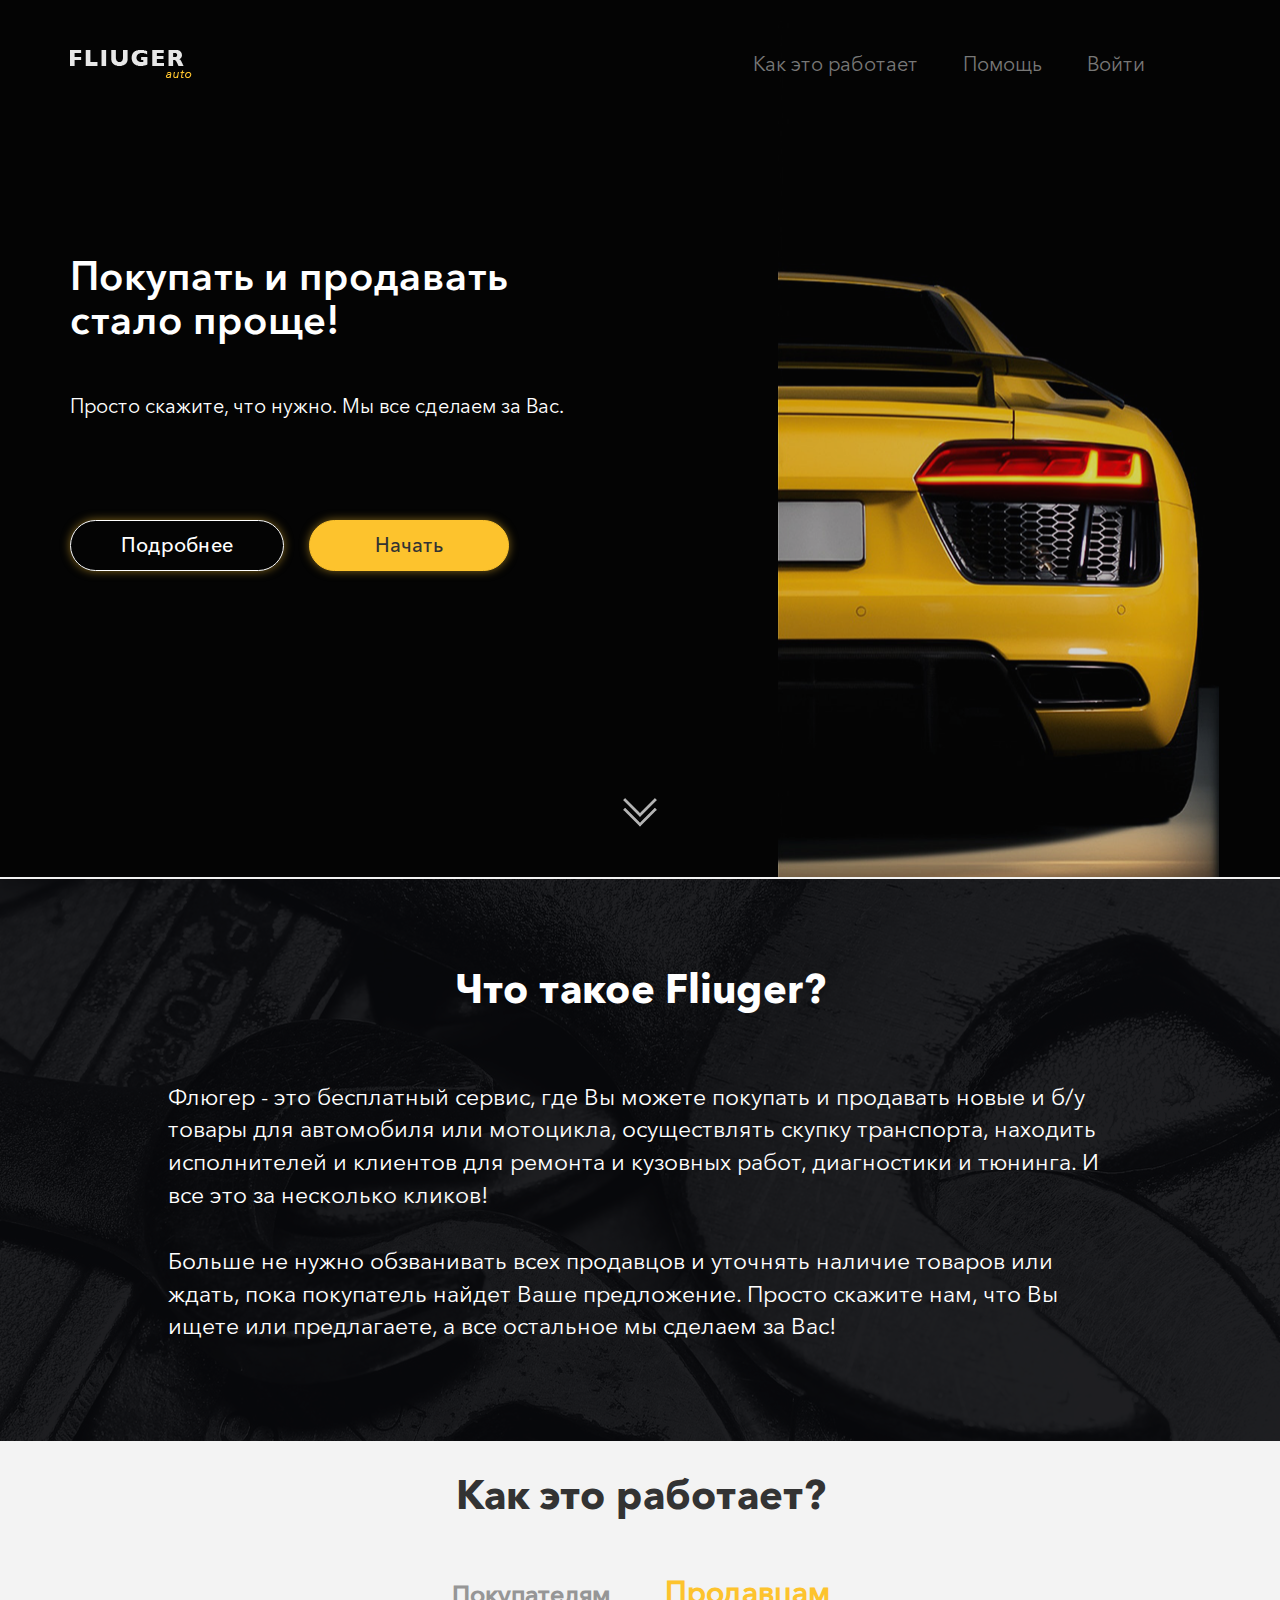
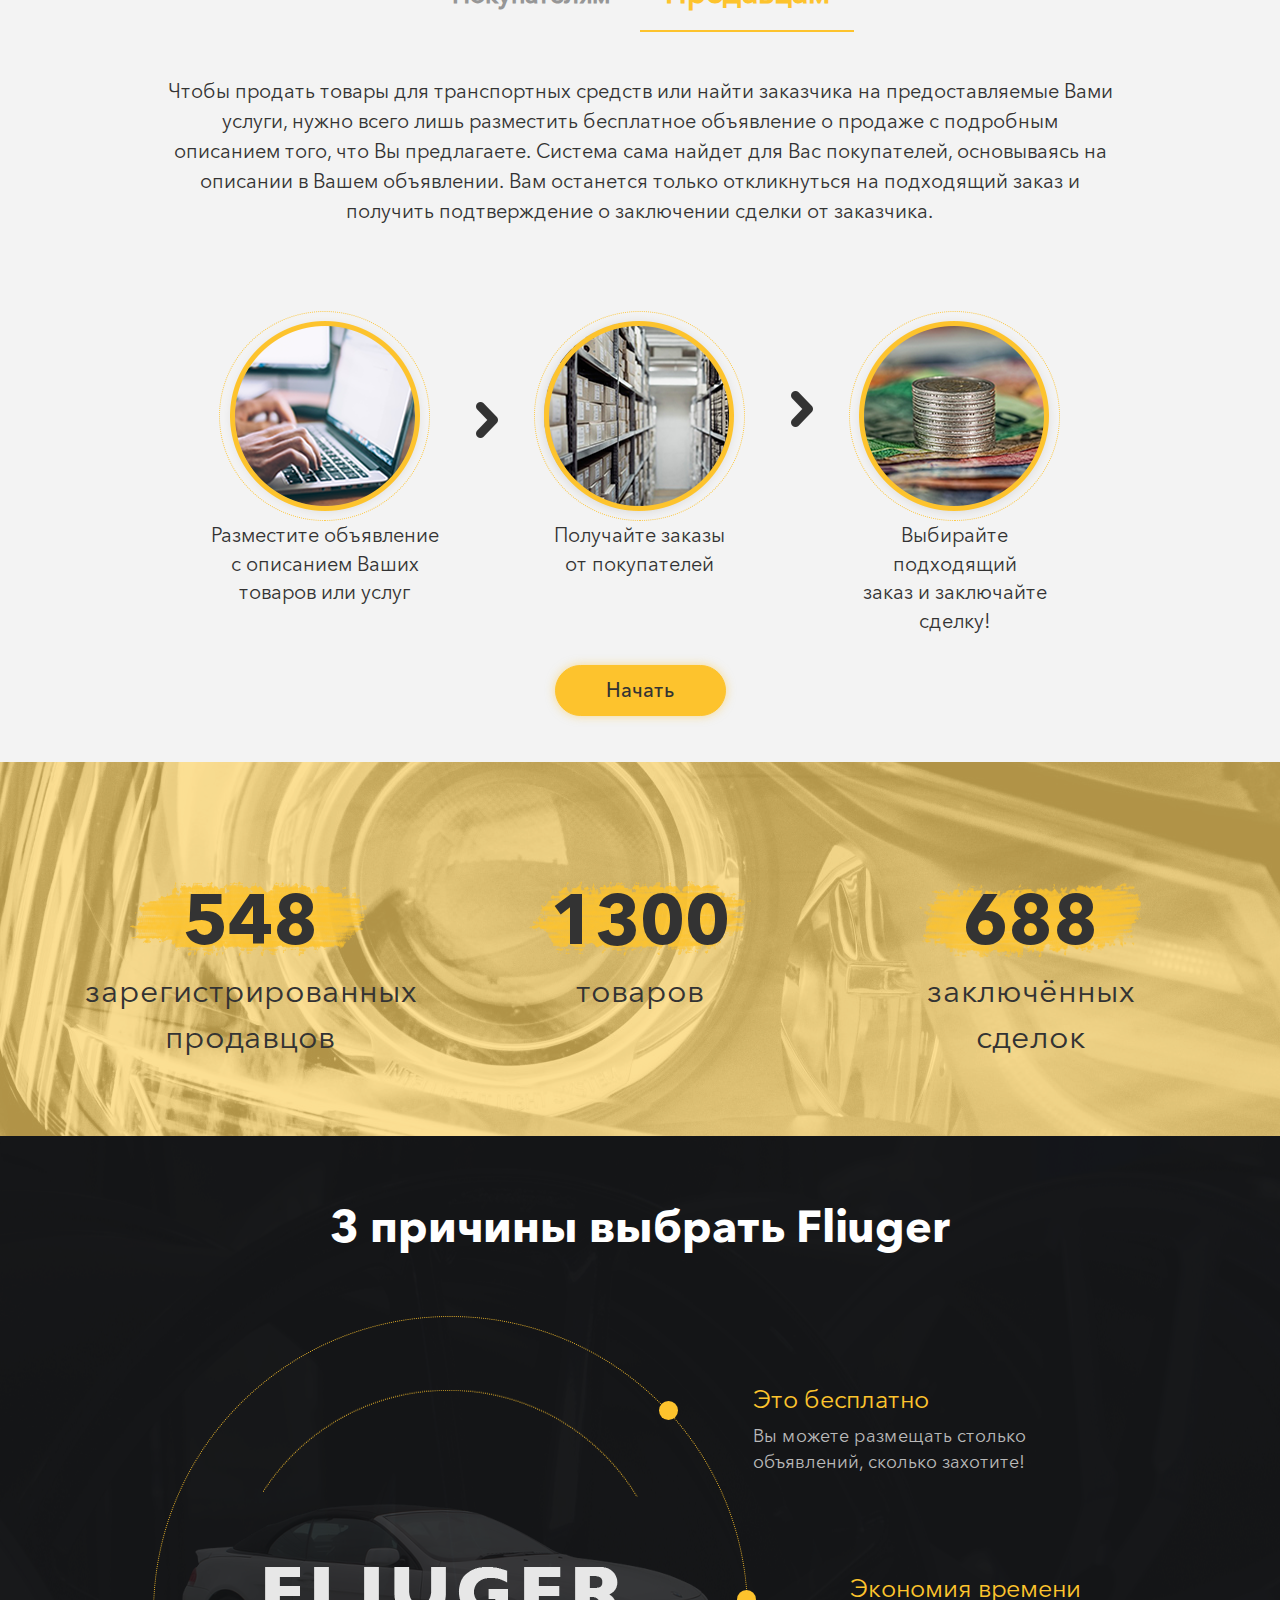
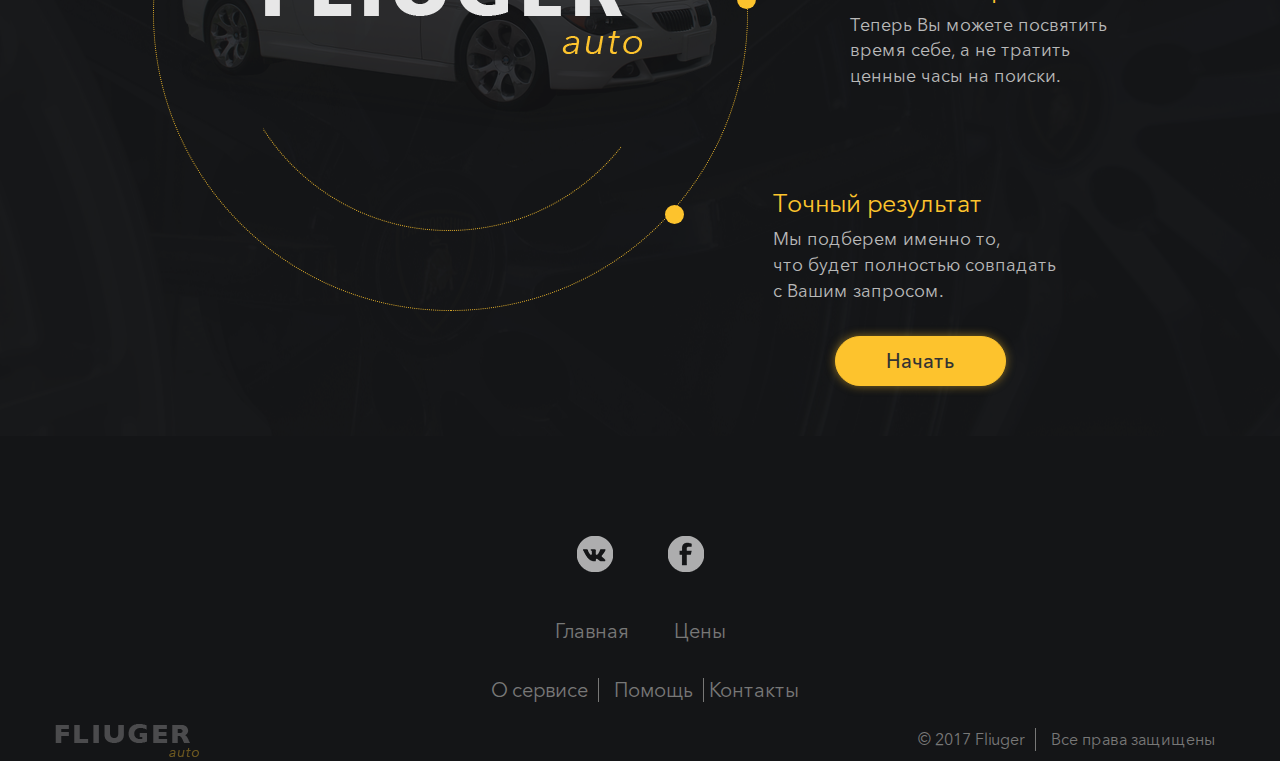
<file: FLIUGER_html/index.html>
<!DOCTYPE html>
<html lang="en">
<head>
	<meta charset="utf-8">
	<meta http-equiv="X-UA-Compatible" content="IE=edge">
	<meta name="viewport" content="width=device-width, initial-scale=1">

	<title>FLIUGER</title>

	<link rel="stylesheet" href="css/bootstrap.css">
	<link rel="stylesheet" href="css/style.css">
	
	<link rel="stylesheet" href="css/animate.css">
</head>
<body>
	<section class="header">
		<div class="container">
			<div class="row">
				<div class="col-lg-7 col-md-7 col-sm-6 col-xs-6 img-logo">
					<img src="img/logo.png" alt="fliuger" class="img-responsive">
				</div>
				<div class="col-lg-5 col-md-5 col-sm-6 col-xs-6 header-silki">
					<a href="#how-it-works" class="header-a header-off">Как это работает</a>
					<a href="" class="popup-btn header-a header-off header-a-1" data-toggle="modal" data-target="#modal-help">Помощь</a>
					<a href="#" class="in-btn header-a header-a-1" data-toggle="modal" data-target="#modal-all">Войти</a>
					<div class="profil">
						<a href="#"><span class="profil-user icon-user"></span> <span class="profil-mesage">2</span></a>
						
					</div>	

				</div>
			</div>
		</div>
		<div class="container">
			<div class="row">
				<div class="col-lg-7 col-md-7 col-sm-8 header-info">
					<h2 class="header-text-h2 header-text">Покупать и продавать<br> стало проще!</h2>
					<p class="header-text-p header-text">Просто скажите, что нужно. Мы все сделаем за Вас. </p>
					<a class="btn batton header-btn header-btn-podrobnee" href="#how-it-works">Подробнее</a>
					<button class="btn batton header-btn header-btn-go" data-toggle="modal" data-target="#modal-all">Начать</button>
				</div>
			</div>
			<div class="row">
					<a href="#whatisfliuger" class="col-lg-12 col-md-12 col-sm-12 col-xs-12 header-arow-down"><img src="img/arrow-down.png" alt="arow-down" class="header-arow-down-img"></a>
			</div>
		</div>

	</section>
	
	<section class="whatisfliuger " id="whatisfliuger">
		<div class="container">
			<div class="row">
				<h2 class="whatisfliuger-h2">Что такое Fliuger?</h2>
				<p class="  whatisfliuger-p col-lg-10 col-sm-10 col-xs-10  col-lg-offset-1 col-sm-offset-1  col-xs-offset-1">Флюгер - это бесплатный сервис, где Вы можете покупать и продавать новые и б/у товары для автомобиля или мотоцикла, осуществлять скупку транспорта, находить исполнителей и клиентов для ремонта и кузовных работ, диагностики и тюнинга. И все это за несколько кликов! 
				<br><br>
				Больше не нужно обзванивать всех продавцов и уточнять наличие товаров или ждать, пока покупатель найдет Ваше предложение. Просто скажите нам, что Вы ищете или предлагаете, а все остальное мы сделаем за Вас!
				</p>
			</div>
		</div>
	</section>

	<section class="how-it-works" id="how-it-works">
		<h2 class="how-it-works-h2">Как это работает?</h2>

		<div class="container">
			<div class="row">
				<div class="tabs col-lg-10 col-lg-offset-1 col-md-10 col-md-offset-1 col-sm-10 col-sm-offset-1 col-xs-10 col-xs-offset-1">

				    <input id="tab1" type="radio" name="tabs" class="tab-input" >
				    <label for="tab1" title="Вкладка 1" class="tab-label">Покупателям</label>
				 
				    <input id="tab2" type="radio" name="tabs"  checked class="tab-input">
				    <label for="tab2" title="Вкладка 2" class="tab-label">Продавцам</label>

				    <section id="content-tab1">
				        <p>
						Чтобы купить какой-либо товар для Вашего транспортного средства или заказать услугу, нужно всего лишь разместить бесплатное объявление о покупке с подробным описанием того, что Вы ищете. 
						<br><br>
						Те продавцы, у которых имеется точно такой же товар или услуга, получат уведомление и сами свяжутся с Вами наиболее удобным для Вас способом. Вам останется лишь выбрать самое привлекательное предложение из поступивших и совершить сделку.
				        </p>
				                	<section class="features">

				                			      <div class="features-block features-not-mob features-not-mob-arrow col-lg-4 cpl-md-4 col-sm-4">
				                			        <div class="features-img">
				                			          <picture>
				                			            
				                			            <img src="img/2nout.png" alt="Разместите объявление" class="features-img">
				                			          
				                			          </picture>
				                							 
				                			        </div>
				                			        <p>Разместите объявление <br>
				                						с описанием Ваших <br>
				                						товаров или услуг</p>
				                					
				                			      </div>
				                					
				                			      <div class=" features-block features-not-mob features-not-mob-arrow col-lg-4 cpl-md-4 col-sm-4">
				                			        <div class="features-img">
				                			          <picture>
				                			            
				                			            <img src="img/divan.png" alt="Заключаем договор" class="features-img">
				                			           
				                			          </picture>
				                			        
				                			        </div>
				                			        <p>
				                			        	Получайте заказы
				                						<br>от покупателей
				                			        </p>
				                			     
				                			      </div>
				                					  

				                			      <div class=" features-block features-not-mob col-lg-4 cpl-md-4 col-sm-4">
				                			        <div class="features-img">
				                			          <picture>
				                			           
				                			           <img src="img/visa.png" alt="Заключаем договор" class="features-img">
				                			          </picture>
				                			        </div>
				                			        <p>Выбирайте подходящий <br>
				                						заказ и заключайте <br>
				                						сделку!
				                					</p>
				                					
				                			    
				                		    
				                					</div>
				        			</section>

				        	        <section class="features">
				        	        	  

				        	        	    <div class="features-slaider">
				        	        		      <div class="features-block features-not-mob-arrow ">
				        	        		        <div class="features-img">
				        	        		          <picture>
				        	        		           
				        	        		            <img src="img/2nout.png" alt="Платите по факту" class="features-img">
				        	        		          
				        	        		          </picture>
				        	        						 
				        	        		        </div>
				        	        		        <p>Разместите объявление <br>
				        	        					с описанием Ваших <br>
				        	        					товаров или услуг</p>
				        	        				
				        	        		      </div>
				        	        				
				        	        		      <div class=" features-block features-not-mob-arrow-2 ">
				        	        		        <div class="features-img">
				        	        		          <picture>
				        	        		            
				        	        		            <img src="img/divan.png" alt="Заключаем договор" class="features-img">
				        	        		           
				        	        		          </picture>
				        	        		        
				        	        		        </div>
				        	        		        <p>
				        	        		        	Получайте заказы
				        	        					<br>от покупателей
				        	        		        </p>
				        	        		     
				        	        		      </div>
				        	        				  

				        	        		      <div class=" features-block">
				        	        		        <div class="features-img">
				        	        		          <picture>
				        	        		       
				        	        		           <img src="img/visa.png" alt="Заключаем договор" class="features-img">
				        	        		          </picture>
				        	        		        </div>
				        	        		        <p>Выбирайте подходящий <br>
				        	        					заказ и заключайте <br>
				        	        					сделку!
				        	        				</p>
				        	        				
				        	        		      </div>

				        	        		      
				        	        		    </div>
				        	        		    
				        	        		

				        	        	  <div class="btn-center">
				        	        	  	<button class="btn batton header-btn how-it-works-btn btn-center-btn" data-toggle="modal" data-target="#modal-all">Начать</button>
				        	        	  </div>
				        	        </section>
				    </section>  
				    <section id="content-tab2">
				        <p>
				          Чтобы продать товары для транспортных средств или найти заказчика на предоставляемые Вами услуги, нужно всего лишь разместить бесплатное объявление о продаже с подробным описанием того, что Вы предлагаете. Система сама найдет для Вас покупателей, основываясь на описании в Вашем объявлении. Вам останется только откликнуться на подходящий заказ и получить подтверждение о заключении сделки от заказчика.
				        </p>
				        	<section class="features">
									     <div class="features-block features-not-mob features-not-mob-arrow col-lg-4 cpl-md-4 col-sm-4">
				        			        <div class="features-img">
				        			          <picture>
				        			            
				        			            <img src="img/1nout.png" alt="Разместите объявление" class="features-img">
				        			          
				        			          </picture>
				        							 
				        			        </div>
				        			        <p>Разместите объявление <br>
				        						с описанием Ваших <br>
				        						товаров или услуг</p>
				        					
				        			      </div>
				        					
				        			      <div class=" features-block features-not-mob features-not-mob-arrow col-lg-4 cpl-md-4 col-sm-4">
				        			        <div class="features-img">
				        			          <picture>
				        			            
				        			            <img src="img/2sklad.png" alt="Заключаем договор" class="features-img">
				        			           
				        			          </picture>
				        			        
				        			        </div>
				        			        <p>
				        			        	Получайте заказы
				        						<br>от покупателей
				        			        </p>
				        			     
				        			      </div>
				        					  

				        			      <div class=" features-block features-not-mob col-lg-4 cpl-md-4 col-sm-4">
				        			        <div class="features-img">
				        			          <picture>
				        			           
				        			           <img src="img/3coin.png" alt="Заключаем договор" class="features-img">
				        			          </picture>
				        			        </div>
				        			        <p>Выбирайте подходящий <br>
				        						заказ и заключайте <br>
				        						сделку!
				        					</p>
				        					
				        			    	</div>
							</section>
					        <section class="features">
					        

					        	    <div class="features-slaider">
					        		      <div class="features-block features-not-mob-arrow ">
					        		        <div class="features-img">
					        		          <picture>
					        		           
					        		            <img src="img/1nout.png" alt="Платите по факту" class="features-img">
					        		          
					        		          </picture>
					        						 
					        		        </div>
					        		        <p>Разместите объявление <br>
					        					с описанием Ваших <br>
					        					товаров или услуг</p>
					        				
					        		      </div>
					        				
					        		      <div class=" features-block features-not-mob-arrow-2 ">
					        		        <div class="features-img">
					        		          <picture>
					        		            
					        		            <img src="img/2sklad.png" alt="Заключаем договор" class="features-img">
					        		           
					        		          </picture>
					        		        
					        		        </div>
					        		        <p>
					        		        	Получайте заказы
					        					<br>от покупателей
					        		        </p>
					        		     
					        		      </div>
					        				  

					        		      <div class=" features-block">
					        		        <div class="features-img">
					        		          <picture>
					        		       
					        		           <img src="img/3coin.png" alt="Заключаем договор" class="features-img">
					        		          </picture>
					        		        </div>
					        		        <p>Выбирайте подходящий <br>
					        					заказ и заключайте <br>
					        					сделку!
					        				</p>
					        				
					        		      </div>

					        		      
					        		    </div>
					        		    
					        	

					        	  <div class="btn-center">
					        	  	<button class="btn batton header-btn how-it-works-btn btn-center-btn" data-toggle="modal" data-target="#modal-all">Начать</button>
					        	  </div>
					        </section>
				        	
				    </section> 
				</div>
			</div>
		</div>
	</section>


	<section class="info">
		<div class="container">
			<div class="row">
			<div class=" info-block info-block-1 col-lg-4 col-md-4 col-sm-4 col-xs-12" >
				<h2 class="info-block-h2 info-block-h2-1">548</h2>
				<p class="info-block-p">зарегистрированных<br>
				продавцов</p>
			</div>
			<div class=" info-block col-lg-4 col-md-4 col-sm-4 col-xs-12">
				<h2 class="info-block-h2 info-block-h2-2">1300</h2>
				<p class="info-block-p">товаров</p>
			</div>
			<div class=" info-block info-block-3 col-lg-4 col-md-4 col-sm-4 col-xs-12">
				<h2 class="info-block-h2 info-block-h2-3">688</h2>
				<p class="info-block-p">заключённых <br>сделок</p>
			</div>
			</div>
		</div>
		
	</section>

	<section class="reasons">
		<div class="container">
			<div class="row">
				<h2 class="reasons-h2">3 причины выбрать Fliuger</h2>
				<span class="reasons-img col-lg-offset-1">
					<img class="reasons-img-yes-img" src="img/reasons/auto.png" alt="auto">
					<img class="reasons-img-no-img" src="img/reasons/no_auto.png" alt="no_auto">
				</span>
				<div class="reasons-block col-lg-5 col-lg-offset-7 col-md-5 col-md-offset-7 col-sm-5 col-sm-offset-7 col-xs-9 col-xs-offset-3">
					<h3 class="reasons-block-h3">Это бесплатно</h3>
					<p class="reasons-block-p">Вы можете размещать столько<br>
					объявлений, сколько захотите! 
					</p>
				</div>
				<div class="reasons-block reasons-block-2 col-lg-4 col-lg-offset-8 col-md-4 col-md-offset-8 col-sm-4 col-sm-offset-8 col-xs-8 col-xs-offset-4" >
					<h3 class="reasons-block-h3">Экономия времени</h3>
					<p class="reasons-block-p">Теперь Вы можете посвятить<br>
					время себе, а не тратить<br>
					ценные часы на поиски. 
					</p>
				</div>
				<div class="reasons-block reasons-block-3 col-lg-5 col-lg-offset-7 col-md-5 col-md-offset-7 col-sm-5 col-sm-offset-7 col-xs-9 col-xs-offset-3" >
					<h3 class="reasons-block-h3">Точный результат</h3>
					<p class="reasons-block-p">Мы подберем именно то, <br>
					что будет полностью совпадать<br>
					с Вашим запросом.  
				</p>
					</div>
					<button class="btn batton reasons-btn col-lg-offset-7 col-md-offset-7 col-sm-offset-7 col-xs-offset-3" data-toggle="modal" data-target="#modal-all">Начать</button>
			</div>
		</div>
	</section>

	<section class="footer">
		<div class="container">
			<div class="row">
				<div class="footer-block">

					<a class="footer-block-icon" href="#">
					<img src="img/footer/vk_icon.png" alt="">
					</a>
					<a class="footer-block-icon" href="#">
					<img src="img/footer/fb_icon.png" alt="">
					</a>
				</div>
				<div class="footer-block-two">
					<a href="index.html" class="header-b ">Главная</a>
					<a href="#" class="header-b header-a-1">Цены</a>
				</div>
				<div class="footer-block-three">
					<a href="#" class="header-footer footer-block-three-text" data-toggle="modal" data-target="#modal-info">О сервисе</a>
				
					<a href="#" class="header-footer footer-block-three-text" data-toggle="modal" data-target="#modal-help">Помощь</a>
					
					<a href="" class="header-footer">Контакты</a>
				</div>
				<div class="footer-mob">

					<a class="footer-block-icon" href="#">
					<img src="img/footer/vk_icon.png" alt="">
					</a>
					<a class="footer-block-icon" href="#">
					<img src="img/footer/fb_icon.png" alt="">
					</a>
				</div>

				<div class="footer-niz">
					<img src="img/footer/fliuger.png" alt="fliuger">
					<p class="footer-niz-text footer-niz-text-1">© 2017 Fliuger</p> <p class="footer-niz-text"> Все права защищены </p>
				</div>
			</div>
		</div>
	</section>


	<!--Мадальные окна-->
	 <!--Регистрация-->
	 <div class="modal fade" id="modal-all" tabindex="-1" role="dialog"  aria-hidden="true">
	 	<div class="close" data-dismiss="modal" aria-hidden="true"></div>
	  

	   <div class="modal-dialog modal-lg">
	     <div class="modal-content">
	       <div class="tabs-modal ">

	           <input id="tab-modal-1" type="radio" name="tab-modal" class="tab-input" checked>
	           <label for="tab-modal-1" title="Вкладка 1" class="tab-label ">Вход</label>
	        
	           <input id="tab-modal-2" type="radio" name="tab-modal" class="tab-input">
	           <label for="tab-modal-2" title="Вкладка 2" class="tab-label ">Регистрация</label>

	           <div id="content-tabs-modal-1"  class="tabs-modal-section">
	       		<div class="in" id="in">
	       		 <!--Само (белое) модальное окно-->
	       		   <div class="in-dialog" id="tab-5" >
	       		    <!--Содержимое модального окна-->
	       		     <div class="in-content">

	       		             <div class="in-social">

	       						<div class="social-seting"><span class="social-icon icon-ok"></span></div>
	       						<div class="social-seting"><span class="social-icon icon-vk"></span></div>
	       						<div class="social-seting"><span class="social-icon icon-facebook"></span></div>
	       						<div class="social-seting"><span class="social-icon icon-twitter"></span></div>
	       						<div class="social-seting"><span class="social-icon icon-google-plus"></span></div>


	       		             </div>
	       		       <form class="in-form">
	       		       	       <p>или</p>
	       		       	       <input type="text" placeholder="Электронная почта" required class="in-input">
	       		       	       <input type="text" placeholder="Пароль" required class="in-input">

	       		       	       <!-- добавление элемента div -->
	       		       	       <div class="g-recaptcha in-capcha" data-sitekey="6LcpT0gUAAAAAH9TXK4j3Ed6mApvPktzh3-88A8z"></div>
	       		       	       <!-- элемент для вывода ошибок -->
	       		       	       <div class="text-danger" id="recaptchaError"></div>
	       		       	       <!-- js-скрипт гугл капчи -->
	       		       	       <script src='https://www.google.com/recaptcha/api.js'></script>
	       		       	       <button class="btn batton in-botton">Войти</button>
	       		       	      
	       		       </form>
	       				      <p class="in-info"><a href="#" class="header-c">Забыли пароль?</a></p>
	       		     </div>
	       		   </div>
	       		</div>

	           </div>  

	        <div id="content-tabs-modal-2" class="tabs-modal-section">
	       			
	       		<div class="register" id="register">
	       				  <!--Само (белое) модальное окно-->
	       		  <div class="register-dialog" id="tab-6" >
	       				     <!--Содержимое модального окна-->
	       			<div class="register-content">
	       				       
	       		       	<div class="register-social">
	       			       	<div class="social-seting"><span class="social-icon icon-ok"></span></div>
	       					<div class="social-seting"><span class="social-icon icon-vk"></span></div>
	       					<div class="social-seting"><span class="social-icon icon-facebook"></span></div>
	       					<div class="social-seting"><span class="social-icon icon-twitter"></span></div>
	       					<div class="social-seting"><span class="social-icon icon-google-plus"></span></div>

	       		       </div>
	       				<p>или</p>
	       		        <form class="register-form">
	       		        	     
	       		        	       <input type="text" placeholder="Имя" required class="register-input">
	       		        	        <input type="text" placeholder="Электронная почта" required class="register-input">
	       		        	       <input type="password" placeholder="Пароль" required class="register-input">

	       		        	       <!-- добавление элемента div -->
	       		        	       <div class="capcha">
	       		        	       	<div class="g-recaptcha in-capcha" data-sitekey="6LcpT0gUAAAAAH9TXK4j3Ed6mApvPktzh3-88A8z"></div>
	       		        	       </div>
	       		        	       <!-- элемент для вывода ошибок -->
	       		        	       <div class="text-danger" id="recaptchaError1"></div>
	       		        	       <button class="btn batton register-botton">Зарегистрироваться</button>

	       		        	      
	       		        </form>
	       		        
	       		      </div>
	       		    </div>
		       		</div>
		       		
		       		    <div class="register-info register-info-2">
		       		    	<p >Нажимая на кнопку "Создать", Вы соглашаетесь 
		       				с условиями <a href="#" class="register-info-a">Пользовательского соглашения</a>
		       			</p>
		       		    </div>
	       	</div>

	       </div>
	     </div>
	   </div>
	 </div>	 <!--Регистрация-->

	 <div class="modal fade" id="modal-info" tabindex="-1" role="dialog"  aria-hidden="true">
	 	<div class="close" data-dismiss="modal" aria-hidden="true"></div>
		   <div class="modal-dialog modal-lg">
		     <div class="modal-content">
		       <div class="tabs-modal ">

				<h2>О нас</h2>
				<p>Lorem ipsum dolor sit amet, consectetur adipisicing elit. Architecto, obcaecati dicta. Totam quasi officia numquam accusamus impedit, accusantium nostrum facere quod magnam facilis, et. Suscipit ullam deleniti ea impedit voluptatem temporibus animi culpa minima atque omnis mollitia dolore incidunt quisquam corporis, eaque repudiandae, perspiciatis, in odit soluta, distinctio! Sint quo illo impedit, hic voluptatum ratione quia in quidem minus vitae nulla pariatur rerum, ipsa placeat consequatur obcaecati facere, deserunt molestias eveniet. Veniam, modi, corporis. Iste, cumque. Sapiente doloribus, dicta accusantium fuga, repellendus quis deserunt, excepturi iure quo perferendis qui ipsa ipsum quaerat enim debitis quae earum odio blanditiis totam inventore!</p>


		     </div>
		   </div>
		 </div>
	   </div><!--О нас-->

	    <div class="modal fade" id="modal-moreinfo" tabindex="-1" role="dialog" 	aria-hidden="true">
	    	<div class="close" data-dismiss="modal" aria-hidden="true"></div>
	   	   <div class="modal-dialog modal-lg">
	   	     <div class="modal-content">
	   	       <div class="tabs-modal ">

	   			<h2>Подробнее</h2>
	   			<p>Lorem ipsum dolor sit amet, consectetur adipisicing elit. Architecto, obcaecati dicta. Totam quasi officia numquam accusamus impedit, accusantium nostrum facere quod magnam facilis, et. Suscipit ullam deleniti ea impedit voluptatem temporibus animi culpa minima atque omnis mollitia dolore incidunt quisquam corporis, eaque repudiandae, perspiciatis, in odit soluta, distinctio! Sint quo illo impedit, hic voluptatum ratione quia in quidem minus vitae nulla pariatur rerum, ipsa placeat consequatur obcaecati facere, deserunt molestias eveniet. Veniam, modi, corporis. Iste, cumque. Sapiente doloribus, dicta accusantium fuga, repellendus quis deserunt, excepturi iure quo perferendis qui ipsa ipsum quaerat enim debitis quae earum odio blanditiis totam inventore!</p>


	   	     </div>
	   	   </div>
	   	 </div>
	    </div>

	

	  <div class="modal fade" id="modal-help" tabindex="-1" role="dialog"  aria-hidden="true">
	  	<div class="close" data-dismiss="modal" aria-hidden="true"></div>
	 	   <div class="modal-dialog modal-lg">
	 	     <div class="modal-content">
	 	       <div class="tabs-modal ">

	 			<h2>Помощь</h2>
	 			<p>Lorem ipsum dolor sit amet, consectetur adipisicing elit. Architecto, obcaecati dicta. Totam quasi officia numquam accusamus impedit, accusantium nostrum facere quod magnam facilis, et. Suscipit ullam deleniti ea impedit voluptatem temporibus animi culpa minima atque omnis mollitia dolore incidunt quisquam corporis, eaque repudiandae, perspiciatis, in odit soluta, distinctio! Sint quo illo impedit, hic voluptatum ratione quia in quidem minus vitae nulla pariatur rerum, ipsa placeat consequatur obcaecati facere, deserunt molestias eveniet. Veniam, modi, corporis. Iste, cumque. Sapiente doloribus, dicta accusantium fuga, repellendus quis deserunt, excepturi iure quo perferendis qui ipsa ipsum quaerat enim debitis quae earum odio blanditiis totam inventore!</p>


	 	     </div>
	 	   </div>
	 	 </div>
	    </div>
	















      <div id="back-to-top"> 
      <i class="glyphicon glyphicon-chevron-up"></i> 
      </div>
      
      

	<!--Подключаем стили jquery-->
	<script src="js/jquery-3.3.1.js"></script>
	<script src="js/bootstrap.min.js"></script>
	<!--Подключаем слайдер-->
	<link rel="stylesheet" type="text/css" href="slick/slick.css"/>
	<link rel="stylesheet" type="text/css" href="slick/slick-theme.css"/>
	<script type="text/javascript" src="slick/slick.min.js"></script>
	
	<script src="js/wow.min.js"></script>

	<script>
		var wow = new WOW;
		wow.init();


		var limit = $(window).height()/3, 
		$backToTop = $('#back-to-top'); 

		$(window).scroll(function () { 
		if ( $(this).scrollTop() > limit ) { 
		$backToTop.fadeIn(); 
		} else { 
		$backToTop.fadeOut(); 
		} 
		}); 

		// scroll body to 0px on click 
		$backToTop.click(function () { 
		$('body,html').animate({ 
		scrollTop: 0 
		}, 1500); 
		return false; 
		});

		/*крестик*
		$(document).ready(function(){

		        $('.close').on('click', function(event) {
		          event.preventDefault();
		          $('#modal-all, .modal-backdrop').fadeOut();
		        });
		        

		        });   		/*крестик*/





		$(document).ready(function(){
			$('.features-slaider').slick({
			  
				infinite: false,
				slidesToShow: 3,
				slidesToScroll: 3,

				responsive: [
				    {
				      breakpoint: 991,
				      settings: {  	
				        slidesToShow: 2,
				        slidesToScroll: 1,
				        infinite: false,
				        prevArrow: '<button class="prev arrow"></button>',
				        nextArrow: '<button class="next arrow"></button>',
				      }
				    },
				    {
				      breakpoint: 767,
				      settings: {
				        slidesToShow: 1,
				        prevArrow: '<button class="prev arrow"></button>',
				        nextArrow: '<button class="next arrow"></button>',
				        slidesToScroll: 1,
				     	respondTo: 'slider',
				      }
				    }
				  ]
			});
		});
	  
	</script>
</body>
</html>
</file>
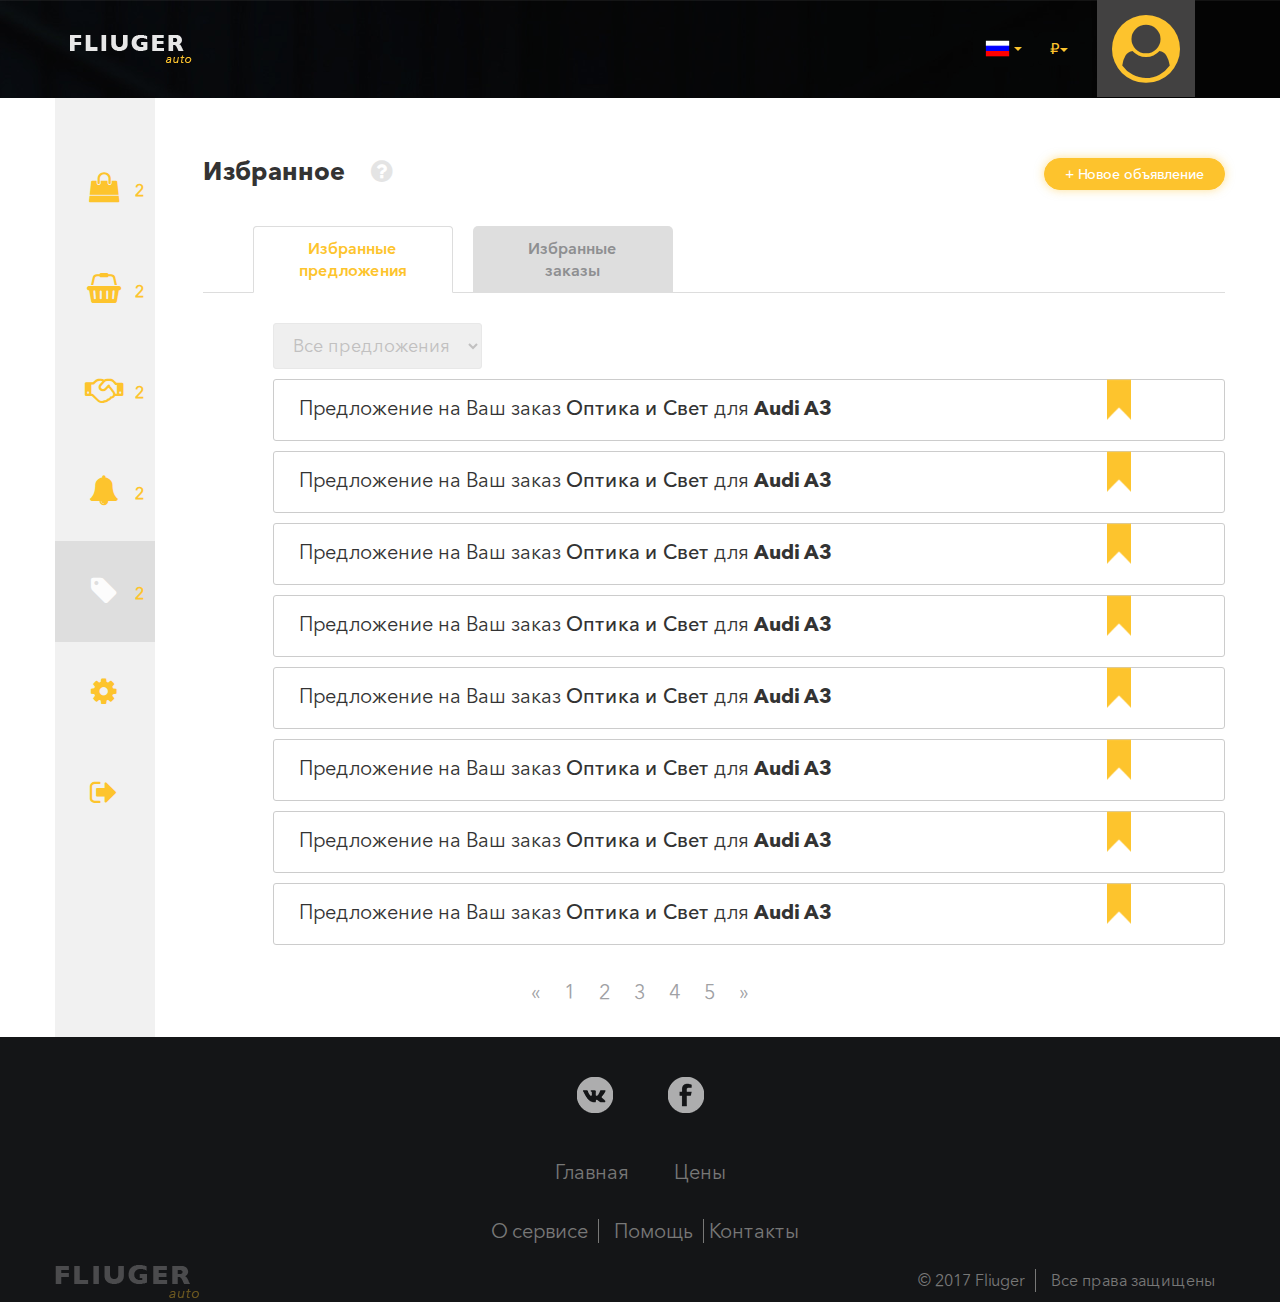
<file: FLIUGER_html/izbranoe.html>
<!DOCTYPE html>
<html lang="en">
<head>
	 <meta charset="utf-8">
	 <meta http-equiv="X-UA-Compatible" content="IE=edge">
	 <meta name="viewport" content="width=device-width, initial-scale=1">

	 <title>Избранное</title>
	<!--fa cdn-->
		 <link rel="stylesheet" href="css/font-awesome.min.css">

	 <link rel="stylesheet" href="css/bootstrap.css">
	 <link rel="stylesheet" href="css/style.css">
	 <script src="js/jquery-3.3.1.js"></script>
	 <script src="js/bootstrap.min.js"></script>
</head>
<body class="body-izbranoe">


	<section class="small">
	    <div class="container">

	        <div class="col-lg-7 col-md-6 col-sm-6 col-xs-6 img-logo-izdbranoe">
	            <img src="img/logo.png" alt="fliuger" class="img-responsive"/>
	        </div>



	        <div class="col-lg-5 col-md-6 col-sm-6 col-xs-6">
	        <div class="select-two"><!--SELECT VALUTE AND LANGUAGE-->
	        	<div class="btn-group btn-group-flag">    
	        		<!-- CURRENCY, BOOTSTRAP DROPDOWN -->
	        	                <!--<a class="btn btn-primary" href="javascript:void(0);">Currency</a>-->                    
	        	                <a class="btn btn-primary dropdown-toggle dropdown-toggle-flag" data-toggle="dropdown" href="#"><img class="tab-pane-img-flag" src="img/Russia.png"> <span class="caret"></span></a>
	        	               
	        	                <ul class="dropdown-menu dropdown-menu-flag select-two-block">
	        	                    <li><a href="javascript:void(0);">
	        	                        <img class="tab-pane-img-flag" src="img/Russia.png" /></a>
	        	                    </li>
	        	                    <li><a href="javascript:void(0);">
	        	                        <img class="tab-pane-img-flag tab-pane-options-two" src="img/United-States.png" /></a>
	        	                    </li>
	        	             
	        	                </ul>
	        	</div>	
	        	<div class="btn-group btn-group-valute">    
	        		<!-- CURRENCY, BOOTSTRAP DROPDOWN -->
	        	                <!--<a class="btn btn-primary" href="javascript:void(0);">Currency</a>-->                    
	        	                <a class="btn btn-primary dropdown-toggle-valute" data-toggle="dropdown" href="#">₽<span class="caret"></span></a>
	        	               
	        	                <ul class="dropdown-menu dropdown-menu-valute select-two-block select-two-block-set ">
	        	                    <li><a href="javascript:void(0);">₽</a></li>  
	        	                    <li><a href="javascript:void(0);">$</a></li>  
	        	                    <li><a href="javascript:void(0);">€</a></li>

	        	             
	        	                </ul>
	        	</div>	
		
			</div><!--SELECT VALUTE AND LANGUAGE-->
	            <div class="small-prof">
	                <a href="#" class="no-link"><i class="fa fa-user-circle"></i></a>
	            </div>
	        </div>

	    </div>

	</section>



	

	<nav class="navbar navbar-inverse navbar-static-top navbar-mobile" role="navigation">

	    <div class="container">
	      <div class="navbar-header navbar-header-seting">
		      <button type="button" class="navbar-toggle collapsed" data-toggle="collapse" data-target="#bs-example-navbar-collapse-1">
		        <span class="sr-only"></span>
		        <span class="icon-bar"></span>
		        <span class="icon-bar"></span>
		        <span class="icon-bar"></span>
		      </button>
	     	 <button class="fa fa-plus btn-hover-mob"></button>
	     	         <div class="select-two"><!--SELECT VALUTE AND LANGUAGE-->
	     	         	<div class="btn-group btn-group-flag">    
	     	         		<!-- CURRENCY, BOOTSTRAP DROPDOWN -->
	     	         	                <!--<a class="btn btn-primary" href="javascript:void(0);">Currency</a>-->                    
	     	         	                <a class="btn btn-primary dropdown-toggle dropdown-toggle-flag" data-toggle="dropdown" href="#"><img class="tab-pane-img-flag" src="img/Russia.png"> <span class="caret"></span></a>
	     	         	               
	     	         	                <ul class="dropdown-menu dropdown-menu-flag select-two-block">
	     	         	                    <li><a href="javascript:void(0);">
	     	         	                        <img class="tab-pane-img-flag" src="img/Russia.png" /></a>
	     	         	                    </li>
	     	         	                    <li><a href="javascript:void(0);">
	     	         	                        <img class="tab-pane-img-flag tab-pane-options-two" src="img/United-States.png" /></a>
	     	         	                    </li>
	     	         	             
	     	         	                </ul>
	     	         	</div>	
	     	         	<div class="btn-group btn-group-valute ">    
	     	         		<!-- CURRENCY, BOOTSTRAP DROPDOWN -->
	     	         	                <!--<a class="btn btn-primary" href="javascript:void(0);">Currency</a>-->                    
	     	         	                <a class="btn btn-primary dropdown-toggle-valute" data-toggle="dropdown" href="#">₽<span class="caret"></span></a>
	     	         	               
	     	         	                <ul class="dropdown-menu dropdown-menu-valute select-two-block select-two-block-set ">
	     	         	                    <li><a href="javascript:void(0);">₽</a></li>  
	     	         	                    <li><a href="javascript:void(0);">$</a></li>  
	     	         	                    <li><a href="javascript:void(0);">€</a></li>

	     	         	             
	     	         	                </ul>
	     	         	</div>	
	     	 	
	     	 		</div><!--SELECT VALUTE AND LANGUAGE-->
	    </div>

	 	</div>
	</nav>


 	
	<div class="container cont-nav">

		<div class="row">
							    <!-- Collect the nav links, forms, and other content for toggling -->
							    <div class="collapse navbar-collapse" id="bs-example-navbar-collapse-1">
							                <ul class="nav navbar-nav">
							                	<div class="small-prof-mobile">
							                	    <a href="#" class="no-link"><i class="fa fa-user-circle"></i></a>
							                	    <span class="small-prof-mobile-span">
							                	    <div>
							                	    	<p>Имя </p> 
							                	    	<p>Фамилия</p>
							                	    </div>
													<i class="fa fa-star" aria-hidden="true"></i>
													<i class="fa fa-star" aria-hidden="true"></i>
													<i class="fa fa-star" aria-hidden="true"></i>
													<i class="fa fa-star" aria-hidden="true"></i>
													<i class="fa fa-star" aria-hidden="true"></i>
							                	    </span>
							                	</div>
							                 <a href="purchase.html" >
			                     <i class="toggle-menu-icon toggle-menu-icon-mob fa fa-shopping-bag"></i> 
			                     <span class="menu-title-mobile">Мои покупки</span><span class="menu-title-alerts">2</span>
			                 </a>
			                 <a href="selling.html">
			                     <i class="toggle-menu-icon toggle-menu-icon-mob fa fa-shopping-basket"></i> 
			                     <span class="menu-title-mobile">Мои Продажи</span><span class="menu-title-alerts">2</span>
			                 </a>
			                 <a href="#">
			                     <i class="toggle-menu-icon toggle-menu-icon-mob fa fa-shopping-bag" aria-hidden="true"></i> 
			                     <span class="menu-title-mobile">Мои сделки</span><span class="menu-title-alerts">2</span>
			                 </a>
			                 <a href="notice.html">
			                     <i class="toggle-menu-icon toggle-menu-icon-mob fa fa-bell"></i> 
			                     <span class="menu-title-mobile">Сообщения</span><span class="menu-title-alerts">2</span>
			                 </a>
			                 <a href="izbranoe.html" class="active-mob">
			                     <i class="toggle-menu-icon toggle-menu-icon-mob fa fa-tag"></i> 
			                     <span class="menu-title-mobile">Избраное</span><span class="menu-title-alerts">2</span>
			                 </a>
			                 <a href="#">
			                     <i class="toggle-menu-icon toggle-menu-icon-mob fa fa-cog"></i> 
			                     <span class="menu-title-mobile">Настройки</span>
			                 </a>              
			                 <a href="#">
			                     <i class="toggle-menu-icon toggle-menu-icon-mob fa fa-sign-out"></i> 
			                     <span class="menu-title-mobile">Выход</span>
			                 </a>
			                </ul>

			    </div>
			                <div class="menu-push container" id="container">
			                     <nav class="toggle-menu menu-vertical menu-left" id="nav">
			                     	<a href="purchase.html" class="toggle-menu-top toggle-menu-alert">
			                     	    <i class="toggle-menu-icon fa fa-shopping-bag"></i> 
			                     	    <span class="menu-title">Мои покупки</span>

			                     	</a>
			                     	<a href="selling.html" class="toggle-menu-alert">
			                     	    <i class="toggle-menu-icon fa fa-shopping-basket"></i> 
			                     	    <span class="menu-title">Мои Продажи</span>

			                     	</a>
			                     	<a href="#" class="toggle-menu-alert">
			                     	    <i class="toggle-menu-icon fa fa-handshake-o" aria-hidden="true"></i> 
			                     	    <span class="menu-title">Мои сделки</span>
			                     	</a>
			                     	<a href="notice.html" class="toggle-menu-alert">
			                     	    <i class="toggle-menu-icon fa fa-bell"></i> 
			                     	    <span class="menu-title">Сообщения</span>

			                     	</a>
			                     	<a href="izbranoe.html" class="toggle-menu-alert active">
			                     	    <i class="toggle-menu-icon fa fa-tag"></i> 
			                     	    <span class="menu-title">Избраное</span>

			                     	</a>
			                     	<a href="#">
			                     	    <i class="toggle-menu-icon fa fa-cog"></i> 
			                     	    <span class="menu-title">Настройки</span>
			                     	</a>
			                     	<a href="#" >
			                     	    <i class="toggle-menu-icon toggle-menu-icon-mob fa fa-sign-out"></i> 
			                     	    <span class="menu-title">Выход</span>
			                     	</a>
			                        

			                     </nav>
			                  
			                    <div class="main">
			                        
			                        
			                        
			                    </div>
			                </div> <!--menu-push-->
			    


			<div class="nameandbuttom col-sm-offset-1">

				            	<h2 class="nameandbuttom-h2">Избранное <span class="fa fa-question-circle nameandbuttom-info" title="подсказка котороя будет видна при наведении" data-toggle="modal" data-target="#modal-izbranoe-help"></span></h2>
				                <button class="btn batton nameandbuttom-button ">+ Новое объявление</button>


					  <div class="izbranoe">
					  	


					  	  <ul class="nav nav-tabs">
					  	    <li class="active tab-panelli"><a data-toggle="tab" href="#predlojenia">Избранные предложения</a></li>
					  	    <li class="tab-panelli tab-panelli-2"><a data-toggle="tab" href="#zakazi" >Избранные заказы</a></li>
					  	  </ul>

					  	  <div class="tab-content">
					  	    <div id="predlojenia" class="tab-pane fade in active tab-pane-all">
					  	    	        <!-- Option -->

					  	    			<div class="tab-pane-setting">
					  	    				<select class="tab-pane-select">
					  	    				  <option class="tab-pane-options">Все предложения</option>
					  	    				  <option class="tab-pane-options">Предложения</option>
					  	    				  <option class="tab-pane-options">Предложения</option>
					  	    				  <option class="tab-pane-options">Предложения</option>
					  	    				  <option class="tab-pane-options">Предложения</option>
					  	    				</select>
					  	    			</div>
					  	    	      <div class="tab-pane-block">
					  	    	      	<li class="tab-pane-li"><a href="" class="tab-pane-a">Предложение на Ваш заказ <span class="tab-pane-zakaz">Оптика и Свет</span> для <span class="tab-pane-for">Audi A3 </span></a></li> 
					  	    	    	  <img src="img/izbranoe/zakladka.png" alt="zakladka" class="tab-pane-img">
					  	    	  	  </div>
					  	    	      <div class="tab-pane-block">
					  	    	      	<li class="tab-pane-li"><a href="" class="tab-pane-a">Предложение на Ваш заказ <span class="tab-pane-zakaz">Оптика и Свет</span> для <span class="tab-pane-for">Audi A3 </span></a></li> 
					  	    	    	  <img src="img/izbranoe/zakladka.png" alt="zakladka" class="tab-pane-img">
					  	    	  	  </div>
					  	    	      <div class="tab-pane-block">
					  	    	      	<li class="tab-pane-li"><a href="" class="tab-pane-a">Предложение на Ваш заказ <span class="tab-pane-zakaz">Оптика и Свет</span> для <span class="tab-pane-for">Audi A3 </span></a></li> 
					  	    	    	  <img src="img/izbranoe/zakladka.png" alt="zakladka" class="tab-pane-img">
					  	    	  	  </div>
					  	    	      <div class="tab-pane-block">
					  	    	      	<li class="tab-pane-li"><a href="" class="tab-pane-a">Предложение на Ваш заказ <span class="tab-pane-zakaz">Оптика и Свет</span> для <span class="tab-pane-for">Audi A3 </span></a></li> 
					  	    	    	  <img src="img/izbranoe/zakladka.png" alt="zakladka" class="tab-pane-img">
					  	    	  	  </div>
					  	    	      <div class="tab-pane-block">
					  	    	      	<li class="tab-pane-li"><a href="" class="tab-pane-a">Предложение на Ваш заказ <span class="tab-pane-zakaz">Оптика и Свет</span> для <span class="tab-pane-for">Audi A3 </span></a></li> 
					  	    	    	  <img src="img/izbranoe/zakladka.png" alt="zakladka" class="tab-pane-img">
					  	    	  	  </div>
					  	    	      <div class="tab-pane-block">
					  	    	      	<li class="tab-pane-li"><a href="" class="tab-pane-a">Предложение на Ваш заказ <span class="tab-pane-zakaz">Оптика и Свет</span> для <span class="tab-pane-for">Audi A3 </span></a></li> 
					  	    	    	  <img src="img/izbranoe/zakladka.png" alt="zakladka" class="tab-pane-img">
					  	    	  	  </div>
					  	    	      <div class="tab-pane-block">
					  	    	      	<li class="tab-pane-li"><a href="" class="tab-pane-a">Предложение на Ваш заказ <span class="tab-pane-zakaz">Оптика и Свет</span> для <span class="tab-pane-for">Audi A3 </span></a></li> 
					  	    	    	  <img src="img/izbranoe/zakladka.png" alt="zakladka" class="tab-pane-img">
					  	    	  	  </div>
					  	    	      <div class="tab-pane-block">
					  	    	      	<li class="tab-pane-li"><a href="" class="tab-pane-a">Предложение на Ваш заказ <span class="tab-pane-zakaz">Оптика и Свет</span> для <span class="tab-pane-for">Audi A3 </span></a></li> 
					  	    	    	  <img src="img/izbranoe/zakladka.png" alt="zakladka" class="tab-pane-img">
					  	    	  	  </div>


					  	    </div>
					  	    <div id="zakazi" class="tab-pane fade tab-pane-all">
					  	      		<div class="tab-pane-setting">
					  	      			<select class="tab-pane-select">
					  	      			  <option class="tab-pane-options">Все предложения</option>
					  	      			  <option class="tab-pane-options">Предложения</option>
					  	      			  <option class="tab-pane-options">Предложения</option>
					  	      			  <option class="tab-pane-options">Предложения</option>
					  	      			  <option class="tab-pane-options">Предложения</option>
					  	      			</select>
					  	      		</div>
					  		     <div class="tab-pane-block">
					  		     	<li class="tab-pane-li"><a href="" class="tab-pane-a">Заказ для Вашего предложения <span class="tab-pane-zakaz">Запчасти</span> для <span class="tab-pane-for">Audi A3 </span></a></li> 
					  		   	  <img src="img/izbranoe/zakladka.png" alt="zakladka" class="tab-pane-img">
					  		 	  </div>
					  		     <div class="tab-pane-block">
					  		     	<li class="tab-pane-li"><a href="" class="tab-pane-a">Заказ для Вашего предложения <span class="tab-pane-zakaz">Запчасти</span> для <span class="tab-pane-for">Audi A3 </span></a></li> 
					  		   	  <img src="img/izbranoe/zakladka.png" alt="zakladka" class="tab-pane-img">
					  		 	  </div>
					  		     <div class="tab-pane-block">
					  		     	<li class="tab-pane-li"><a href="" class="tab-pane-a">Заказ для Вашего предложения <span class="tab-pane-zakaz">Запчасти</span> для <span class="tab-pane-for">Audi A3 </span></a></li> 
					  		   	  <img src="img/izbranoe/zakladka.png" alt="zakladka" class="tab-pane-img">
					  		 	  </div>
					  		     <div class="tab-pane-block">
					  		     	<li class="tab-pane-li"><a href="" class="tab-pane-a">Заказ для Вашего предложения <span class="tab-pane-zakaz">Запчасти</span> для <span class="tab-pane-for">Audi A3 </span></a></li> 
					  		   	  <img src="img/izbranoe/zakladka.png" alt="zakladka" class="tab-pane-img">
					  		 	  </div>
					  		     <div class="tab-pane-block">
					  		     	<li class="tab-pane-li"><a href="" class="tab-pane-a">Заказ для Вашего предложения <span class="tab-pane-zakaz">Запчасти</span> для <span class="tab-pane-for">Audi A3 </span></a></li> 
					  		   	  <img src="img/izbranoe/zakladka.png" alt="zakladka" class="tab-pane-img">
					  		 	  </div>
					  		     <div class="tab-pane-block">
					  		     	<li class="tab-pane-li"><a href="" class="tab-pane-a">Заказ для Вашего предложения <span class="tab-pane-zakaz">Запчасти</span> для <span class="tab-pane-for">Audi A3 </span></a></li> 
					  		   	  <img src="img/izbranoe/zakladka.png" alt="zakladka" class="tab-pane-img">
					  		 	  </div>
					  		     <div class="tab-pane-block">
					  		     	<li class="tab-pane-li"><a href="" class="tab-pane-a">Заказ для Вашего предложения <span class="tab-pane-zakaz">Запчасти</span> для <span class="tab-pane-for">Audi A3 </span></a></li> 
					  		   	  <img src="img/izbranoe/zakladka.png" alt="zakladka" class="tab-pane-img">
					  		 	  </div>
					  		     <div class="tab-pane-block">
					  		     	<li class="tab-pane-li"><a href="" class="tab-pane-a">Заказ для Вашего предложения <span class="tab-pane-zakaz">Запчасти</span> для <span class="tab-pane-for">Audi A3 </span></a></li> 
					  		   	  <img src="img/izbranoe/zakladka.png" alt="zakladka" class="tab-pane-img">
					  		 	  </div>
					  	    </div>

					  	  </div>
					  		
						  </div>
						  </div>
				<nav aria-label="Page navigation" class="page-nav">
				  <ul class="pagination">
				    <li class="page-item">
				      <a class="page-link" href="#" aria-label="Previous">
				        <span aria-hidden="true">&laquo;</span>
				        <span class="sr-only">Previous</span>
				      </a>
				    </li>
				    <li class="page-item"><a class="page-link" href="#">1</a></li>
				    <li class="page-item"><a class="page-link" href="#">2</a></li>
				    <li class="page-item"><a class="page-link" href="#">3</a></li>
				    <li class="page-item"><a class="page-link" href="#">4</a></li>
				    <li class="page-item"><a class="page-link" href="#">5</a></li>
				    <li class="page-item">
				      <a class="page-link" href="#" aria-label="Next">
				        <span aria-hidden="true">&raquo;</span>
				        <span class="sr-only">Next</span>
				      </a>
				    </li>
				  </ul>
				</nav>

		</div>
	</div>

	    <section class="footer footer-kost">
	    	<div class="container">
	    		<div class="row">
	    			<div class="footer-block footer-block-izbranoe">

	    				<a class="footer-block-icon" href="#">
	    				<img src="img/footer/vk_icon.png" alt="">
	    				</a>
	    				<a class="footer-block-icon" href="#">
	    				<img src="img/footer/fb_icon.png" alt="">
	    				</a>
	    			</div>
	    			<div class="footer-block-two">
	    				<a href="index.html" class="header-b ">Главная</a>
	    				<a href="#" class="header-b header-a-1">Цены</a>
	    			</div>
	    			<div class="footer-block-three">
	    				<a href="#" class="header-footer footer-block-three-text">О сервисе</a>
	    			
	    				<a href="#" class="header-footer footer-block-three-text">Помощь</a>
	    				
	    				<a href="#" class="header-footer">Контакты</a>
	    			</div>
	    			<div class="footer-mob">

	    				<a class="footer-block-icon" href="#">
	    				<img src="img/footer/vk_icon.png" alt="">
	    				</a>
	    				<a class="footer-block-icon" href="#">
	    				<img src="img/footer/fb_icon.png" alt="">
	    				</a>
	    			</div>

	    			<div class="footer-niz">
	    				<img src="img/footer/fliuger.png" alt="fliuger">
	    				<p class="footer-niz-text footer-niz-text-1">© 2017 Fliuger</p> <p class="footer-niz-text"> Все права защищены </p>
	    			</div>
	    		</div>
	    	</div>
	    </section>
	
		 <div class="modal fade" id="modal-izbranoe-help" tabindex="-1" role="dialog" aria-labelledby="myLargeModalLabel" aria-hidden="true">
		 	<div class="close" data-dismiss="modal" aria-hidden="true"></div>
			   <div class="modal-dialog modal-lg">
			     <div class="modal-content">
			       <div class="tabs-modal ">

					<h2>Подсказка</h2>
					<p>Lorem ipsum dolor sit amet, consectetur adipisicing elit. Architecto, obcaecati dicta. Totam quasi officia numquam accusamus impedit, accusantium nostrum facere quod magnam facilis, et. Suscipit ullam deleniti ea impedit voluptatem temporibus animi culpa minima atque omnis mollitia dolore incidunt quisquam corporis, eaque repudiandae, perspiciatis, in odit soluta, distinctio! Sint quo illo impedit, hic voluptatum ratione quia in quidem minus vitae nulla pariatur rerum, ipsa placeat consequatur obcaecati facere, deserunt molestias eveniet. Veniam, modi, corporis. Iste, cumque. Sapiente doloribus, dicta accusantium fuga, repellendus quis deserunt, excepturi iure quo perferendis qui ipsa ipsum quaerat enim debitis quae earum odio blanditiis totam inventore!</p>


			     </div>
			   </div>
			 </div>
		   </div>


	    <script>
	    	$("#nav").hover(function() {
	    	    $("#container").toggleClass('menu-push-toright');
	    	    $("#nav").toggleClass('menu-open');
	    	});
	    	$("#nav a").click(function() {
	    	    $("#nav a").removeClass('active');
	    	    $(this).addClass('active');
	    	}); 
	    	/*mobile menu*/
	    	var box = document.getElementById("box"), count = 0, menu = document.getElementById("menu");
	    	/* BOOTSTRAP DROPDOWN MENU - Update selected item text and image */
	    	$(".dropdown-menu-flag li a").click(function () {
	    	    var selText = $(this).text();
	    	    var imgSource = $(this).find('img').attr('src');
	    	    var img = '<img src="' + imgSource + '"/>';        
	    	    $(this).parents('.btn-group-flag').find('.dropdown-toggle-flag').html(img + ' ' + selText + ' <span class="caret"></span>');
	    	});
	    	/* BOOTSTRAP DROPDOWN MENU - Update selected item text and image */
	    	$(".dropdown-menu-valute li a").click(function () {
	    	    var selText = $(this).text();       
	    	    $(this).parents('.btn-group-valute').find('.dropdown-toggle-valute').html(selText + ' <span class="caret"></span>');
	    	});

	    </script>

	
</body>
</html>
</file>
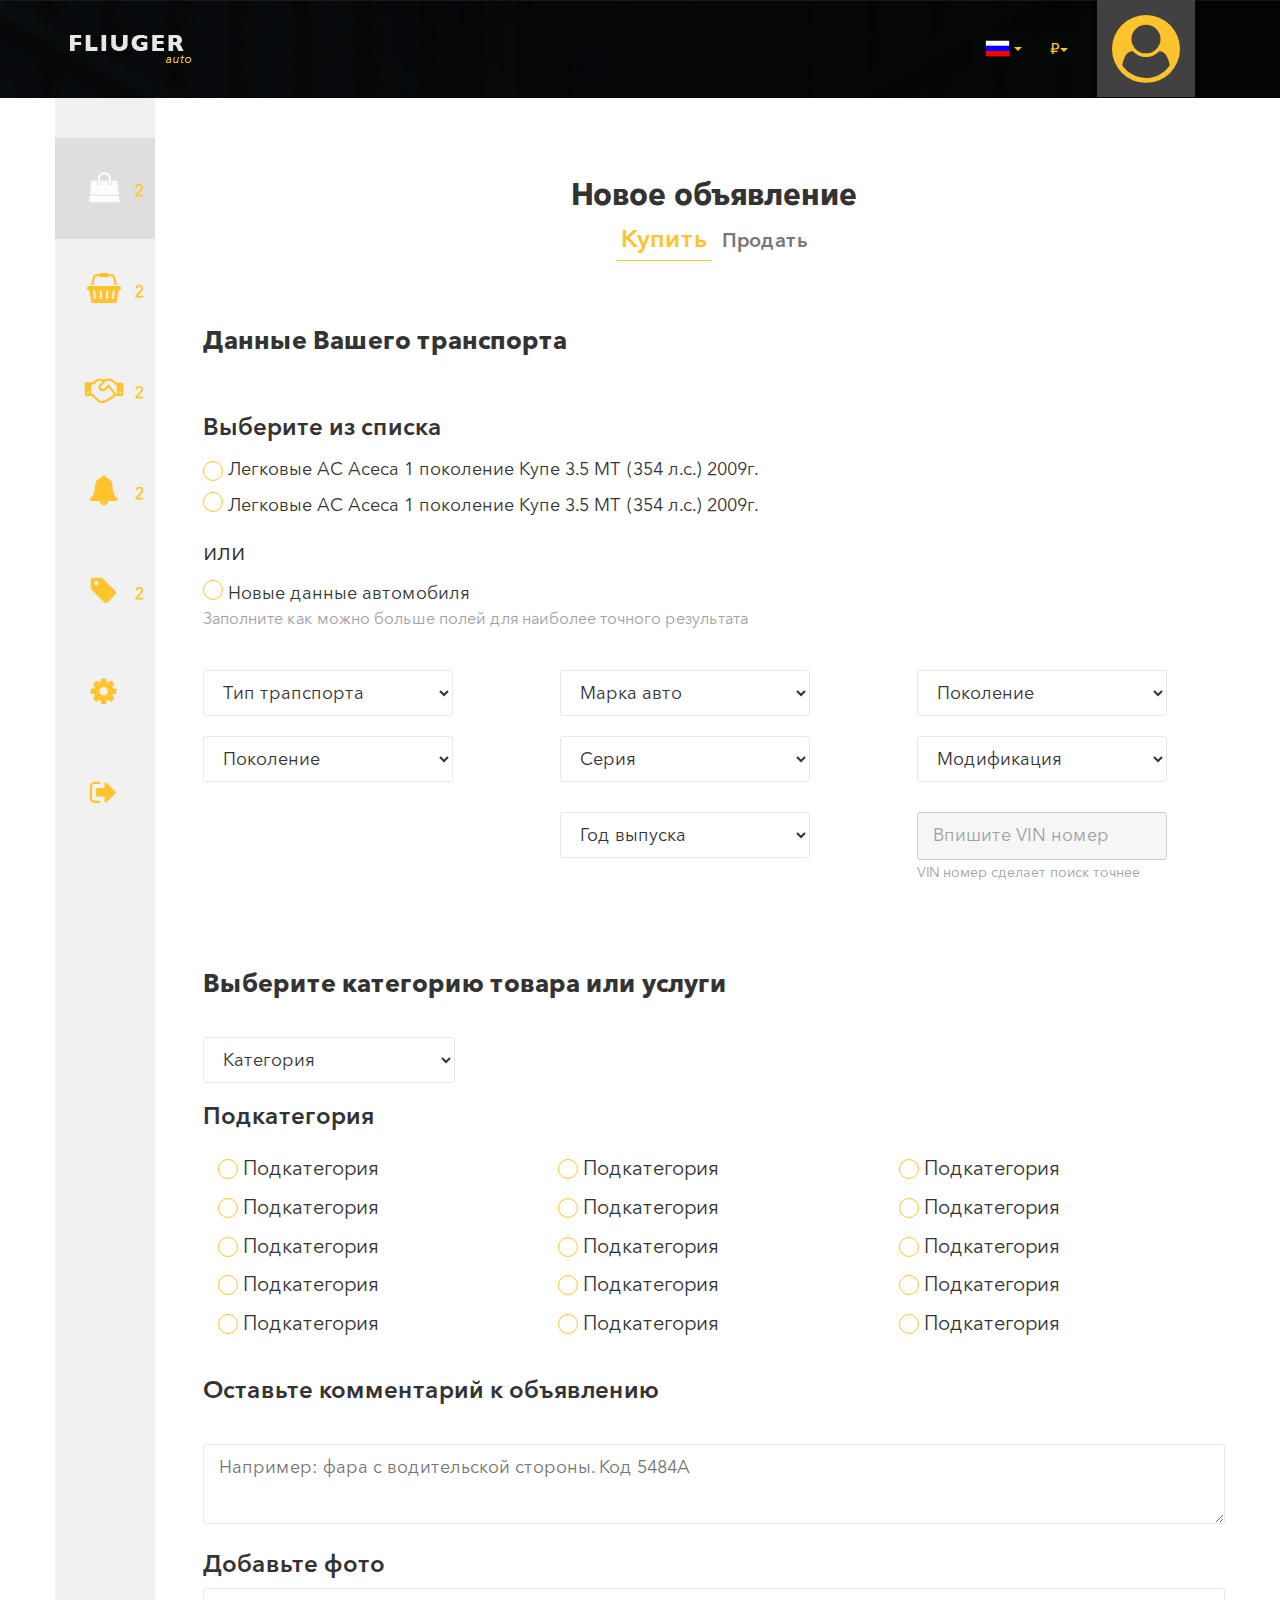
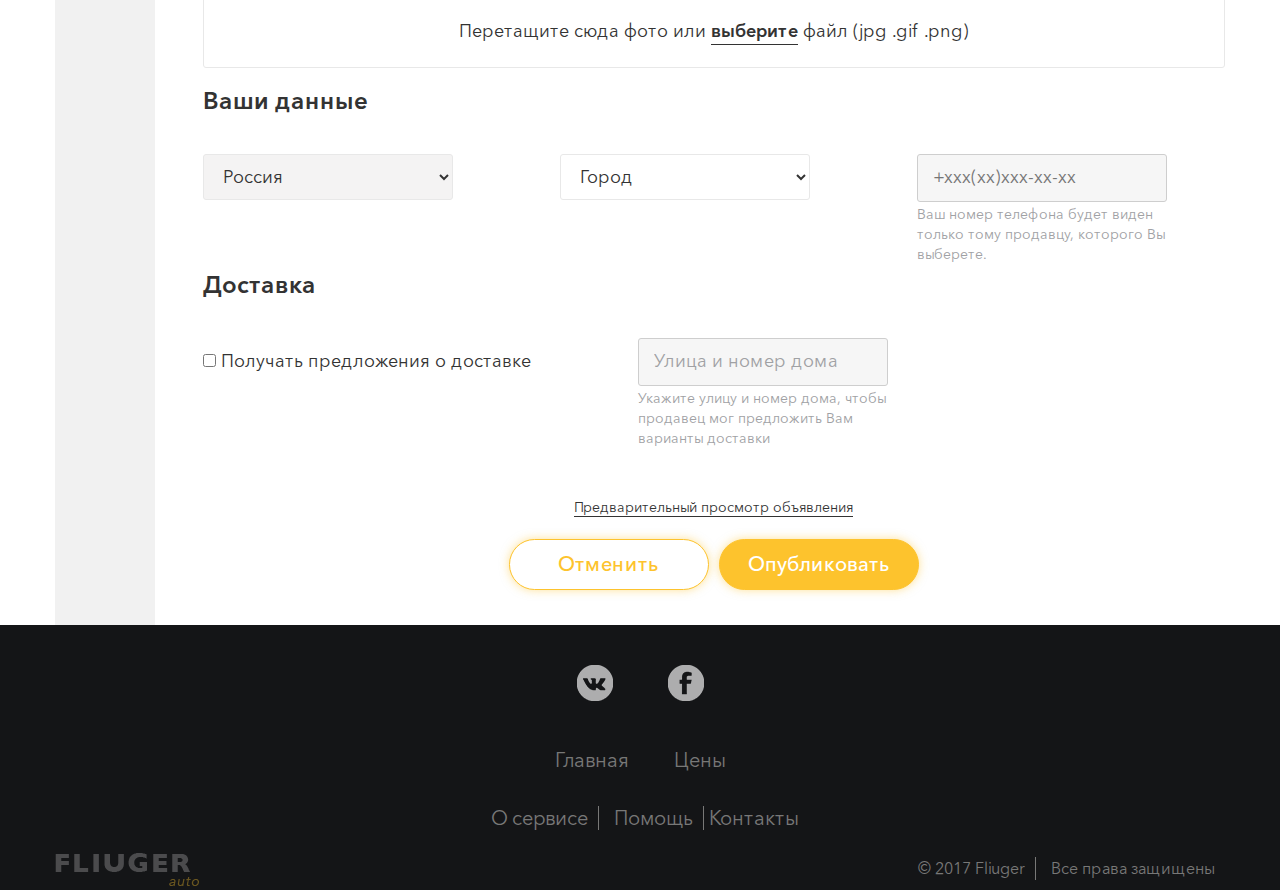
<file: FLIUGER_html/new_ad_buy.html>
<!DOCTYPE html>
<html lang="en">
<head>
	 <meta charset="utf-8">
	 <meta http-equiv="X-UA-Compatible" content="IE=edge">
	 <meta name="viewport" content="width=device-width, initial-scale=1">

	 <title>Мои покупки</title>
	<!--fa cdn-->
	 <link rel="stylesheet" href="css/font-awesome.min.css">
	
	 <link rel="stylesheet" href="css/bootstrap.css">
	 <link rel="stylesheet" href="css/style.css">
	 <script type="text/javascript" src="https://ajax.googleapis.com/ajax/libs/jquery/3.3.1/jquery.min.js"></script>
	 <script src="js/jquery-3.3.1.js"></script> 
	 <script src="js/jquery.maskedinput.min.js"></script>
	 <script src="js/bootstrap.min.js"></script>
</head>
<body class="body-izbranoe">


	<section class="small">
	    <div class="container">

	        <div class="col-lg-7 col-md-6 col-sm-6 col-xs-6 img-logo-izdbranoe">
	            <img src="img/logo.png" alt="fliuger" class="img-responsive"/>
	        </div>



	        <div class="col-lg-5 col-md-6 col-sm-6 col-xs-6">
	        <div class="select-two"><!--SELECT VALUTE AND LANGUAGE-->
	        	<div class="btn-group btn-group-flag">    
	        		<!-- CURRENCY, BOOTSTRAP DROPDOWN -->
	        	                <!--<a class="btn btn-primary" href="javascript:void(0);">Currency</a>-->                    
	        	                <a class="btn btn-primary dropdown-toggle dropdown-toggle-flag" data-toggle="dropdown" href="#"><img class="tab-pane-img-flag" src="img/Russia.png"> <span class="caret"></span></a>
	        	               
	        	                <ul class="dropdown-menu dropdown-menu-flag select-two-block">
	        	                    <li><a href="javascript:void(0);">
	        	                        <img class="tab-pane-img-flag" src="img/Russia.png" /></a>
	        	                    </li>
	        	                    <li><a href="javascript:void(0);">
	        	                        <img class="tab-pane-img-flag tab-pane-options-two" src="img/United-States.png" /></a>
	        	                    </li>
	        	             
	        	                </ul>
	        	</div>	
	        	<div class="btn-group btn-group-valute">    
	        		<!-- CURRENCY, BOOTSTRAP DROPDOWN -->
	        	                <!--<a class="btn btn-primary" href="javascript:void(0);">Currency</a>-->                    
	        	                <a class="btn btn-primary dropdown-toggle-valute" data-toggle="dropdown" href="#">₽<span class="caret"></span></a>
	        	               
	        	                <ul class="dropdown-menu dropdown-menu-valute select-two-block select-two-block-set ">
	        	                    <li><a href="javascript:void(0);">₽</a></li>  
	        	                    <li><a href="javascript:void(0);">$</a></li>  
	        	                    <li><a href="javascript:void(0);">€</a></li>

	        	             
	        	                </ul>
	        	</div>	
		
			</div><!--SELECT VALUTE AND LANGUAGE-->
	            <div class="small-prof">
	                <a href="#" class="no-link"><i class="fa fa-user-circle"></i></a>
	            </div>
	        </div>

	    </div>

	</section>



	

	<nav class="navbar navbar-inverse navbar-static-top navbar-mobile" role="navigation">

	    <div class="container">

	      <div class="navbar-header navbar-header-seting">
		      <button type="button" class="navbar-toggle collapsed" data-toggle="collapse" data-target="#bs-example-navbar-collapse-1">
		        <span class="sr-only"></span>
		        <span class="icon-bar"></span>
		        <span class="icon-bar"></span>
		        <span class="icon-bar"></span>
		      </button>
	     	 <button class="fa fa-plus btn-hover-mob"></button>
	     	         <div class="select-two"><!--SELECT VALUTE AND LANGUAGE-->
	     	         	<div class="btn-group btn-group-flag">    
	     	         		<!-- CURRENCY, BOOTSTRAP DROPDOWN -->
	     	         	                <!--<a class="btn btn-primary" href="javascript:void(0);">Currency</a>-->                    
	     	         	                <a class="btn btn-primary dropdown-toggle dropdown-toggle-flag" data-toggle="dropdown" href="#"><img class="tab-pane-img-flag" src="img/Russia.png"> <span class="caret"></span></a>
	     	         	               
	     	         	                <ul class="dropdown-menu dropdown-menu-flag select-two-block">
	     	         	                    <li><a href="javascript:void(0);">
	     	         	                        <img class="tab-pane-img-flag" src="img/Russia.png" /></a>
	     	         	                    </li>
	     	         	                    <li><a href="javascript:void(0);">
	     	         	                        <img class="tab-pane-img-flag tab-pane-options-two" src="img/United-States.png" /></a>
	     	         	                    </li>
	     	         	             
	     	         	                </ul>
	     	         	</div>	
	     	         	<div class="btn-group btn-group-valute ">    
	     	         		<!-- CURRENCY, BOOTSTRAP DROPDOWN -->
	     	         	                <!--<a class="btn btn-primary" href="javascript:void(0);">Currency</a>-->                    
	     	         	                <a class="btn btn-primary dropdown-toggle-valute" data-toggle="dropdown" href="#">₽<span class="caret"></span></a>
	     	         	               
	     	         	                <ul class="dropdown-menu dropdown-menu-valute select-two-block select-two-block-set ">
	     	         	                    <li><a href="javascript:void(0);">₽</a></li>  
	     	         	                    <li><a href="javascript:void(0);">$</a></li>  
	     	         	                    <li><a href="javascript:void(0);">€</a></li>

	     	         	             
	     	         	                </ul>
	     	         	</div>	
	     	 	
	     	 		</div><!--SELECT VALUTE AND LANGUAGE-->
	    </div>

	 	</div>

	</nav>



 	
	<div class="container cont-nav">

		<div class="row">
			    <!-- Collect the nav links, forms, and other content for toggling -->
			    <div class="collapse navbar-collapse" id="bs-example-navbar-collapse-1">

			                <ul class="nav navbar-nav purchase-navbar">
			                	<div class="small-prof-mobile">
			                	    <a href="#" class="no-link"><i class="fa fa-user-circle"></i></a>
			                	    <span class="small-prof-mobile-span">
			                	    <div>
			                	    <p>Имя </p> 
			                	    <p>Фамилия</p></div>
									<i class="fa fa-star" aria-hidden="true"></i>
									<i class="fa fa-star" aria-hidden="true"></i>
									<i class="fa fa-star" aria-hidden="true"></i>
									<i class="fa fa-star" aria-hidden="true"></i>
									<i class="fa fa-star" aria-hidden="true"></i>
			                	    </span>
			                	</div>
			                 <a href="purchase.html" class="active-mob">
			                     <i class="toggle-menu-icon toggle-menu-icon-mob fa fa-shopping-bag"></i> 
			                     <span class="menu-title-mobile">Мои покупки</span><span class="menu-title-alerts">2</span>
			                 </a>
			                 <a href="selling.html">
			                     <i class="toggle-menu-icon toggle-menu-icon-mob fa fa-shopping-basket"></i> 
			                     <span class="menu-title-mobile">Мои Продажи</span><span class="menu-title-alerts">2</span>
			                 </a>
			                 <a href="#">
			                     <i class="toggle-menu-icon toggle-menu-icon-mob fa fa-shopping-bag" aria-hidden="true"></i> 
			                     <span class="menu-title-mobile">Мои сделки</span><span class="menu-title-alerts">2</span>
			                 </a>
			                 <a href="notice.html">
			                     <i class="toggle-menu-icon toggle-menu-icon-mob fa fa-bell"></i> 
			                     <span class="menu-title-mobile">Сообщения</span><span class="menu-title-alerts">2</span>
			                 </a>
			                 <a href="izbranoe.html" >
			                     <i class="toggle-menu-icon toggle-menu-icon-mob fa fa-tag"></i> 
			                     <span class="menu-title-mobile">Избраное</span><span class="menu-title-alerts">2</span>
			                 </a>
			                 <a href="#">
			                     <i class="toggle-menu-icon toggle-menu-icon-mob fa fa-cog"></i> 
			                     <span class="menu-title-mobile">Настройки</span>
			                 </a>              
			                 <a href="#">
			                     <i class="toggle-menu-icon toggle-menu-icon-mob fa fa-sign-out"></i> 
			                     <span class="menu-title-mobile">Выход</span>
			                 </a>
			                </ul>

			    </div>
			                <div class="menu-push container" id="container">
			                     <nav class="toggle-menu  menu-vertical menu-left" id="nav">
			                        <a href="purchase.html" class="toggle-menu-top toggle-menu-alert active">
			                            <i class="toggle-menu-icon fa fa-shopping-bag"></i> 
			                            <span class="menu-title">Мои покупки</span>

			                        </a>
			                        <a href="selling.html" class="toggle-menu-alert">
			                            <i class="toggle-menu-icon fa fa-shopping-basket"></i> 
			                            <span class="menu-title">Мои Продажи</span>

			                        </a>
			                        <a href="#" class="toggle-menu-alert">
			                            <i class="toggle-menu-icon fa fa-handshake-o" aria-hidden="true"></i> 
			                            <span class="menu-title">Мои сделки</span>
			                        </a>
			                        <a href="notice.html" class="toggle-menu-alert">
			                            <i class="toggle-menu-icon fa fa-bell"></i> 
			                            <span class="menu-title">Сообщения</span>

			                        </a>
			                        <a href="izbranoe.html" class="toggle-menu-alert">
			                            <i class="toggle-menu-icon fa fa-tag"></i> 
			                            <span class="menu-title">Избраное</span>

			                        </a>
			                        <a href="#">
			                            <i class="toggle-menu-icon fa fa-cog"></i> 
			                            <span class="menu-title">Настройки</span>
			                        </a>
			                        <a href="#" >
			                            <i class="toggle-menu-icon toggle-menu-icon-mob fa fa-sign-out"></i> 
			                            <span class="menu-title">Выход</span>
			                        </a>
			                        

			                     </nav>
			                  
			                    <div class="main">
			                        
			                        
			                        
			                    </div>
			                </div> <!--menu-push-->



			<div class="nameandbuttom col-sm-offset-1">
				<form 

				action="" class="new-ad-form"

				>
						<!--new_ad-->
									<div class="new-ad-header">
										<h2 class="new-ad-header-h2">Новое объявление</h2>
										<div class="new-ad-header-a">
											<a href="new_ad_buy.html" class="header-b new-ad-header-a-setting new-ad-active">Купить</a>
											<a href="new_ad_sell.html" class="header-b new-ad-header-a-setting">Продать</a>
										</div>
									</div>
						<!--new_ad-->
					<!--данные-->
				      <h2 class="nameandbuttom-h2">Данные Вашего транспорта</h2>
					  <div class="purchase">
					  <!--подкатегория-->
					  <h3 class="new-ad-categories-subcategories-h3">Выберите из списка</h3>
					  	<div>
					  			<div class="radio">
					  			  <input type="checkbox" name="optradio" class="new-ad-categories-subcategories-radio-input" id="upradio-1" >
					  			  <label class="new-ad-categories-subcategories-radio-label new-ad-by-label" for="upradio-1">Легковые AC Aceca 1 поколение Купе 3.5 MT (354 л.с.) 2009г.</label>
					  			</div>	
					  			<div class="radio">
					  			  <input type="checkbox" name="optradio" class="new-ad-categories-subcategories-radio-input new-ad-by-input" id="upradio-2" >
					  			  <label class="new-ad-categories-subcategories-radio-label new-ad-by-label" for="upradio-2">Легковые AC Aceca 1 поколение Купе 3.5 MT (354 л.с.) 2009г.</label>		
					  			</div>
					  				
					  	</div>
					  <!--подкатегория-->	
					  <h3>или</h3>
					  <div class="radio">
					    <input type="checkbox" name="optradio" class="new-ad-categories-subcategories-radio-input new-ad-by-input" id="orradio-2" >
					    <label class="new-ad-categories-subcategories-radio-label new-ad-by-label" for="orradio-2">Новые данные автомобиля</label>	
					    <p class="new-ad-by-label-text">Заполните как можно больше полей для наиболее точного результата</p>		
					  </div>
					  			<div class="tab-pane-setting purchase-tab new-ad-by-tab new-ad-tab-mob">
					  				<select class="tab-pane-select new-ad-tab-setting">
					  				  <option class="tab-pane-options">Тип трапспорта</option>
					  				  <option class="tab-pane-options">Легковые</option>
					  				  <option class="tab-pane-options">Микроавтобусы</option>
					  				  <option class="tab-pane-options">Сидельные тягачи</option>
					  				  <option class="tab-pane-options">Мотоциклы</option> 
					  				  <option class="tab-pane-options">Скутеры</option>
					  				</select>
					  			</div>	
					  			<div class="tab-pane-setting purchase-tab new-ad-by-tab purchase-tab-two new-ad-tab-of-two new-ad-tab-mob">
					  				<select class="tab-pane-select new-ad-tab-setting">
					  				  <option class="tab-pane-options">Марка авто</option>
					  				  <option class="tab-pane-options">Марка</option>
					  				  <option class="tab-pane-options">Марка</option>
					  				  <option class="tab-pane-options">Марка</option>
					  				  <option class="tab-pane-options">Марка</option>
					  				  <option class="tab-pane-options">Марка</option>
					  				  <option class="tab-pane-options">Марка</option>
					  				  <option class="tab-pane-options">Марка</option>
					  				  <option class="tab-pane-options">Марка</option>
					  				  <option class="tab-pane-options">Марка</option>
					  				  <option class="tab-pane-options">Марка</option>			  
					  				</select>
					  			</div>	
					  			<div class="tab-pane-setting purchase-tab new-ad-by-tab purchase-tab-two new-ad-tab-of-two new-ad-tab-mob">
					  				<select class="tab-pane-select new-ad-tab-setting">
					  				  <option class="tab-pane-options">Поколение</option>
					  				  <option class="tab-pane-options">Все</option>
					  				  <option class="tab-pane-options">Поколение</option>
					  				  <option class="tab-pane-options">Поколение</option>
					  				  <option class="tab-pane-options">Поколение</option>
					  				</select>
					  			</div>
					  			<div class="tab-pane-setting purchase-tab new-ad-by-tab new-ad-tab-mob">
					  				<select class="tab-pane-select new-ad-tab-setting">
					  					<option class="tab-pane-options">Поколение</option>
					  					<option class="tab-pane-options">Поколение</option>
					  					<option class="tab-pane-options">Поколение</option>
					  					<option class="tab-pane-options">Поколение</option>
					  					<option class="tab-pane-options">Поколение</option>
					  					<option class="tab-pane-options">Поколение</option>
					  					<option class="tab-pane-options">Поколение</option>	
					  				</select>
					  			</div>	
					  			<div class="tab-pane-setting purchase-tab new-ad-by-tab purchase-tab-two new-ad-tab-of-two new-ad-tab-mob">
					  				<select class="tab-pane-select new-ad-tab-setting">
					  				  <option class="tab-pane-options">Серия</option>
					  				  <option class="tab-pane-options">Серия</option>
					  				  <option class="tab-pane-options">Серия</option>
					  				  <option class="tab-pane-options">Серия</option>
					  				  <option class="tab-pane-options">Серия</option>
					  				  <option class="tab-pane-options">Серия</option>
					  				  <option class="tab-pane-options">Серия</option>		  
					  				</select>
					  			</div>	
					  			<div class="tab-pane-setting purchase-tab new-ad-by-tab purchase-tab-two new-ad-tab-of-two new-ad-tab-mob">
					  				<select class="tab-pane-select new-ad-tab-setting">
					  				  <option class="tab-pane-options">Модификация</option>
					  				  <option class="tab-pane-options">Модификация</option>
					  				  <option class="tab-pane-options">Модификация</option>
					  				  <option class="tab-pane-options">Модификация</option>
					  				  <option class="tab-pane-options">Модификация</option>
					  				</select>
					  			</div>
					  			<div class="new-ad-by-tab new-ad-by-tab-none new-ad-tab-of">
					  				<select class="tab-pane-select new-ad-tab-setting">
					  				  <option class="tab-pane-options">1</option>	  
					  				</select>
					  			</div>	
					  			<div class="tab-pane-setting purchase-tab new-ad-by-tab purchase-tab-two new-ad-tab-of-two new-ad-tab-mob">
					  				<select class="tab-pane-select new-ad-tab-setting">
					  				  <option class="tab-pane-options">Год выпуска</option>
					  				  <option class="tab-pane-options">Год выпуска</option>
					  				  <option class="tab-pane-options">Год выпуска</option>
					  				  <option class="tab-pane-options">Год выпуска</option>
					  				  <option class="tab-pane-options">Год выпуска</option>
					  				  <option class="tab-pane-options">Год выпуска</option>
					  				  <option class="tab-pane-options">Год выпуска</option>		  
					  				</select>
					  			</div>
					  			<div class="new-ad-tab-of-input new-ad-tab-mob">
					  				<input type="text" value="Впишите VIN номер" onfocus="if (this.value == 'Впишите VIN номер') {this.value = '';}" onblur="if (this.value == '') {this.value = 'Впишите VIN номер';}" class="tab-pane-select new-ad-tab-of new-ad-tab-of-input-tell new-ad-tab-of-city ">
					  				<p>VIN номер сделает поиск точнее</p>
					  			</div>


					  </div>
					<!--данные-->  
					<!--категорию товара-->
				      <h2 class="nameandbuttom-h2 new-ad-categories">Выберите категорию товара или услуги</h2>
					  <div class="purchase">
					  			<div class="tab-pane-setting purchase-tab new-ad-tab-mob">
					  				<select class="tab-pane-select new-ad-tab-setting">
					  				  <option class="tab-pane-options">Категория</option> 
					  				  <option class="tab-pane-options">Запчасти</option>
					  				  <option class="tab-pane-options">Расходные материалы</option>
					  				  <option class="tab-pane-options">Аксессуары</option>
					  				  <option class="tab-pane-options">Скупка транспорта</option>
					  				  <option class="tab-pane-options">Кузовные работы</option> 
					  				  <option class="tab-pane-options">Диагностика</option>
					  				  <option class="tab-pane-options">Тюнинг</option>
					  				</select> 
					  			</div>	
							<!--подкатегория-->
							<h3 class="new-ad-categories-subcategories-h3">Подкатегория</h3>
								<div>
									<div class="col-xs-4 new-ad-categories-subcategories-radio">
										<div class="radio">
										  <input type="radio" name="optradio" class="new-ad-categories-subcategories-radio-input" id="col-1radio-1" >
										  <label class="new-ad-categories-subcategories-radio-label" for="col-1radio-1">Подкатегория</label>
										</div>	
										<div class="radio">
										  <input type="radio" name="optradio" class="new-ad-categories-subcategories-radio-input" id="col-1radio-2" >
										  <label class="new-ad-categories-subcategories-radio-label" for="col-1radio-2">Подкатегория</label>
										</div>	
										<div class="radio">
										  <input type="radio" name="optradio" class="new-ad-categories-subcategories-radio-input" id="col-1radio-3" >
										  <label class="new-ad-categories-subcategories-radio-label" for="col-1radio-3">Подкатегория</label>
										</div>	
										<div class="radio">
										  <input type="radio" name="optradio" class="new-ad-categories-subcategories-radio-input" id="col-1radio-4" >
										  <label class="new-ad-categories-subcategories-radio-label" for="col-1radio-4">Подкатегория</label>
										</div>	
										<div class="radio">
										  <input type="radio" name="optradio" class="new-ad-categories-subcategories-radio-input" id="col-1radio-5" >
										  <label class="new-ad-categories-subcategories-radio-label" for="col-1radio-5">Подкатегория</label>
										</div>							
									</div>
									<div class="col-xs-4 new-ad-categories-subcategories-radio">
										<div class="radio">
										  <input type="radio" name="optradio" class="new-ad-categories-subcategories-radio-input" id="col-2radio-1" >
										  <label class="new-ad-categories-subcategories-radio-label" for="col-2radio-1">Подкатегория</label>
										</div>	
										<div class="radio">
										  <input type="radio" name="optradio" class="new-ad-categories-subcategories-radio-input" id="col-2radio-2" >
										  <label class="new-ad-categories-subcategories-radio-label" for="col-2radio-2">Подкатегория</label>
										</div>	
										<div class="radio">
										  <input type="radio" name="optradio" class="new-ad-categories-subcategories-radio-input" id="col-2radio-3" >
										  <label class="new-ad-categories-subcategories-radio-label" for="col-2radio-3">Подкатегория</label>
										</div>	
										<div class="radio">
										  <input type="radio" name="optradio" class="new-ad-categories-subcategories-radio-input" id="col-2radio-4" >
										  <label class="new-ad-categories-subcategories-radio-label" for="col-2radio-4">Подкатегория</label>
										</div>	
										<div class="radio">
										  <input type="radio" name="optradio" class="new-ad-categories-subcategories-radio-input" id="col-2radio-5" >
										  <label class="new-ad-categories-subcategories-radio-label" for="col-2radio-5">Подкатегория</label>
										</div>							
									</div>
									<div class="col-xs-4 new-ad-categories-subcategories-radio">
										<div class="radio">
										  <input type="radio" name="optradio" class="new-ad-categories-subcategories-radio-input" id="col-3radio-1" >
										  <label class="new-ad-categories-subcategories-radio-label" for="col-3radio-1">Подкатегория</label>
										</div>	
										<div class="radio">
										  <input type="radio" name="optradio" class="new-ad-categories-subcategories-radio-input" id="col-3radio-2" >
										  <label class="new-ad-categories-subcategories-radio-label" for="col-3radio-2">Подкатегория</label>
										</div>	
										<div class="radio">
										  <input type="radio" name="optradio" class="new-ad-categories-subcategories-radio-input" id="col-3radio-3" >
										  <label class="new-ad-categories-subcategories-radio-label" for="col-3radio-3">Подкатегория</label>
										</div>	
										<div class="radio">
										  <input type="radio" name="optradio" class="new-ad-categories-subcategories-radio-input" id="col-3radio-4" >
										  <label class="new-ad-categories-subcategories-radio-label" for="col-3radio-4">Подкатегория</label>
										</div>	
										<div class="radio">
										  <input type="radio" name="optradio" class="new-ad-categories-subcategories-radio-input" id="col-3radio-5" >
										  <label class="new-ad-categories-subcategories-radio-label" for="col-3radio-5">Подкатегория</label>
										</div>							
									</div>
								</div>
							<!--подкатегория-->
					  </div>
					<!--категорию товара-->  
					<!--Оставьте комментарий к объявлению-->
						<h3 class="new-ad-categories-subcategories-h3">Оставьте комментарий к объявлению</h3>
							<textarea type="text" name="mesage" class="new-ad-by-input-mesage" placeholder="Например: фара с водительской стороны. Код 5484А " ></textarea> 
					<!--Оставьте комментарий к объявлению-->
					<!--Добавьте фото-->
						<h3 class="new-ad-categories-subcategories-h3">Добавьте фото</h3>
						<div class="new-ad-by-photo">
							<span>Перетащите сюда фото или <button href="#">выберите</button> файл (jpg .gif .png) </span>
						</div>	
					<!--Добавьте фото-->

						<!--Ваши данные-->
							<h3 class="new-ad-categories-subcategories-h3">Ваши данные</h3>
							<div class="tab-pane-setting purchase-tab new-ad-tab-mob">

								<select id="country" class="tab-pane-select new-ad-tab-of">
								  <option value="ru" class="tab-pane-options">Россия</option>
								  <option value="ua" class="tab-pane-options">Украина</option>
								  <option value="by" class="tab-pane-options">Белоруссия</option>
								</select>
								
								
							</div>	

							<div class="tab-pane-setting purchase-tab purchase-tab-two new-ad-tab-of-two new-ad-tab-mob">
								<select class="tab-pane-select new-ad-tab-of new-ad-tab-of-city ">
								  <option class="tab-pane-options">Город</option> 
								  <option class="tab-pane-options">Город</option> 
								  <option class="tab-pane-options">Город</option>
								  <option class="tab-pane-options">Город</option>						  
								  <option class="tab-pane-options">Город</option> 
								  <option class="tab-pane-options">Город</option>
								  <option class="tab-pane-options">Город</option>
								</select> 
							</div>	
							<div class="new-ad-tab-of-input new-ad-tab-mob">
								<input id="phone" type="text" placeholder="+xxx(xx)xxx-xx-xx" class="tab-pane-select new-ad-tab-of new-ad-tab-of-input-tell new-ad-tab-of-city ">
								<p>Ваш номер телефона будет виден только тому продавцу, которого Вы выберете.</p>
							</div>
						<!--Ваши данные-->		
						<!--Доставка-->
							<h3 class="new-ad-categories-subcategories-h3">Доставка</h3>	
							<div class="new-ad-by-delivery">
							  <input type="checkbox" id="subscribeNews" name="subscribe" value="newsletter">
							  <label for="subscribeNews" class="new-ad-by-delivery-offers">Получать предложения о доставке</label>
							</div>
							<div class="new-ad-tab-of-input new-ad-tab-mob">
								<input id="phone" type="text" value="Улица и номер дома" onfocus="if (this.value == 'Улица и номер дома') {this.value = '';}" onblur="if (this.value == '') {this.value = 'Улица и номер дома';}" class="tab-pane-select new-ad-tab-of new-ad-tab-of-input-tell new-ad-tab-of-city ">
								<p>Укажите улицу и номер дома, чтобы продавец мог предложить Вам варианты доставки</p>
							</div>
						<!--Доставка-->			
					<div class="modal-footer purchase-modal-footer new-ad-by-footer">
						<a href="#" class="new-ad-by-footer-a header-b "><span>Предварительный просмотр объявления</span></a>
					  <button type="button" class="btn btn-secondary batton purchase-btn purchase-btn-end  new-ad-by-footer-btn" data-dismiss="modal">Отменить</button>
					  <button type="button" class="btn batton purchase-btn new-ad-by-footer-btn">Опубликовать</button>
					</div>
				</form>


				<form method="get" id="form" class="new-ad-form-mob">
				<!--new_ad-->
							<div class="new-ad-header new-ad-header-mob">
								<h2 class="new-ad-header-h2 new-ad-header-mob-h2">Новое объявление</h2>
								<div class="new-ad-header-a new-ad-header-mob-a">
									<a href="new_ad_buy.html" class="header-b new-ad-header-a-setting new-ad-active new-ad-header-mob-a-setting">Купить</a>
									<a href="new_ad_sell.html" class="header-b new-ad-header-a-setting new-ad-header-mob-a-setting">Продать</a>
								</div>
							</div>
				<!--new_ad-->
				<div class="step">
					<P class="step new-ad-steep-p">Шаг 1 из 3</P>

					      <h2 class="nameandbuttom-h2">Данные Вашего транспорта</h2>
						  <div class="purchase">
						  <!--подкатегория-->
						  <h3 class="new-ad-categories-subcategories-h3">Выберите из списка</h3>
						  	<div>
						  			<div class="radio">
						  			  <input type="checkbox" name="optradio" class="new-ad-categories-subcategories-radio-input" id="upradio-mob-1" >
						  			  <label class="new-ad-categories-subcategories-radio-label new-ad-by-label" for="upradio-mob-1">Легковые AC Aceca 1 поколение Купе 3.5 MT (354 л.с.) 2009г.</label>
						  			</div>	
						  			<div class="radio">
						  			  <input type="checkbox" name="optradio" class="new-ad-categories-subcategories-radio-input new-ad-by-input" id="upradio-mob-2" >
						  			  <label class="new-ad-categories-subcategories-radio-label new-ad-by-label" for="upradio-mob-2">Легковые AC Aceca 1 поколение Купе 3.5 MT (354 л.с.) 2009г.</label>		
						  			</div>
						  				
						  	</div>
						  <!--подкатегория-->	
						  <h3>или</h3>
						  <div class="radio">
						    <input type="checkbox" name="optradio" class="new-ad-categories-subcategories-radio-input new-ad-by-input" id="orradio-mob" >
						    <label class="new-ad-categories-subcategories-radio-label new-ad-by-label" for="orradio-mob">Новые данные автомобиля</label>	
						    <p class="new-ad-by-label-text">Заполните как можно больше полей для наиболее точного результата</p>		
						  </div>
						  			<div class="tab-pane-setting purchase-tab new-ad-by-tab new-ad-tab-mob">
						  				<select class="tab-pane-select new-ad-tab-setting">
						  				  <option class="tab-pane-options">Тип трапспорта</option>
						  				  <option class="tab-pane-options">Легковые</option>
						  				  <option class="tab-pane-options">Микроавтобусы</option>
						  				  <option class="tab-pane-options">Сидельные тягачи</option>
						  				  <option class="tab-pane-options">Мотоциклы</option> 
						  				  <option class="tab-pane-options">Скутеры</option>
						  				</select>
						  			</div>	
						  			<div class="tab-pane-setting purchase-tab new-ad-by-tab purchase-tab-two new-ad-tab-of-two new-ad-tab-mob">
						  				<select class="tab-pane-select new-ad-tab-setting">
						  				  <option class="tab-pane-options">Марка авто</option>
						  				  <option class="tab-pane-options">Марка</option>
						  				  <option class="tab-pane-options">Марка</option>
						  				  <option class="tab-pane-options">Марка</option>
						  				  <option class="tab-pane-options">Марка</option>
						  				  <option class="tab-pane-options">Марка</option>
						  				  <option class="tab-pane-options">Марка</option>
						  				  <option class="tab-pane-options">Марка</option>
						  				  <option class="tab-pane-options">Марка</option>
						  				  <option class="tab-pane-options">Марка</option>
						  				  <option class="tab-pane-options">Марка</option>			  
						  				</select>
						  			</div>	
						  			<div class="tab-pane-setting purchase-tab new-ad-by-tab purchase-tab-two new-ad-tab-of-two new-ad-tab-mob">
						  				<select class="tab-pane-select new-ad-tab-setting">
						  				  <option class="tab-pane-options">Поколение</option>
						  				  <option class="tab-pane-options">Все</option>
						  				  <option class="tab-pane-options">Поколение</option>
						  				  <option class="tab-pane-options">Поколение</option>
						  				  <option class="tab-pane-options">Поколение</option>
						  				</select>
						  			</div>
						  			<div class="tab-pane-setting purchase-tab new-ad-by-tab new-ad-tab-mob">
						  				<select class="tab-pane-select new-ad-tab-setting">
						  					<option class="tab-pane-options">Поколение</option>
						  					<option class="tab-pane-options">Поколение</option>
						  					<option class="tab-pane-options">Поколение</option>
						  					<option class="tab-pane-options">Поколение</option>
						  					<option class="tab-pane-options">Поколение</option>
						  					<option class="tab-pane-options">Поколение</option>
						  					<option class="tab-pane-options">Поколение</option>	
						  				</select>
						  			</div>	
						  			<div class="tab-pane-setting purchase-tab new-ad-by-tab purchase-tab-two new-ad-tab-of-two new-ad-tab-mob">
						  				<select class="tab-pane-select new-ad-tab-setting">
						  				  <option class="tab-pane-options">Серия</option>
						  				  <option class="tab-pane-options">Серия</option>
						  				  <option class="tab-pane-options">Серия</option>
						  				  <option class="tab-pane-options">Серия</option>
						  				  <option class="tab-pane-options">Серия</option>
						  				  <option class="tab-pane-options">Серия</option>
						  				  <option class="tab-pane-options">Серия</option>		  
						  				</select>
						  			</div>	
						  			<div class="tab-pane-setting purchase-tab new-ad-by-tab purchase-tab-two new-ad-tab-of-two new-ad-tab-mob">
						  				<select class="tab-pane-select new-ad-tab-setting">
						  				  <option class="tab-pane-options">Модификация</option>
						  				  <option class="tab-pane-options">Модификация</option>
						  				  <option class="tab-pane-options">Модификация</option>
						  				  <option class="tab-pane-options">Модификация</option>
						  				  <option class="tab-pane-options">Модификация</option>
						  				</select>
						  			</div>
						  			<div class="new-ad-by-tab new-ad-by-tab-none new-ad-tab-of">
						  				<select class="tab-pane-select new-ad-tab-setting">
						  				  <option class="tab-pane-options">1</option>	  
						  				</select>
						  			</div>	
						  			<div class="tab-pane-setting purchase-tab new-ad-by-tab purchase-tab-two new-ad-tab-of-two new-ad-tab-mob">
						  				<select class="tab-pane-select new-ad-tab-setting">
						  				  <option class="tab-pane-options">Год выпуска</option>
						  				  <option class="tab-pane-options">Год выпуска</option>
						  				  <option class="tab-pane-options">Год выпуска</option>
						  				  <option class="tab-pane-options">Год выпуска</option>
						  				  <option class="tab-pane-options">Год выпуска</option>
						  				  <option class="tab-pane-options">Год выпуска</option>
						  				  <option class="tab-pane-options">Год выпуска</option>		  
						  				</select>
						  			</div>
						  			<div class="new-ad-tab-of-input new-ad-tab-mob">
						  				<input type="text" value="Впишите VIN номер" onfocus="if (this.value == 'Впишите VIN номер') {this.value = '';}" onblur="if (this.value == '') {this.value = 'Впишите VIN номер';}" class="tab-pane-select new-ad-tab-of new-ad-tab-of-input-tell new-ad-tab-of-city ">
						  			</div>

						  </div>
						<!--данные-->  
				</div>



				<div class="step new-ad-steep-p-2">
				<P class="step  new-ad-steep-p">Шаг 2 из 3</P>
				
					<!--категорию товара-->
				      <h2 class="nameandbuttom-h2 new-ad-categories">Выберите категорию товара или услуги</h2>
					  <div class="purchase">
					  			<div class="tab-pane-setting purchase-tab new-ad-tab-mob">
					  				<select class="tab-pane-select new-ad-tab-setting">
					  				  <option class="tab-pane-options">Категория</option> 
					  				  <option class="tab-pane-options">Запчасти</option>
					  				  <option class="tab-pane-options">Расходные материалы</option>
					  				  <option class="tab-pane-options">Аксессуары</option>
					  				  <option class="tab-pane-options">Скупка транспорта</option>
					  				  <option class="tab-pane-options">Кузовные работы</option> 
					  				  <option class="tab-pane-options">Диагностика</option>
					  				  <option class="tab-pane-options">Тюнинг</option>
					  				</select> 
					  			</div>	
							<!--подкатегория-->
							<h3 class="new-ad-categories-subcategories-h3">Подкатегория</h3>
								<div>
									<div class="tab-pane-setting purchase-tab new-ad-tab-mob">
										<select class="tab-pane-select new-ad-tab-setting">
										  <option class="tab-pane-options">Подкатегория</option> 
										  <option class="tab-pane-options">Подкатегория</option>
										  <option class="tab-pane-options">Подкатегория</option>
										  <option class="tab-pane-options">Подкатегория</option>
										  <option class="tab-pane-options">Подкатегория</option>
										  <option class="tab-pane-options">Подкатегория</option> 
										  <option class="tab-pane-options">Подкатегория</option>
										  <option class="tab-pane-options">Подкатегория</option>
										  <option class="tab-pane-options">Подкатегория</option> 
										  <option class="tab-pane-options">Подкатегория</option>
										  <option class="tab-pane-options">Подкатегория</option>
										  <option class="tab-pane-options">Подкатегория</option>
										  <option class="tab-pane-options">Подкатегория</option>
										  <option class="tab-pane-options">Подкатегория</option> 
										  <option class="tab-pane-options">Подкатегория</option>
										  <option class="tab-pane-options">Подкатегория</option>
										</select> 
									</div>	
								</div>
							<!--подкатегория-->
					  </div>
					<!--категорию товара-->  
					<!--Оставьте комментарий к объявлению-->
						<h3 class="new-ad-categories-subcategories-h3">Оставьте комментарий к объявлению</h3>
							<textarea type="text" name="mesage" class="new-ad-by-input-mesage" placeholder="Например: фара с водительской стороны. Код 5484А " ></textarea> 
					<!--Оставьте комментарий к объявлению-->
					<!--Добавьте фото-->
					<div class="new-ad-input">
					     <label>
					          <input type="file" class="new-ad-input-file"></input>
					          <span>Выберите файл</span>
					     </label>
					</div>
						
						<div class="new-ad-by-photo new-ad-by-photo-mob">
						 <img src="img/purchase/default-placeholder.jpg" alt="">
						 <img src="img/purchase/default-placeholder.jpg" alt="">
						 <img src="img/purchase/default-placeholder.jpg" alt="">
						 <img src="img/purchase/default-placeholder.jpg" alt="">
						 <img src="img/purchase/default-placeholder.jpg" alt="">
						</div>	
					<!--Добавьте фото-->
				
				</div>
				
				<div class="step new-ad-steep-p-3">
				
				<P class="step  new-ad-steep-p">Шаг 3 из 3</P>
				
					<!--Ваши данные-->
						<h3 class="new-ad-categories-subcategories-h3">Ваши данные</h3>
						<div class="tab-pane-setting purchase-tab new-ad-tab-mob">

							<select id="country-mob" class="tab-pane-select new-ad-tab-of">
							  <option value="ru" class="tab-pane-options">Россия</option>
							  <option value="ua" class="tab-pane-options">Украина</option>
							  <option value="by" class="tab-pane-options">Белоруссия</option>
							</select>
							
							
						</div>	

						<div class="tab-pane-setting purchase-tab purchase-tab-two new-ad-tab-of-two new-ad-tab-mob">
							<select class="tab-pane-select new-ad-tab-of new-ad-tab-of-city ">
							  <option class="tab-pane-options">Город</option> 
							  <option class="tab-pane-options">Город</option> 
							  <option class="tab-pane-options">Город</option>
							  <option class="tab-pane-options">Город</option>						  
							  <option class="tab-pane-options">Город</option> 
							  <option class="tab-pane-options">Город</option>
							  <option class="tab-pane-options">Город</option>
							</select> 
						</div>	
						<div class="new-ad-tab-of-input new-ad-tab-mob">
							<input id="phone-mob" type="text" placeholder="+xxx(xx)xxx-xx-xx" class="tab-pane-select new-ad-tab-of new-ad-tab-of-input-tell new-ad-tab-of-city ">
							<p>Ваш номер телефона будет виден только тому продавцу, которого Вы выберете.</p>
						</div>
					<!--Ваши данные-->		
					<!--Доставка-->
						<h3 class="new-ad-categories-subcategories-h3">Доставка</h3>	
						<div class="new-ad-by-delivery">
						  <input type="checkbox" id="dolly" name="subscribe" value="newsletter">
						  <label for="dolly" class="new-ad-by-delivery-offers">Получать предложения о доставке</label>
						</div>
						<div class="new-ad-tab-of-input new-ad-tab-mob">
							<input id="phone-city-mob" type="text" value="Улица и номер дома" onfocus="if (this.value == 'Улица и номер дома') {this.value = '';}" onblur="if (this.value == '') {this.value = 'Улица и номер дома';}" class="tab-pane-select new-ad-tab-of new-ad-tab-of-input-tell new-ad-tab-of-city ">
							<p>Укажите улицу и номер дома, чтобы продавец мог предложить Вам варианты доставки</p>
						</div>
					<!--Доставка-->			
				<div class="modal-footer purchase-modal-footer new-ad-by-footer">
					<a href="#" class="new-ad-by-footer-a header-b "><span>Предварительный просмотр объявления</span></a>
				  <button type="button" class="btn btn-secondary batton purchase-btn purchase-btn-end  new-ad-by-footer-btn" data-dismiss="modal">Отменить</button>
				  <button type="button" class="btn batton purchase-btn new-ad-by-footer-btn">Опубликовать</button>
				</div>
				
				</div>
				
				<div class="talign new-ad-taling-btn">
				
				<A href="#" class="back btn batton purchase-btn new-ad-by-footer-btn">Назад</A>
				
				<A href="#" class="next btn batton purchase-btn new-ad-by-footer-btn">Вперед</A>
				
				</div>
				
				</form>
				</div>
			</div><!--row-->
		</div><!--container-->




				          
				          







				     


	    <section class="footer footer-kost">
	    	<div class="container">
	    		<div class="row">
	    			<div class="footer-block footer-block-izbranoe">

	    				<a class="footer-block-icon" href="#">
	    				<img src="img/footer/vk_icon.png" alt="">
	    				</a>
	    				<a class="footer-block-icon" href="#">
	    				<img src="img/footer/fb_icon.png" alt="">
	    				</a>
	    			</div>
	    			<div class="footer-block-two">
	    				<a href="index.html" class="header-b ">Главная</a>
	    				<a href="#" class="header-b header-a-1">Цены</a>
	    			</div>
	    			<div class="footer-block-three">
	    				<a href="#" class="header-footer footer-block-three-text">О сервисе</a>
	    			
	    				<a href="#" class="header-footer footer-block-three-text">Помощь</a>
	    				
	    				<a href="#" class="header-footer">Контакты</a>
	    			</div>
	    			<div class="footer-mob">

	    				<a class="footer-block-icon" href="#">
	    				<img src="img/footer/vk_icon.png" alt="">
	    				</a>
	    				<a class="footer-block-icon" href="#">
	    				<img src="img/footer/fb_icon.png" alt="">
	    				</a>
	    			</div>

	    			<div class="footer-niz">
	    				<img src="img/footer/fliuger.png" alt="fliuger">
	    				<p class="footer-niz-text footer-niz-text-1">© 2017 Fliuger</p> <p class="footer-niz-text"> Все права защищены </p>
	    			</div>
	    		</div>
	    	</div>
	    </section>
	
		<div class="modal fade" id="modal-purchase-help" tabindex="-1" role="dialog" aria-labelledby="myLargeModalLabel" 			aria-hidden="true">
		 	<div class="close" data-dismiss="modal" aria-hidden="true"></div>
			   <div class="modal-dialog modal-lg">
			     <div class="modal-content">
			       <div class="tabs-modal ">

					<h2>Подсказка</h2>
					<p>Lorem ipsum dolor sit amet, consectetur adipisicing elit. Architecto, obcaecati dicta. Totam quasi officia numquam accusamus impedit, accusantium nostrum facere quod magnam facilis, et. Suscipit ullam deleniti ea impedit voluptatem temporibus animi culpa minima atque omnis mollitia dolore incidunt quisquam corporis, eaque repudiandae, perspiciatis, in odit soluta, distinctio! Sint quo illo impedit, hic voluptatum ratione quia in quidem minus vitae nulla pariatur rerum, ipsa placeat consequatur obcaecati facere, deserunt molestias eveniet. Veniam, modi, corporis. Iste, cumque. Sapiente doloribus, dicta accusantium fuga, repellendus quis deserunt, excepturi iure quo perferendis qui ipsa ipsum quaerat enim debitis quae earum odio blanditiis totam inventore!</p>


			     </div>
			   </div>
			 </div>
		  </div>

		   <div class="modal fade purchase-modal" id="modal-purchase-delite">
		     <div class="modal-dialog" role="document">
		       <div class="modal-content purchase-modal-content">
		         <div class="modal-header purchase-modal-header">
		           </button>
		           <h4 class="modal-title purchase-modal-title">Удалить это объявление?</h4>
		         </div>
		         <div class="modal-body purchase-modal-body">
		           <p>После удаления восстановить данное объявление будет невозможно.</p>
		         </div>
		         <div class="modal-footer purchase-modal-footer">
		           <button type="button" class="btn btn-secondary batton purchase-btn purchase-btn-end" data-dismiss="modal">Отменить</button>
		           <button type="button" class="btn batton purchase-btn">Удалить</button>
		         </div>
		       </div><!-- /.модальное окно-Содержание -->  
		     </div><!-- /.модальное окно-диалог -->  
		   </div><!-- /.модальное окно --> 


	    <script>
	    	$("#nav").click(function() {
	    	    $("#container").toggleClass('menu-push-toright');
	    	    $("#nav").toggleClass('menu-open');
	    	});



	    	/*mobile menu*/
	    	var box = document.getElementById("box"), count = 0, menu = document.getElementById("menu");
	    	/* BOOTSTRAP DROPDOWN MENU - Update selected item text and image */
	    	$(".dropdown-menu-flag li a").click(function () {
	    	    var selText = $(this).text();
	    	    var imgSource = $(this).find('img').attr('src');
	    	    var img = '<img src="' + imgSource + '"/>';        
	    	    $(this).parents('.btn-group-flag').find('.dropdown-toggle-flag').html(img + ' ' + selText + ' <span class="caret"></span>');
	    	});
	    	/* BOOTSTRAP DROPDOWN MENU - Update selected item text and image */
	    	$(".dropdown-menu-valute li a").click(function () {
	    	    var selText = $(this).text();       
	    	    $(this).parents('.btn-group-valute').find('.dropdown-toggle-valute').html(selText + ' <span class="caret"></span>');
	    	});
	    	/*input-fomr-tel*/
	    		$(function() {
	    		  function maskPhone() {
	    		    var country = $('#country option:selected').val();
	    		    switch (country) {
	    		      case "ru":
	    		        $("#phone").mask("+7(999) 999-99-99");
	    		        break;
	    		      case "ua":
	    		        $("#phone").mask("+380(999) 999-99-99");
	    		        break;
	    		      case "by":
	    		        $("#phone").mask("+375(99) 999-99-99");
	    		        break;          
	    		    }    
	    		  }
	    		  maskPhone();
	    		  $('#country').change(function() {
	    		    maskPhone();
	    		  });
	    		});/*input-fomr-tel*/
	    		/*input-fomr-mob-tel*/
	    			$(function() {
	    			  function maskPhone() {
	    			    var country = $('#country-mob option:selected').val();
	    			    switch (country) {
	    			      case "ru":
	    			        $("#phone-mob").mask("+7(999) 999-99-99");
	    			        break;
	    			      case "ua":
	    			        $("#phone-mob").mask("+380(999) 999-99-99");
	    			        break;
	    			      case "by":
	    			        $("#phone-mob").mask("+375(99) 999-99-99");
	    			        break;          
	    			    }    
	    			  }
	    			  maskPhone();
	    			  $('#country-mob').change(function() {
	    			    maskPhone();
	    			  });
	    			});/*input-fomr-mob-tel*/
	    		
	    	
	    	/*menu-hower*/ 
			var visible = true;
			function BtnOptinon() {
			    if(visible) {

	        document.getElementById('myShowBlock' ).style.display = 'block';
	
	        visible = false;
	
	   		 } else {
	
	        document.getElementById('myShowBlock' ).style.display = 'none';
	
	        visible = true;
	
	    }
	
	}	/*menu-hower*/ 

	/*form-mob-new-by*/
	$(document).ready(function() { // Ждём загрузки страницы
		var steps = $("#form").children(".step"); // находим все шаги формы
		$(steps[0]).show(); // показываем первый шаг
		var current_step = 0; // задаем текущий шаг
		$("a.next").click(function(){	// Событие клика на ссылку "Следующий шаг"
				if (current_step == steps.length-2) { // проверяем, будет ли следующий шаг последним
					$(this).hide(); // скрываем ссылку "Следующий шаг"
					$("#form input[type=submit]").show(); // показываем кнопку "Регистрация"
				}
				$("a.back").show(); // показываем ссылку "Назад"
				current_step++; // увеличиваем счетчик текущего слайда
				changeStep(current_step); // меняем шаг
		});
		
		$("a.back").click(function(){	// Событие клика на маленькое изображение
			if (current_step == 1) { // проверяем, будет ли предыдущий шаг первым
				$(this).hide(); // скрываем ссылку "Назад"
			}
			$("#form input[type=submit]").hide(); // скрываем кнопку "Регистрация"
			$("a.next").show(); // показываем ссылку "Следующий шаг"
			current_step--; // уменьшаем счетчик текущего слайда
			changeStep(current_step);// меняем шаг
		});
		
		function changeStep(i) { // функция смены шага
			$(steps).hide(); // скрываем все шаги
			$(steps[i]).show(); // показываем текущий
		}
	});
	    </script>

	
</body>
</html>
</file>
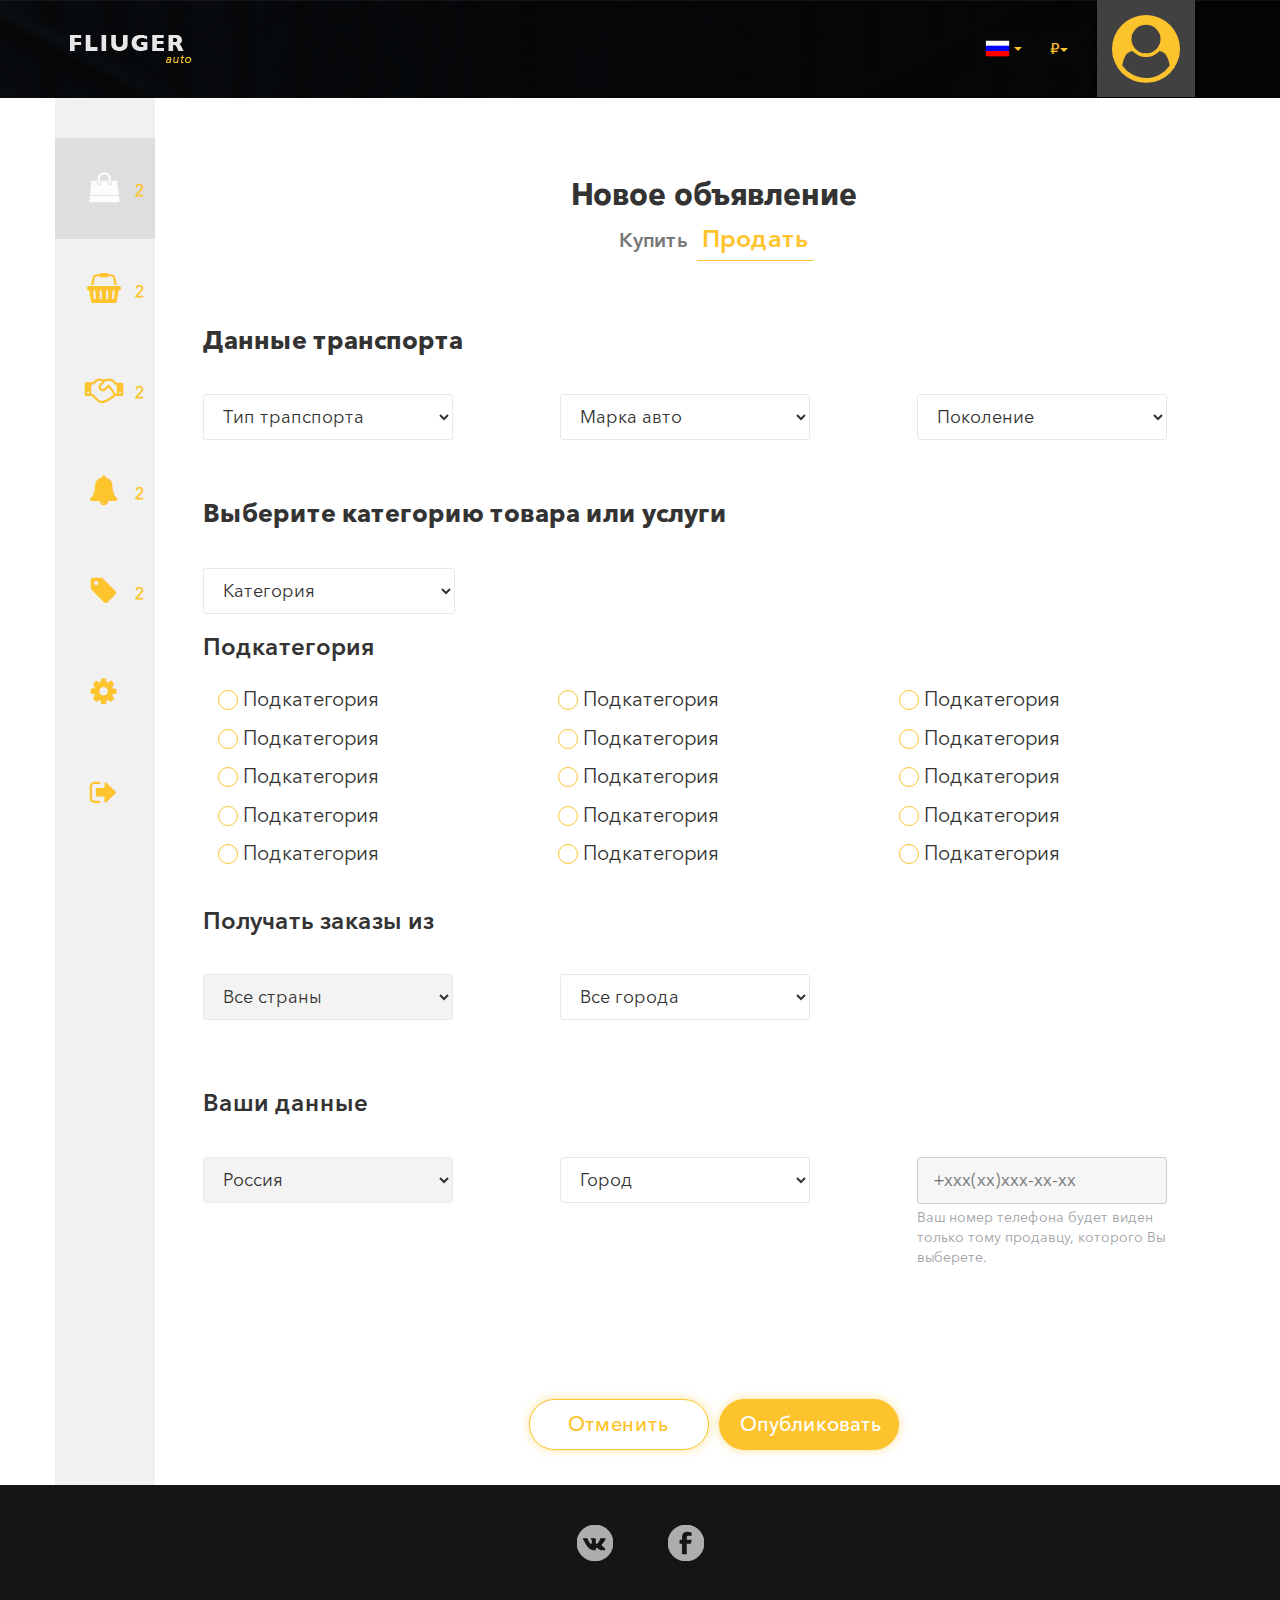
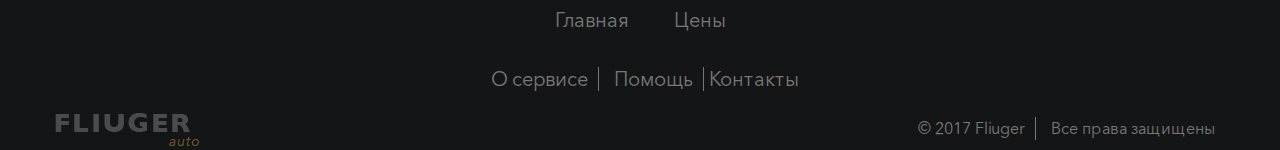
<file: FLIUGER_html/new_ad_sell.html>
<!DOCTYPE html>
<html lang="en">
<head>
	 <meta charset="utf-8">
	 <meta http-equiv="X-UA-Compatible" content="IE=edge">
	 <meta name="viewport" content="width=device-width, initial-scale=1">

	 <title>Мои покупки</title>
	<!--fa cdn-->
	 <link rel="stylesheet" href="css/font-awesome.min.css">

	 <link rel="stylesheet" href="css/bootstrap.css">
	 <link rel="stylesheet" href="css/style.css">
	 <script type="text/javascript" src="https://ajax.googleapis.com/ajax/libs/jquery/3.3.1/jquery.min.js"></script>
	 <script src="js/jquery-3.3.1.js"></script> 
	 <script src="js/jquery.maskedinput.min.js"></script>
	 <script src="js/bootstrap.min.js"></script>
</head>
<body class="body-izbranoe">


	<section class="small">
	    <div class="container">

	        <div class="col-lg-7 col-md-6 col-sm-6 col-xs-6 img-logo-izdbranoe">
	            <img src="img/logo.png" alt="fliuger" class="img-responsive"/>
	        </div>



	        <div class="col-lg-5 col-md-6 col-sm-6 col-xs-6">
	        <div class="select-two"><!--SELECT VALUTE AND LANGUAGE-->
	        	<div class="btn-group btn-group-flag">    
	        		<!-- CURRENCY, BOOTSTRAP DROPDOWN -->
	        	                <!--<a class="btn btn-primary" href="javascript:void(0);">Currency</a>-->                    
	        	                <a class="btn btn-primary dropdown-toggle dropdown-toggle-flag" data-toggle="dropdown" href="#"><img class="tab-pane-img-flag" src="img/Russia.png"> <span class="caret"></span></a>
	        	               
	        	                <ul class="dropdown-menu dropdown-menu-flag select-two-block">
	        	                    <li><a href="javascript:void(0);">
	        	                        <img class="tab-pane-img-flag" src="img/Russia.png" /></a>
	        	                    </li>
	        	                    <li><a href="javascript:void(0);">
	        	                        <img class="tab-pane-img-flag tab-pane-options-two" src="img/United-States.png" /></a>
	        	                    </li>
	        	             
	        	                </ul>
	        	</div>	
	        	<div class="btn-group btn-group-valute">    
	        		<!-- CURRENCY, BOOTSTRAP DROPDOWN -->
	        	                <!--<a class="btn btn-primary" href="javascript:void(0);">Currency</a>-->                    
	        	                <a class="btn btn-primary dropdown-toggle-valute" data-toggle="dropdown" href="#">₽<span class="caret"></span></a>
	        	               
	        	                <ul class="dropdown-menu dropdown-menu-valute select-two-block select-two-block-set ">
	        	                    <li><a href="javascript:void(0);">₽</a></li>  
	        	                    <li><a href="javascript:void(0);">$</a></li>  
	        	                    <li><a href="javascript:void(0);">€</a></li>

	        	             
	        	                </ul>
	        	</div>	
		
			</div><!--SELECT VALUTE AND LANGUAGE-->
	            <div class="small-prof">
	                <a href="#" class="no-link"><i class="fa fa-user-circle"></i></a>
	            </div>
	        </div>

	    </div>

	</section>



	

	<nav class="navbar navbar-inverse navbar-static-top navbar-mobile" role="navigation">

	    <div class="container">

	      <div class="navbar-header navbar-header-seting">
		      <button type="button" class="navbar-toggle collapsed" data-toggle="collapse" data-target="#bs-example-navbar-collapse-1">
		        <span class="sr-only"></span>
		        <span class="icon-bar"></span>
		        <span class="icon-bar"></span>
		        <span class="icon-bar"></span>
		      </button>
	     	 <button class="fa fa-plus btn-hover-mob"></button>
	     	         <div class="select-two"><!--SELECT VALUTE AND LANGUAGE-->
	     	         	<div class="btn-group btn-group-flag">    
	     	         		<!-- CURRENCY, BOOTSTRAP DROPDOWN -->
	     	         	                <!--<a class="btn btn-primary" href="javascript:void(0);">Currency</a>-->                    
	     	         	                <a class="btn btn-primary dropdown-toggle dropdown-toggle-flag" data-toggle="dropdown" href="#"><img class="tab-pane-img-flag" src="img/Russia.png"> <span class="caret"></span></a>
	     	         	               
	     	         	                <ul class="dropdown-menu dropdown-menu-flag select-two-block">
	     	         	                    <li><a href="javascript:void(0);">
	     	         	                        <img class="tab-pane-img-flag" src="img/Russia.png" /></a>
	     	         	                    </li>
	     	         	                    <li><a href="javascript:void(0);">
	     	         	                        <img class="tab-pane-img-flag tab-pane-options-two" src="img/United-States.png" /></a>
	     	         	                    </li>
	     	         	             
	     	         	                </ul>
	     	         	</div>	
	     	         	<div class="btn-group btn-group-valute ">    
	     	         		<!-- CURRENCY, BOOTSTRAP DROPDOWN -->
	     	         	                <!--<a class="btn btn-primary" href="javascript:void(0);">Currency</a>-->                    
	     	         	                <a class="btn btn-primary dropdown-toggle-valute" data-toggle="dropdown" href="#">₽<span class="caret"></span></a>
	     	         	               
	     	         	                <ul class="dropdown-menu dropdown-menu-valute select-two-block select-two-block-set ">
	     	         	                    <li><a href="javascript:void(0);">₽</a></li>  
	     	         	                    <li><a href="javascript:void(0);">$</a></li>  
	     	         	                    <li><a href="javascript:void(0);">€</a></li>

	     	         	             
	     	         	                </ul>
	     	         	</div>	
	     	 	
	     	 		</div><!--SELECT VALUTE AND LANGUAGE-->
	    </div>

	 	</div>

	</nav>



 	
	<div class="container cont-nav">

		<div class="row">
			    <!-- Collect the nav links, forms, and other content for toggling -->
			    <div class="collapse navbar-collapse" id="bs-example-navbar-collapse-1">

			                <ul class="nav navbar-nav purchase-navbar">
			                	<div class="small-prof-mobile">
			                	    <a href="#" class="no-link"><i class="fa fa-user-circle"></i></a>
			                	    <span class="small-prof-mobile-span">
			                	    <div>
			                	    <p>Имя </p> 
			                	    <p>Фамилия</p></div>
									<i class="fa fa-star" aria-hidden="true"></i>
									<i class="fa fa-star" aria-hidden="true"></i>
									<i class="fa fa-star" aria-hidden="true"></i>
									<i class="fa fa-star" aria-hidden="true"></i>
									<i class="fa fa-star" aria-hidden="true"></i>
			                	    </span>
			                	</div>
			                 <a href="purchase.html" class="active-mob">
			                     <i class="toggle-menu-icon toggle-menu-icon-mob fa fa-shopping-bag"></i> 
			                     <span class="menu-title-mobile">Мои покупки</span><span class="menu-title-alerts">2</span>
			                 </a>
			                 <a href="selling.html">
			                     <i class="toggle-menu-icon toggle-menu-icon-mob fa fa-shopping-basket"></i> 
			                     <span class="menu-title-mobile">Мои Продажи</span><span class="menu-title-alerts">2</span>
			                 </a>
			                 <a href="#">
			                     <i class="toggle-menu-icon toggle-menu-icon-mob fa fa-shopping-bag" aria-hidden="true"></i> 
			                     <span class="menu-title-mobile">Мои сделки</span><span class="menu-title-alerts">2</span>
			                 </a>
			                 <a href="notice.html">
			                     <i class="toggle-menu-icon toggle-menu-icon-mob fa fa-bell"></i> 
			                     <span class="menu-title-mobile">Сообщения</span><span class="menu-title-alerts">2</span>
			                 </a>
			                 <a href="izbranoe.html" >
			                     <i class="toggle-menu-icon toggle-menu-icon-mob fa fa-tag"></i> 
			                     <span class="menu-title-mobile">Избраное</span><span class="menu-title-alerts">2</span>
			                 </a>
			                 <a href="#">
			                     <i class="toggle-menu-icon toggle-menu-icon-mob fa fa-cog"></i> 
			                     <span class="menu-title-mobile">Настройки</span>
			                 </a>              
			                 <a href="#">
			                     <i class="toggle-menu-icon toggle-menu-icon-mob fa fa-sign-out"></i> 
			                     <span class="menu-title-mobile">Выход</span>
			                 </a>
			                </ul>

			    </div>
			                <div class="menu-push container" id="container">
			                     <nav class="toggle-menu  menu-vertical menu-left" id="nav">
			                        <a href="purchase.html" class="toggle-menu-top toggle-menu-alert active">
			                            <i class="toggle-menu-icon fa fa-shopping-bag"></i> 
			                            <span class="menu-title">Мои покупки</span>

			                        </a>
			                        <a href="selling.html" class="toggle-menu-alert">
			                            <i class="toggle-menu-icon fa fa-shopping-basket"></i> 
			                            <span class="menu-title">Мои Продажи</span>

			                        </a>
			                        <a href="#" class="toggle-menu-alert">
			                            <i class="toggle-menu-icon fa fa-handshake-o" aria-hidden="true"></i> 
			                            <span class="menu-title">Мои сделки</span>
			                        </a>
			                        <a href="notice.html" class="toggle-menu-alert">
			                            <i class="toggle-menu-icon fa fa-bell"></i> 
			                            <span class="menu-title">Сообщения</span>

			                        </a>
			                        <a href="izbranoe.html" class="toggle-menu-alert">
			                            <i class="toggle-menu-icon fa fa-tag"></i> 
			                            <span class="menu-title">Избраное</span>

			                        </a>
			                        <a href="#">
			                            <i class="toggle-menu-icon fa fa-cog"></i> 
			                            <span class="menu-title">Настройки</span>
			                        </a>
			                        <a href="#" >
			                            <i class="toggle-menu-icon toggle-menu-icon-mob fa fa-sign-out"></i> 
			                            <span class="menu-title">Выход</span>
			                        </a>
			                        

			                     </nav>
			                  
			                    <div class="main">
			                        
			                        
			                        
			                    </div>
			                </div> <!--menu-push-->

			  

	<div class="nameandbuttom col-sm-offset-1">
		<form action="" class="new-form-sell">
						<!--new_ad-->
									<div class="new-ad-header">
										<h2 class="new-ad-header-h2">Новое объявление</h2>
										<div class="new-ad-header-a">
											<a href="new_ad_buy.html" class="header-b new-ad-header-a-setting">Купить</a>
											<a href="new_ad_sell.html" class="header-b new-ad-header-a-setting new-ad-active">Продать</a>
										</div>
									</div>
						<!--new_ad-->
					<!--данные-->
				      <h2 class="nameandbuttom-h2">Данные транспорта</h2>
					  <div class="purchase">
		
					  			<div class="tab-pane-setting purchase-tab new-ad-tab-mob">
					  				<select class="tab-pane-select new-ad-tab-setting">
					  				  <option class="tab-pane-options">Тип трапспорта</option>
					  				  <option class="tab-pane-options">Легковые</option>
					  				  <option class="tab-pane-options">Микроавтобусы</option>
					  				  <option class="tab-pane-options">Сидельные тягачи</option>
					  				  <option class="tab-pane-options">Мотоциклы</option> 
					  				  <option class="tab-pane-options">Скутеры</option>
					  				</select>
					  			</div>	
					  			<div class="tab-pane-setting purchase-tab purchase-tab-two new-ad-tab-of-two new-ad-tab-mob">
					  				<select class="tab-pane-select new-ad-tab-setting">
					  				  <option class="tab-pane-options">Марка авто</option>
					  				  <option class="tab-pane-options">Марка</option>
					  				  <option class="tab-pane-options">Марка</option>
					  				  <option class="tab-pane-options">Марка</option>
					  				  <option class="tab-pane-options">Марка</option>
					  				  <option class="tab-pane-options">Марка</option>
					  				  <option class="tab-pane-options">Марка</option>
					  				  <option class="tab-pane-options">Марка</option>
					  				  <option class="tab-pane-options">Марка</option>
					  				  <option class="tab-pane-options">Марка</option>
					  				  <option class="tab-pane-options">Марка</option>			  
					  				</select>
					  			</div>	
					  			<div class="tab-pane-setting purchase-tab purchase-tab-two new-ad-tab-of-two new-ad-tab-mob">
					  				<select class="tab-pane-select new-ad-tab-setting">
					  				  <option class="tab-pane-options">Поколение</option>
					  				  <option class="tab-pane-options">Все</option>
					  				  <option class="tab-pane-options">Поколение</option>
					  				  <option class="tab-pane-options">Поколение</option>
					  				  <option class="tab-pane-options">Поколение</option>
					  				</select>
					  			</div>


								<!--вызов меню моб-->
								<div class="purchase-btn-mob">
									<button class="btn purchase-btn-mob-header" onclick="BtnOptinon()"><i class="fa fa-sliders" aria-hidden="true"></i></button>
								</div>
									<div class="purchase-form-mob" id="myShowBlock">
										<div class="tab-pane-block purchase-form-mob-block">
											<div class="tab-pane-setting purchase-form-mob-block new-ad-tab-mob">
												<select class="tab-pane-select new-ad-tab-setting">
												  <option class="tab-pane-options">Тип трапспорта</option>
												  <option class="tab-pane-options">Легковые</option>
												  <option class="tab-pane-options">Микроавтобусы</option>
												  <option class="tab-pane-options">Сидельные тягачи</option>
												  <option class="tab-pane-options">Мотоциклы</option> 
												  <option class="tab-pane-options">Скутеры</option>
												</select>
											</div>	
											<div class="tab-pane-setting purchase-form-mob-block new-ad-tab-of-two new-ad-tab-mob">
												<select class="tab-pane-select new-ad-tab-setting">
												  <option class="tab-pane-options">Марка авто</option>
												  <option class="tab-pane-options">Марка</option>
												  <option class="tab-pane-options">Марка</option>
												  <option class="tab-pane-options">Марка</option>
												  <option class="tab-pane-options">Марка</option>
												  <option class="tab-pane-options">Марка</option>
												  <option class="tab-pane-options">Марка</option>
												  <option class="tab-pane-options">Марка</option>
												  <option class="tab-pane-options">Марка</option>
												  <option class="tab-pane-options">Марка</option>
												  <option class="tab-pane-options">Марка</option>			  
												</select>
											</div>	
											<div class="tab-pane-setting purchase-form-mob-block purchase-form-mob-block-two new-ad-tab-of-two new-ad-tab-mob">
												<select class="tab-pane-select new-ad-tab-setting">
												  <option class="tab-pane-options">Поколение</option>
												  <option class="tab-pane-options">Все</option>
												  <option class="tab-pane-options">Поколение</option>
												  <option class="tab-pane-options">Поколение</option>
												  <option class="tab-pane-options">Поколение</option>
												</select>
											</div>
											<button type="button" class="btn btn-secondary batton purchase-btn purchase-btn-end" data-dismiss="modal">Сбросить</button>
											<button type="button" class="btn batton purchase-btn">Применить</button>
										</div>
									</div>
								<!--вызов меню моб-->
					  </div>
					<!--данные-->  
					<!--категорию товара-->
				      <h2 class="nameandbuttom-h2 new-ad-categories">Выберите категорию товара или услуги</h2>
					  <div class="purchase">
					  			<div class="tab-pane-setting purchase-tab new-ad-tab-mob">
					  				<select class="tab-pane-select new-ad-tab-setting">
					  				  <option class="tab-pane-options">Категория</option> 
					  				  <option class="tab-pane-options">Запчасти</option>
					  				  <option class="tab-pane-options">Расходные материалы</option>
					  				  <option class="tab-pane-options">Аксессуары</option>
					  				  <option class="tab-pane-options">Скупка транспорта</option>
					  				  <option class="tab-pane-options">Кузовные работы</option> 
					  				  <option class="tab-pane-options">Диагностика</option>
					  				  <option class="tab-pane-options">Тюнинг</option>
					  				</select> 
					  			</div>	
							<!--подкатегория-->
							<h3 class="new-ad-categories-subcategories-h3">Подкатегория</h3>
								<div>
									<div class="col-xs-4 new-ad-categories-subcategories-radio">
										<div class="radio">
										  <input type="radio" name="optradio" class="new-ad-categories-subcategories-radio-input" id="col-1radio-1" >
										  <label class="new-ad-categories-subcategories-radio-label" for="col-1radio-1">Подкатегория</label>
										</div>	
										<div class="radio">
										  <input type="radio" name="optradio" class="new-ad-categories-subcategories-radio-input" id="col-1radio-2" >
										  <label class="new-ad-categories-subcategories-radio-label" for="col-1radio-2">Подкатегория</label>
										</div>	
										<div class="radio">
										  <input type="radio" name="optradio" class="new-ad-categories-subcategories-radio-input" id="col-1radio-3" >
										  <label class="new-ad-categories-subcategories-radio-label" for="col-1radio-3">Подкатегория</label>
										</div>	
										<div class="radio">
										  <input type="radio" name="optradio" class="new-ad-categories-subcategories-radio-input" id="col-1radio-4" >
										  <label class="new-ad-categories-subcategories-radio-label" for="col-1radio-4">Подкатегория</label>
										</div>	
										<div class="radio">
										  <input type="radio" name="optradio" class="new-ad-categories-subcategories-radio-input" id="col-1radio-5" >
										  <label class="new-ad-categories-subcategories-radio-label" for="col-1radio-5">Подкатегория</label>
										</div>							
									</div>
									<div class="col-xs-4 new-ad-categories-subcategories-radio">
										<div class="radio">
										  <input type="radio" name="optradio" class="new-ad-categories-subcategories-radio-input" id="col-2radio-1" >
										  <label class="new-ad-categories-subcategories-radio-label" for="col-2radio-1">Подкатегория</label>
										</div>	
										<div class="radio">
										  <input type="radio" name="optradio" class="new-ad-categories-subcategories-radio-input" id="col-2radio-2" >
										  <label class="new-ad-categories-subcategories-radio-label" for="col-2radio-2">Подкатегория</label>
										</div>	
										<div class="radio">
										  <input type="radio" name="optradio" class="new-ad-categories-subcategories-radio-input" id="col-2radio-3" >
										  <label class="new-ad-categories-subcategories-radio-label" for="col-2radio-3">Подкатегория</label>
										</div>	
										<div class="radio">
										  <input type="radio" name="optradio" class="new-ad-categories-subcategories-radio-input" id="col-2radio-4" >
										  <label class="new-ad-categories-subcategories-radio-label" for="col-2radio-4">Подкатегория</label>
										</div>	
										<div class="radio">
										  <input type="radio" name="optradio" class="new-ad-categories-subcategories-radio-input" id="col-2radio-5" >
										  <label class="new-ad-categories-subcategories-radio-label" for="col-2radio-5">Подкатегория</label>
										</div>							
									</div>
									<div class="col-xs-4 new-ad-categories-subcategories-radio">
										<div class="radio">
										  <input type="radio" name="optradio" class="new-ad-categories-subcategories-radio-input" id="col-3radio-1" >
										  <label class="new-ad-categories-subcategories-radio-label" for="col-3radio-1">Подкатегория</label>
										</div>	
										<div class="radio">
										  <input type="radio" name="optradio" class="new-ad-categories-subcategories-radio-input" id="col-3radio-2" >
										  <label class="new-ad-categories-subcategories-radio-label" for="col-3radio-2">Подкатегория</label>
										</div>	
										<div class="radio">
										  <input type="radio" name="optradio" class="new-ad-categories-subcategories-radio-input" id="col-3radio-3" >
										  <label class="new-ad-categories-subcategories-radio-label" for="col-3radio-3">Подкатегория</label>
										</div>	
										<div class="radio">
										  <input type="radio" name="optradio" class="new-ad-categories-subcategories-radio-input" id="col-3radio-4" >
										  <label class="new-ad-categories-subcategories-radio-label" for="col-3radio-4">Подкатегория</label>
										</div>	
										<div class="radio">
										  <input type="radio" name="optradio" class="new-ad-categories-subcategories-radio-input" id="col-3radio-5" >
										  <label class="new-ad-categories-subcategories-radio-label" for="col-3radio-5">Подкатегория</label>
										</div>							
									</div>
								</div>
							<!--подкатегория-->
					  </div>
					<!--категорию товара-->  
					<!--Получать заказы из-->
						<h3 class="new-ad-categories-subcategories-h3">Получать заказы из</h3>
						<div class="tab-pane-setting purchase-tab new-ad-tab-mob">
							<select class="tab-pane-select new-ad-tab-of">
							  <option class="tab-pane-options">Все страны</option> 
							  <option class="tab-pane-options">Белоруссия</option> 
							  <option class="tab-pane-options">Россия</option>
							  <option class="tab-pane-options">Украина</option>
							</select> 
						</div>	
						<div class="tab-pane-setting purchase-tab purchase-tab-two new-ad-tab-of-two new-ad-tab-mob">
							<select class="tab-pane-select new-ad-tab-of new-ad-tab-of-city">
							  <option class="tab-pane-options">Все города</option> 
							  <option class="tab-pane-options">Город</option> 
							  <option class="tab-pane-options">Город</option>
							  <option class="tab-pane-options">Город</option>						  
							  <option class="tab-pane-options">Город</option> 
							  <option class="tab-pane-options">Город</option>
							  <option class="tab-pane-options">Город</option>
							</select> 
						</div>	
					<!--Получать заказы из-->
					<!--Ваши данные-->
						<h3 class="new-ad-categories-subcategories-h3 ">Ваши данные</h3>
						<div class="tab-pane-setting purchase-tab">

							<select id="country" class="tab-pane-select new-ad-tab-of new-ad-tab-mob">
							  <option value="ru" class="tab-pane-options">Россия</option>
							  <option value="ua" class="tab-pane-options">Украина</option>
							  <option value="by" class="tab-pane-options">Белоруссия</option>
							</select>
							
							
						</div>	

						<div class="tab-pane-setting purchase-tab purchase-tab-two new-ad-tab-of-two new-ad-tab-mob">
							<select class="tab-pane-select new-ad-tab-of new-ad-tab-of-city ">
							  <option class="tab-pane-options">Город</option> 
							  <option class="tab-pane-options">Город</option> 
							  <option class="tab-pane-options">Город</option>
							  <option class="tab-pane-options">Город</option>						  
							  <option class="tab-pane-options">Город</option> 
							  <option class="tab-pane-options">Город</option>
							  <option class="tab-pane-options">Город</option>
							</select> 
						</div>	
						<div class="new-ad-tab-of-input new-ad-tab-mob">
							<input id="phone" type="text" placeholder="+xxx(xx)xxx-xx-xx" class="tab-pane-select new-ad-tab-of new-ad-tab-of-input-tell new-ad-tab-of-city ">
							<p>Ваш номер телефона будет виден только тому продавцу, которого Вы выберете.</p>
						</div>
					<!--Ваши данные-->					
					<div class="modal-footer purchase-modal-footer new-ad-footer">
					  <button type="button" class="btn btn-secondary batton purchase-btn purchase-btn-end new-ad-btn" data-dismiss="modal">Отменить</button>
					  <button type="button" class="btn batton purchase-btn new-ad-btn">Опубликовать</button>
					</div>
				</form>


				<form method="get" id="form" class="new-ad-form-mob">
				<!--new_ad-->
							<div class="new-ad-header new-ad-header-mob">
								<h2 class="new-ad-header-h2 new-ad-header-mob-h2">Новое объявление</h2>
								<div class="new-ad-header-a new-ad-header-mob-a">
									<a href="new_ad_buy.html" class="header-b new-ad-header-a-setting  new-ad-header-mob-a-setting">Купить</a>
									<a href="new_ad_sell.html" class="header-b new-ad-header-a-setting new-ad-header-mob-a-setting new-ad-active">Продать</a>
								</div>
							</div>
				<!--new_ad-->
				<div class="step">
					<P class="step new-ad-steep-p">Шаг 1 из 3</P>

					      <h2 class="nameandbuttom-h2">Данные Вашего транспорта</h2>
						  <div class="purchase">


						  			<div class="tab-pane-setting purchase-tab new-ad-by-tab new-ad-tab-mob">
						  				<select class="tab-pane-select new-ad-tab-setting">
						  				  <option class="tab-pane-options">Тип трапспорта</option>
						  				  <option class="tab-pane-options">Легковые</option>
						  				  <option class="tab-pane-options">Микроавтобусы</option>
						  				  <option class="tab-pane-options">Сидельные тягачи</option>
						  				  <option class="tab-pane-options">Мотоциклы</option> 
						  				  <option class="tab-pane-options">Скутеры</option>
						  				</select>
						  			</div>	
						  			<div class="tab-pane-setting purchase-tab new-ad-by-tab purchase-tab-two new-ad-tab-of-two new-ad-tab-mob">
						  				<select class="tab-pane-select new-ad-tab-setting">
						  				  <option class="tab-pane-options">Марка авто</option>
						  				  <option class="tab-pane-options">Марка</option>
						  				  <option class="tab-pane-options">Марка</option>
						  				  <option class="tab-pane-options">Марка</option>
						  				  <option class="tab-pane-options">Марка</option>
						  				  <option class="tab-pane-options">Марка</option>
						  				  <option class="tab-pane-options">Марка</option>
						  				  <option class="tab-pane-options">Марка</option>
						  				  <option class="tab-pane-options">Марка</option>
						  				  <option class="tab-pane-options">Марка</option>
						  				  <option class="tab-pane-options">Марка</option>			  
						  				</select>
						  			</div>	
						  			<div class="tab-pane-setting purchase-tab new-ad-by-tab purchase-tab-two new-ad-tab-of-two new-ad-tab-mob">
						  				<select class="tab-pane-select new-ad-tab-setting">
						  				  <option class="tab-pane-options">Поколение</option>
						  				  <option class="tab-pane-options">Все</option>
						  				  <option class="tab-pane-options">Поколение</option>
						  				  <option class="tab-pane-options">Поколение</option>
						  				  <option class="tab-pane-options">Поколение</option>
						  				</select>
						  			</div>

						  </div>
						<!--данные-->  
				</div>



				<div class="step new-ad-steep-p-2">
				<P class="step  new-ad-steep-p">Шаг 2 из 3</P>
				
					<!--категорию товара-->
				      <h2 class="nameandbuttom-h2 new-ad-categories">Выберите категорию товара или услуги</h2>
					  <div class="purchase">
					  			<div class="tab-pane-setting purchase-tab new-ad-tab-mob">
					  				<select class="tab-pane-select new-ad-tab-setting">
					  				  <option class="tab-pane-options">Категория</option> 
					  				  <option class="tab-pane-options">Запчасти</option>
					  				  <option class="tab-pane-options">Расходные материалы</option>
					  				  <option class="tab-pane-options">Аксессуары</option>
					  				  <option class="tab-pane-options">Скупка транспорта</option>
					  				  <option class="tab-pane-options">Кузовные работы</option> 
					  				  <option class="tab-pane-options">Диагностика</option>
					  				  <option class="tab-pane-options">Тюнинг</option>
					  				</select> 
					  			</div>	
							<!--подкатегория-->
							<h3 class="nameandbuttom-h2 new-ad-categories-subcategories-h3 new-ad-categories">Подкатегория</h3>
								<div>
									<div class="tab-pane-setting purchase-tab new-ad-tab-mob">
										<select class="tab-pane-select new-ad-tab-setting">
										  <option class="tab-pane-options">Подкатегория</option> 
										  <option class="tab-pane-options">Подкатегория</option>
										  <option class="tab-pane-options">Подкатегория</option>
										  <option class="tab-pane-options">Подкатегория</option>
										  <option class="tab-pane-options">Подкатегория</option>
										  <option class="tab-pane-options">Подкатегория</option> 
										  <option class="tab-pane-options">Подкатегория</option>
										  <option class="tab-pane-options">Подкатегория</option>
										  <option class="tab-pane-options">Подкатегория</option> 
										  <option class="tab-pane-options">Подкатегория</option>
										  <option class="tab-pane-options">Подкатегория</option>
										  <option class="tab-pane-options">Подкатегория</option>
										  <option class="tab-pane-options">Подкатегория</option>
										  <option class="tab-pane-options">Подкатегория</option> 
										  <option class="tab-pane-options">Подкатегория</option>
										  <option class="tab-pane-options">Подкатегория</option>
										</select> 
									</div>	
								</div>
							<!--подкатегория-->
					  </div>
					<!--категорию товара-->  

	
				
				</div>
				
				<div class="step new-ad-steep-p-3">
				
				<P class="step  new-ad-steep-p">Шаг 3 из 3</P>
				
				<!--Получать заказы из-->
					<h3 class="new-ad-categories-subcategories-h3">Получать заказы из</h3>
					<div class="tab-pane-setting purchase-tab new-ad-tab-mob">
						<select class="tab-pane-select new-ad-tab-of">
						  <option class="tab-pane-options">Все страны</option> 
						  <option class="tab-pane-options">Белоруссия</option> 
						  <option class="tab-pane-options">Россия</option>
						  <option class="tab-pane-options">Украина</option>
						</select> 
					</div>	
					<div class="tab-pane-setting purchase-tab purchase-tab-two new-ad-tab-of-two new-ad-tab-mob">
						<select class="tab-pane-select new-ad-tab-of new-ad-tab-of-city">
						  <option class="tab-pane-options">Все города</option> 
						  <option class="tab-pane-options">Город</option> 
						  <option class="tab-pane-options">Город</option>
						  <option class="tab-pane-options">Город</option>						  
						  <option class="tab-pane-options">Город</option> 
						  <option class="tab-pane-options">Город</option>
						  <option class="tab-pane-options">Город</option>
						</select> 
					</div>	
				<!--Получать заказы из-->
				<!--Ваши данные-->
					<h3 class="new-ad-categories-subcategories-h3 ">Ваши данные</h3>
						<div class="tab-pane-setting purchase-tab new-ad-tab-mob">

							<select id="country-mob" class="tab-pane-select new-ad-tab-of">
							  <option value="ru" class="tab-pane-options">Россия</option>
							  <option value="ua" class="tab-pane-options">Украина</option>
							  <option value="by" class="tab-pane-options">Белоруссия</option>
							</select>
							
							
						</div>	

					<div class="tab-pane-setting purchase-tab purchase-tab-two new-ad-tab-of-two new-ad-tab-mob">
						<select class="tab-pane-select new-ad-tab-of new-ad-tab-of-city ">
						  <option class="tab-pane-options">Город</option> 
						  <option class="tab-pane-options">Город</option> 
						  <option class="tab-pane-options">Город</option>
						  <option class="tab-pane-options">Город</option>						  
						  <option class="tab-pane-options">Город</option> 
						  <option class="tab-pane-options">Город</option>
						  <option class="tab-pane-options">Город</option>
						</select> 
					</div>	
					<div class="new-ad-tab-of-input new-ad-tab-mob">
						<input id="phone-mob" type="text" placeholder="+xxx(xx)xxx-xx-xx" class="tab-pane-select new-ad-tab-of new-ad-tab-of-input-tell new-ad-tab-of-city ">
						<p>Ваш номер телефона будет виден только тому продавцу, которого Вы выберете.</p>
					</div>		
				<div class="modal-footer purchase-modal-footer new-ad-by-footer">
					<a href="#" class="new-ad-by-footer-a header-b "><span>Предварительный просмотр объявления</span></a>
				  <button type="button" class="btn btn-secondary batton purchase-btn purchase-btn-end  new-ad-by-footer-btn" data-dismiss="modal">Отменить</button>
				  <button type="button" class="btn batton purchase-btn new-ad-by-footer-btn">Опубликовать</button>
				</div>
				
				</div>
				
				<div class="talign new-ad-taling-btn">
				
				<A href="#" class="back btn batton purchase-btn new-ad-by-footer-btn">Назад</A>
				
				<A href="#" class="next btn batton purchase-btn new-ad-by-footer-btn">Вперед</A>
				
				</div>
				
				</form>

			</div>
		</div><!--row-->
	</div><!--container-->
	    <section class="footer footer-kost">
	    	<div class="container">
	    		<div class="row">
	    			<div class="footer-block footer-block-izbranoe">

	    				<a class="footer-block-icon" href="#">
	    				<img src="img/footer/vk_icon.png" alt="">
	    				</a>
	    				<a class="footer-block-icon" href="#">
	    				<img src="img/footer/fb_icon.png" alt="">
	    				</a>
	    			</div>
	    			<div class="footer-block-two">
	    				<a href="index.html" class="header-b ">Главная</a>
	    				<a href="#" class="header-b header-a-1">Цены</a>
	    			</div>
	    			<div class="footer-block-three">
	    				<a href="#" class="header-footer footer-block-three-text">О сервисе</a>
	    			
	    				<a href="#" class="header-footer footer-block-three-text">Помощь</a>
	    				
	    				<a href="#" class="header-footer">Контакты</a>
	    			</div>
	    			<div class="footer-mob">

	    				<a class="footer-block-icon" href="#">
	    				<img src="img/footer/vk_icon.png" alt="">
	    				</a>
	    				<a class="footer-block-icon" href="#">
	    				<img src="img/footer/fb_icon.png" alt="">
	    				</a>
	    			</div>

	    			<div class="footer-niz">
	    				<img src="img/footer/fliuger.png" alt="fliuger">
	    				<p class="footer-niz-text footer-niz-text-1">© 2017 Fliuger</p> <p class="footer-niz-text"> Все права защищены </p>
	    			</div>
	    		</div>
	    	</div>
	    </section>
	
		<div class="modal fade" id="modal-purchase-help" tabindex="-1" role="dialog" aria-labelledby="myLargeModalLabel" 			aria-hidden="true">
		 	<div class="close" data-dismiss="modal" aria-hidden="true"></div>
			   <div class="modal-dialog modal-lg">
			     <div class="modal-content">
			       <div class="tabs-modal ">

					<h2>Подсказка</h2>
					<p>Lorem ipsum dolor sit amet, consectetur adipisicing elit. Architecto, obcaecati dicta. Totam quasi officia numquam accusamus impedit, accusantium nostrum facere quod magnam facilis, et. Suscipit ullam deleniti ea impedit voluptatem temporibus animi culpa minima atque omnis mollitia dolore incidunt quisquam corporis, eaque repudiandae, perspiciatis, in odit soluta, distinctio! Sint quo illo impedit, hic voluptatum ratione quia in quidem minus vitae nulla pariatur rerum, ipsa placeat consequatur obcaecati facere, deserunt molestias eveniet. Veniam, modi, corporis. Iste, cumque. Sapiente doloribus, dicta accusantium fuga, repellendus quis deserunt, excepturi iure quo perferendis qui ipsa ipsum quaerat enim debitis quae earum odio blanditiis totam inventore!</p>


			     </div>
			   </div>
			 </div>
		  </div>

		   <div class="modal fade purchase-modal" id="modal-purchase-delite">
		     <div class="modal-dialog" role="document">
		       <div class="modal-content purchase-modal-content">
		         <div class="modal-header purchase-modal-header">
		           </button>
		           <h4 class="modal-title purchase-modal-title">Удалить это объявление?</h4>
		         </div>
		         <div class="modal-body purchase-modal-body">
		           <p>После удаления восстановить данное объявление будет невозможно.</p>
		         </div>
		         <div class="modal-footer purchase-modal-footer">
		           <button type="button" class="btn btn-secondary batton purchase-btn purchase-btn-end" data-dismiss="modal">Отменить</button>
		           <button type="button" class="btn batton purchase-btn">Удалить</button>
		         </div>
		       </div><!-- /.модальное окно-Содержание -->  
		     </div><!-- /.модальное окно-диалог -->  
		   </div><!-- /.модальное окно --> 


	    <script>
	    	$("#nav").click(function() {
	    	    $("#container").toggleClass('menu-push-toright');
	    	    $("#nav").toggleClass('menu-open');
	    	});



	    	/*mobile menu*/
	    	var box = document.getElementById("box"), count = 0, menu = document.getElementById("menu");
	    	/* BOOTSTRAP DROPDOWN MENU - Update selected item text and image */
	    	$(".dropdown-menu-flag li a").click(function () {
	    	    var selText = $(this).text();
	    	    var imgSource = $(this).find('img').attr('src');
	    	    var img = '<img src="' + imgSource + '"/>';        
	    	    $(this).parents('.btn-group-flag').find('.dropdown-toggle-flag').html(img + ' ' + selText + ' <span class="caret"></span>');
	    	});
	    	/* BOOTSTRAP DROPDOWN MENU - Update selected item text and image */
	    	$(".dropdown-menu-valute li a").click(function () {
	    	    var selText = $(this).text();       
	    	    $(this).parents('.btn-group-valute').find('.dropdown-toggle-valute').html(selText + ' <span class="caret"></span>');
	    	});
	    	/*input-fomr-mob*/
	    		$(function() {
	    		  function maskPhone() {
	    		    var country = $('#country option:selected').val();
	    		    switch (country) {
	    		      case "ru":
	    		        $("#phone").mask("+7(999) 999-99-99");
	    		        break;
	    		      case "ua":
	    		        $("#phone").mask("+380(999) 999-99-99");
	    		        break;
	    		      case "by":
	    		        $("#phone").mask("+375(999) 999-99-99");
	    		        break;          
	    		    }    
	    		  }
	    		  maskPhone();
	    		  $('#country').change(function() {
	    		    maskPhone();
	    		  });
	    		});/*input-fomr-mob*/
	    		/*input-fomr-mob-tel*/
	    			$(function() {
	    			  function maskPhone() {
	    			    var country = $('#country-mob option:selected').val();
	    			    switch (country) {
	    			      case "ru":
	    			        $("#phone-mob").mask("+7(999) 999-99-99");
	    			        break;
	    			      case "ua":
	    			        $("#phone-mob").mask("+380(999) 999-99-99");
	    			        break;
	    			      case "by":
	    			        $("#phone-mob").mask("+375(99) 999-99-99");
	    			        break;          
	    			    }    
	    			  }
	    			  maskPhone();
	    			  $('#country-mob').change(function() {
	    			    maskPhone();
	    			  });
	    			});/*input-fomr-mob-tel*/
	    		
	    	/*menu-hower*/ 
			var visible = true;
			function BtnOptinon() {
			    if(visible) {

	        document.getElementById('myShowBlock' ).style.display = 'block';
	
	        visible = false;
	
	   		 } else {
	
	        document.getElementById('myShowBlock' ).style.display = 'none';
	
	        visible = true;
	
	    }
	
	}	/*menu-hower*/ 
	/*form-mob-new-by*/
	$(document).ready(function() { // Ждём загрузки страницы
		var steps = $("#form").children(".step"); // находим все шаги формы
		$(steps[0]).show(); // показываем первый шаг
		var current_step = 0; // задаем текущий шаг
		$("a.next").click(function(){	// Событие клика на ссылку "Следующий шаг"
				if (current_step == steps.length-2) { // проверяем, будет ли следующий шаг последним
					$(this).hide(); // скрываем ссылку "Следующий шаг"
					$("#form input[type=submit]").show(); // показываем кнопку "Регистрация"
				}
				$("a.back").show(); // показываем ссылку "Назад"
				current_step++; // увеличиваем счетчик текущего слайда
				changeStep(current_step); // меняем шаг
		});
		
		$("a.back").click(function(){	// Событие клика на маленькое изображение
			if (current_step == 1) { // проверяем, будет ли предыдущий шаг первым
				$(this).hide(); // скрываем ссылку "Назад"
			}
			$("#form input[type=submit]").hide(); // скрываем кнопку "Регистрация"
			$("a.next").show(); // показываем ссылку "Следующий шаг"
			current_step--; // уменьшаем счетчик текущего слайда
			changeStep(current_step);// меняем шаг
		});
		
		function changeStep(i) { // функция смены шага
			$(steps).hide(); // скрываем все шаги
			$(steps[i]).show(); // показываем текущий
		}
	});
	    </script>

	
</body>
</html>
</file>
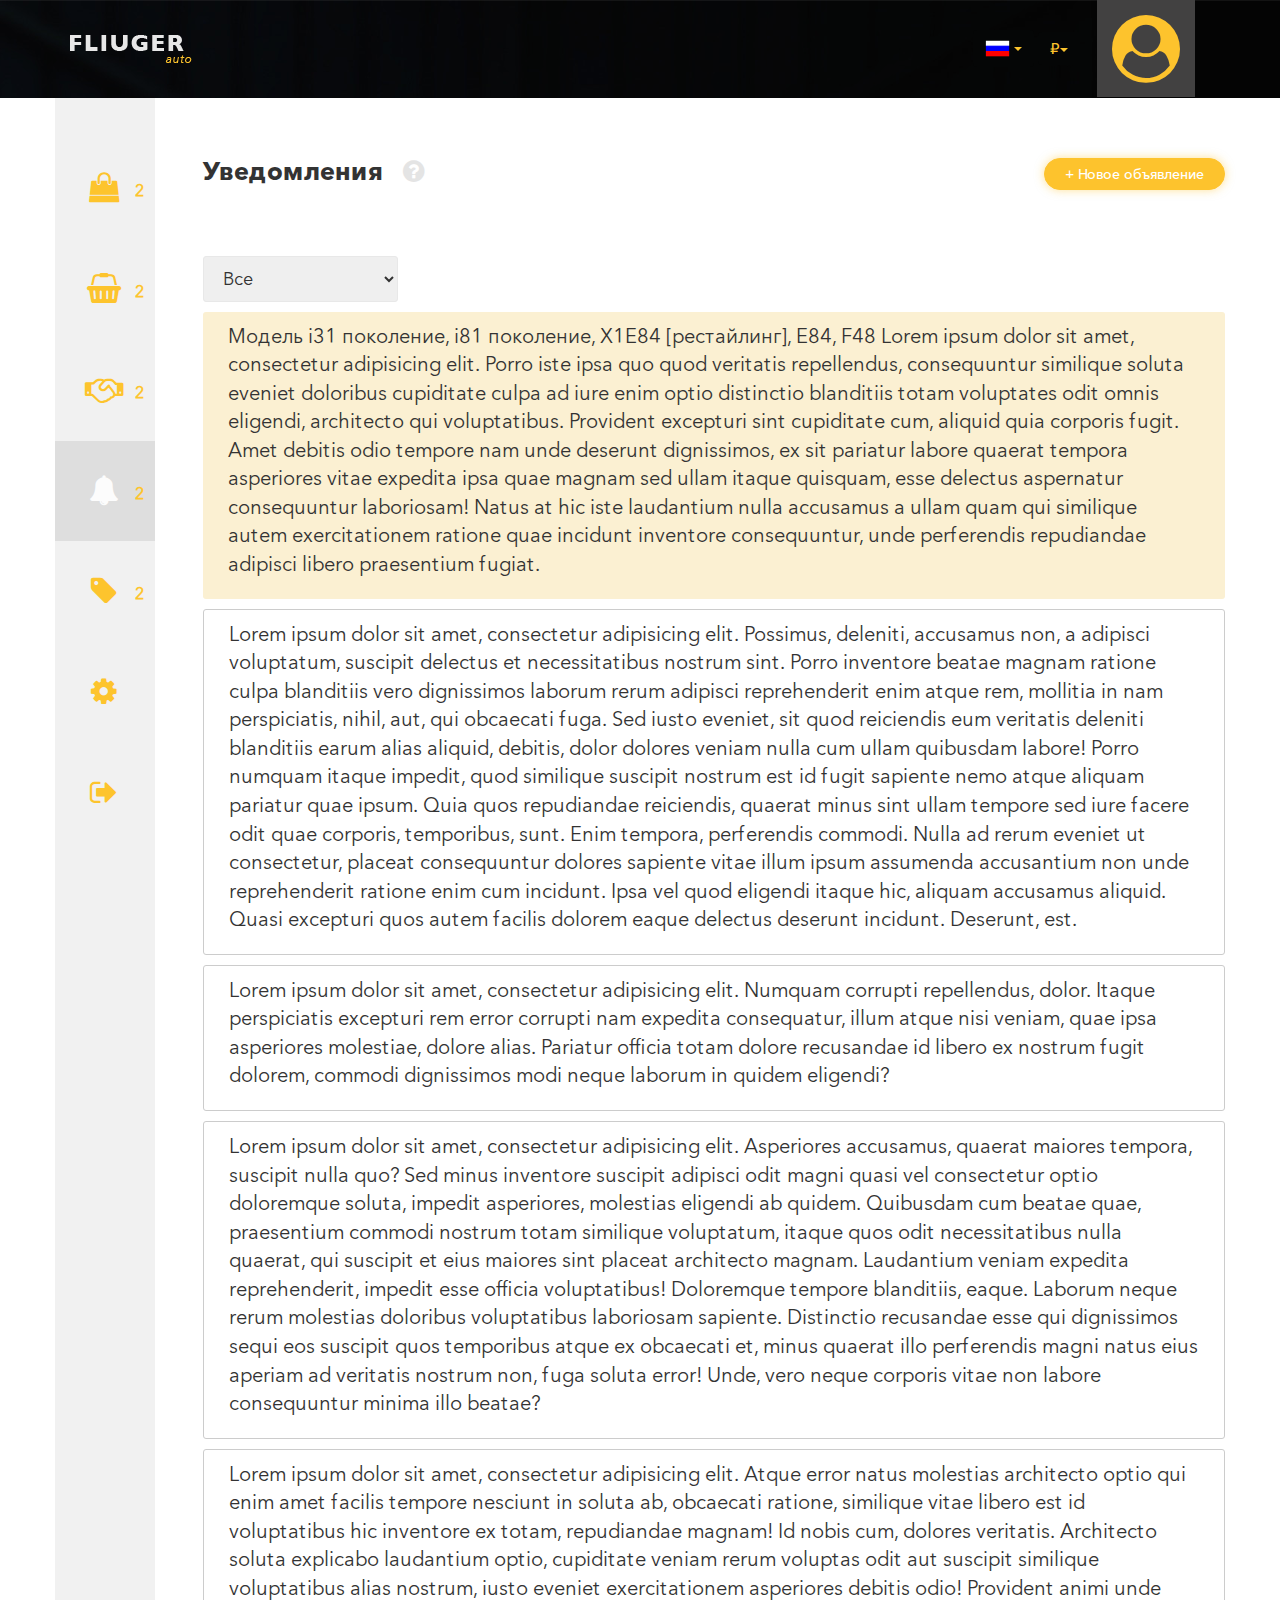
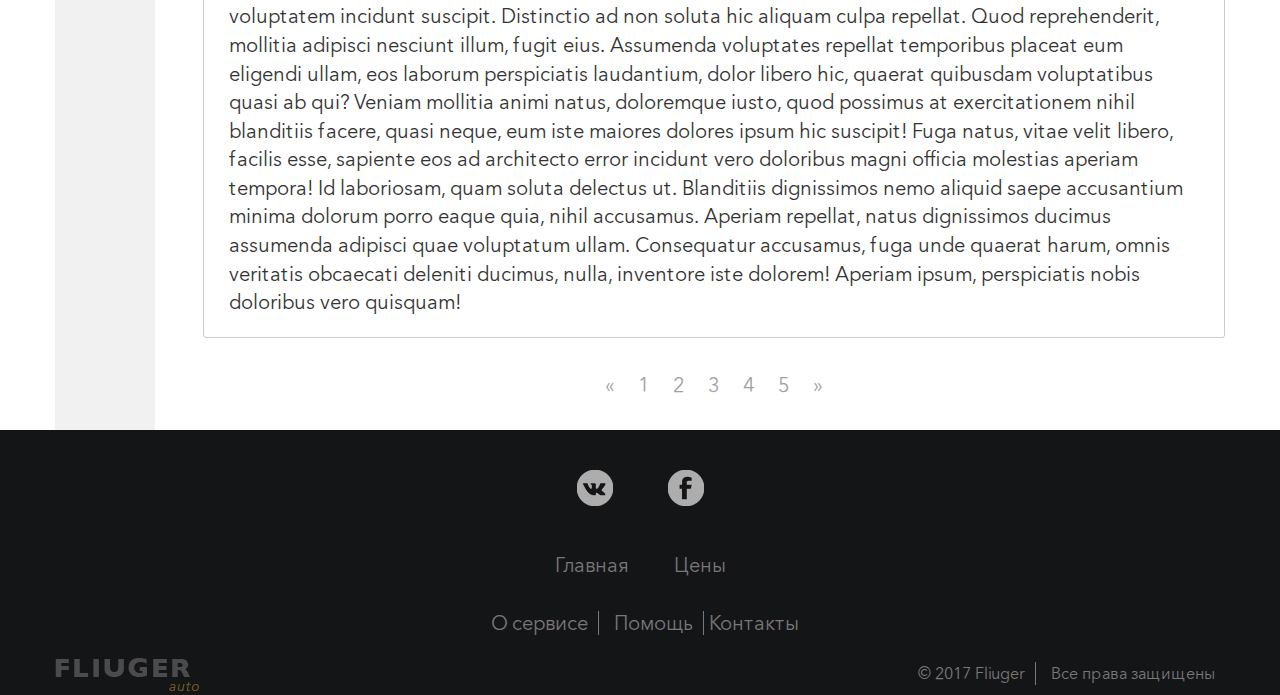
<file: FLIUGER_html/notice.html>
<!DOCTYPE html>
<html lang="en">
<head>
	 <meta charset="utf-8">
	 <meta http-equiv="X-UA-Compatible" content="IE=edge">
	 <meta name="viewport" content="width=device-width, initial-scale=1">

	 <title>Уведомления</title>
	<!--fa cdn-->
	 <link rel="stylesheet" href="css/font-awesome.min.css">

	 <link rel="stylesheet" href="css/bootstrap.css">
	 <link rel="stylesheet" href="css/style.css">
	 <script src="js/jquery-3.3.1.js"></script>
	 <script src="js/bootstrap.min.js"></script>
</head>
<body class="body-izbranoe">


	<section class="small">
	    <div class="container">

	        <div class="col-lg-7 col-md-6 col-sm-6 col-xs-6 img-logo-izdbranoe">
	            <img src="img/logo.png" alt="fliuger" class="img-responsive"/>
	        </div>



	        <div class="col-lg-5 col-md-6 col-sm-6 col-xs-6">
	        <div class="select-two"><!--SELECT VALUTE AND LANGUAGE-->
	        	<div class="btn-group btn-group-flag">    
	        		<!-- CURRENCY, BOOTSTRAP DROPDOWN -->
	        	                <!--<a class="btn btn-primary" href="javascript:void(0);">Currency</a>-->                    
	        	                <a class="btn btn-primary dropdown-toggle dropdown-toggle-flag" data-toggle="dropdown" href="#"><img class="tab-pane-img-flag" src="img/Russia.png"> <span class="caret"></span></a>
	        	               
	        	                <ul class="dropdown-menu dropdown-menu-flag select-two-block">
	        	                    <li><a href="javascript:void(0);">
	        	                        <img class="tab-pane-img-flag" src="img/Russia.png" /></a>
	        	                    </li>
	        	                    <li><a href="javascript:void(0);">
	        	                        <img class="tab-pane-img-flag tab-pane-options-two" src="img/United-States.png" /></a>
	        	                    </li>
	        	             
	        	                </ul>
	        	</div>	
	        	<div class="btn-group btn-group-valute">    
	        		<!-- CURRENCY, BOOTSTRAP DROPDOWN -->
	        	                <!--<a class="btn btn-primary" href="javascript:void(0);">Currency</a>-->                    
	        	                <a class="btn btn-primary dropdown-toggle-valute" data-toggle="dropdown" href="#">₽<span class="caret"></span></a>
	        	               
	        	                <ul class="dropdown-menu dropdown-menu-valute select-two-block select-two-block-set ">
	        	                    <li><a href="javascript:void(0);">₽</a></li>  
	        	                    <li><a href="javascript:void(0);">$</a></li>  
	        	                    <li><a href="javascript:void(0);">€</a></li>

	        	             
	        	                </ul>
	        	</div>	
		
			</div><!--SELECT VALUTE AND LANGUAGE-->
	            <div class="small-prof">
	                <a href="#" class="no-link"><i class="fa fa-user-circle"></i></a>
	            </div>
	        </div>

	    </div>

	</section>



	

	<nav class="navbar navbar-inverse navbar-static-top navbar-mobile" role="navigation">

	    <div class="container">

	      <div class="navbar-header navbar-header-seting">
		      <button type="button" class="navbar-toggle collapsed" data-toggle="collapse" data-target="#bs-example-navbar-collapse-1">
		        <span class="sr-only"></span>
		        <span class="icon-bar"></span>
		        <span class="icon-bar"></span>
		        <span class="icon-bar"></span>
		      </button>
	     	 <button class="fa fa-plus btn-hover-mob"></button>
	     	         <div class="select-two"><!--SELECT VALUTE AND LANGUAGE-->
	     	         	<div class="btn-group btn-group-flag">    
	     	         		<!-- CURRENCY, BOOTSTRAP DROPDOWN -->
	     	         	                <!--<a class="btn btn-primary" href="javascript:void(0);">Currency</a>-->                    
	     	         	                <a class="btn btn-primary dropdown-toggle dropdown-toggle-flag" data-toggle="dropdown" href="#"><img class="tab-pane-img-flag" src="img/Russia.png"> <span class="caret"></span></a>
	     	         	               
	     	         	                <ul class="dropdown-menu dropdown-menu-flag select-two-block">
	     	         	                    <li><a href="javascript:void(0);">
	     	         	                        <img class="tab-pane-img-flag" src="img/Russia.png" /></a>
	     	         	                    </li>
	     	         	                    <li><a href="javascript:void(0);">
	     	         	                        <img class="tab-pane-img-flag tab-pane-options-two" src="img/United-States.png" /></a>
	     	         	                    </li>
	     	         	             
	     	         	                </ul>
	     	         	</div>	
	     	         	<div class="btn-group btn-group-valute ">    
	     	         		<!-- CURRENCY, BOOTSTRAP DROPDOWN -->
	     	         	                <!--<a class="btn btn-primary" href="javascript:void(0);">Currency</a>-->                    
	     	         	                <a class="btn btn-primary dropdown-toggle-valute" data-toggle="dropdown" href="#">₽<span class="caret"></span></a>
	     	         	               
	     	         	                <ul class="dropdown-menu dropdown-menu-valute select-two-block select-two-block-set ">
	     	         	                    <li><a href="javascript:void(0);">₽</a></li>  
	     	         	                    <li><a href="javascript:void(0);">$</a></li>  
	     	         	                    <li><a href="javascript:void(0);">€</a></li>

	     	         	             
	     	         	                </ul>
	     	         	</div>	
	     	 	
	     	 		</div><!--SELECT VALUTE AND LANGUAGE-->
	    </div>

	 	</div>

	</nav>



 	
	<div class="container cont-nav">

		<div class="row">
			    <!-- Collect the nav links, forms, and other content for toggling -->
			    <div class="collapse navbar-collapse" id="bs-example-navbar-collapse-1">

			                <ul class="nav navbar-nav purchase-navbar">
			                	<div class="small-prof-mobile">
			                	    <a href="#" class="no-link"><i class="fa fa-user-circle"></i></a>
			                	    <span class="small-prof-mobile-span">
			                	    <div>
			                	    <p>Имя </p> 
			                	    <p>Фамилия</p></div>
									<i class="fa fa-star" aria-hidden="true"></i>
									<i class="fa fa-star" aria-hidden="true"></i>
									<i class="fa fa-star" aria-hidden="true"></i>
									<i class="fa fa-star" aria-hidden="true"></i>
									<i class="fa fa-star" aria-hidden="true"></i>
			                	    </span>
			                	</div>
			                 <a href="purchase.html" >
			                     <i class="toggle-menu-icon toggle-menu-icon-mob fa fa-shopping-bag"></i> 
			                     <span class="menu-title-mobile">Мои покупки</span><span class="menu-title-alerts">2</span>
			                 </a>
			                 <a href="selling.html">
			                     <i class="toggle-menu-icon toggle-menu-icon-mob fa fa-shopping-basket"></i> 
			                     <span class="menu-title-mobile">Мои Продажи</span><span class="menu-title-alerts">2</span>
			                 </a>
			                 <a href="#">
			                     <i class="toggle-menu-icon toggle-menu-icon-mob fa fa-shopping-bag" aria-hidden="true"></i> 
			                     <span class="menu-title-mobile">Мои сделки</span><span class="menu-title-alerts">2</span>
			                 </a>
			                 <a href="notice.html" class="active-mob">
			                     <i class="toggle-menu-icon toggle-menu-icon-mob fa fa-bell"></i> 
			                     <span class="menu-title-mobile">Сообщения</span><span class="menu-title-alerts">2</span>
			                 </a>
			                 <a href="izbranoe.html" >
			                     <i class="toggle-menu-icon toggle-menu-icon-mob fa fa-tag"></i> 
			                     <span class="menu-title-mobile">Избраное</span><span class="menu-title-alerts">2</span>
			                 </a>
			                 <a href="#">
			                     <i class="toggle-menu-icon toggle-menu-icon-mob fa fa-cog"></i> 
			                     <span class="menu-title-mobile">Настройки</span>
			                 </a>              
			                 <a href="#">
			                     <i class="toggle-menu-icon toggle-menu-icon-mob fa fa-sign-out"></i> 
			                     <span class="menu-title-mobile">Выход</span>
			                 </a>
			                </ul>

			    </div>
			                <div class="menu-push container" id="container">
			                     <nav class="toggle-menu menu-vertical menu-left" id="nav">
			                     	<a href="purchase.html" class="toggle-menu-top toggle-menu-alert ">
			                     	    <i class="toggle-menu-icon fa fa-shopping-bag"></i> 
			                     	    <span class="menu-title">Мои покупки</span>

			                     	</a>
			                     	<a href="selling.html" class="toggle-menu-alert">
			                     	    <i class="toggle-menu-icon fa fa-shopping-basket"></i> 
			                     	    <span class="menu-title">Мои Продажи</span>

			                     	</a>
			                     	<a href="#" class="toggle-menu-alert">
			                     	    <i class="toggle-menu-icon fa fa-handshake-o" aria-hidden="true"></i> 
			                     	    <span class="menu-title">Мои сделки</span>
			                     	</a>
			                     	<a href="notice.html" class="toggle-menu-alert active">
			                     	    <i class="toggle-menu-icon fa fa-bell"></i> 
			                     	    <span class="menu-title">Сообщения</span>

			                     	</a>
			                     	<a href="izbranoe.html" class="toggle-menu-alert">
			                     	    <i class="toggle-menu-icon fa fa-tag"></i> 
			                     	    <span class="menu-title">Избраное</span>

			                     	</a>
			                     	<a href="#">
			                     	    <i class="toggle-menu-icon fa fa-cog"></i> 
			                     	    <span class="menu-title">Настройки</span>
			                     	</a>
			                     	<a href="#" >
			                     	    <i class="toggle-menu-icon toggle-menu-icon-mob fa fa-sign-out"></i> 
			                     	    <span class="menu-title">Выход</span>
			                     	</a>
			                        

			                     </nav>
			                  
			                    <div class="main">
			                        
			                        
			                        
			                    </div>
			                </div> <!--menu-push-->

			  

			<div class="nameandbuttom col-sm-offset-1">

				            	<h2 class="nameandbuttom-h2">Уведомления<span class="fa fa-question-circle nameandbuttom-info" title="подсказка котороя будет видна при наведении" data-toggle="modal" data-target="#modal-purchase-help"></span></h2>
				                <button class="btn batton nameandbuttom-button ">+ Новое объявление</button>

			

					  <div class="purchase">
		
					  			<div class="tab-pane-setting">
					  				<select class="tab-pane-select purchase-tab-setting">
					  				  <option class="tab-pane-options">Все</option>
									  <option class="tab-pane-options">Сначала новые</option>
									  <option class="tab-pane-options">Сначала старые</option>
					  				</select>
					  			</div>	



					  			  	    	
					  			  	
					  	    <div class="tab-pane-block purchase-block purchase-block-new"><!--news-->
								       <p class="notice-text">Модель i31 поколение, i81 поколение, X1E84 [рестайлинг], E84, F48 Lorem ipsum dolor sit amet, consectetur adipisicing elit. Porro iste ipsa quo quod veritatis repellendus, consequuntur similique soluta eveniet doloribus cupiditate culpa ad iure enim optio distinctio blanditiis totam voluptates odit omnis eligendi, architecto qui voluptatibus. Provident excepturi sint cupiditate cum, aliquid quia corporis fugit. Amet debitis odio tempore nam unde deserunt dignissimos, ex sit pariatur labore quaerat tempora asperiores vitae expedita ipsa quae magnam sed ullam itaque quisquam, esse delectus aspernatur consequuntur laboriosam! Natus at hic iste laudantium nulla accusamus a ullam quam qui similique autem exercitationem ratione quae incidunt inventore consequuntur, unde perferendis repudiandae adipisci libero praesentium fugiat.</p>
					  	  	</div><!--news-->   
					  	    <div class="tab-pane-block purchase-block"><!--news-->
								       <p class="notice-text">Lorem ipsum dolor sit amet, consectetur adipisicing elit. Possimus, deleniti, accusamus non, a adipisci voluptatum, suscipit delectus et necessitatibus nostrum sint. Porro inventore beatae magnam ratione culpa blanditiis vero dignissimos laborum rerum adipisci reprehenderit enim atque rem, mollitia in nam perspiciatis, nihil, aut, qui obcaecati fuga. Sed iusto eveniet, sit quod reiciendis eum veritatis deleniti blanditiis earum alias aliquid, debitis, dolor dolores veniam nulla cum ullam quibusdam labore! Porro numquam itaque impedit, quod similique suscipit nostrum est id fugit sapiente nemo atque aliquam pariatur quae ipsum. Quia quos repudiandae reiciendis, quaerat minus sint ullam tempore sed iure facere odit quae corporis, temporibus, sunt. Enim tempora, perferendis commodi. Nulla ad rerum eveniet ut consectetur, placeat consequuntur dolores sapiente vitae illum ipsum assumenda accusantium non unde reprehenderit ratione enim cum incidunt. Ipsa vel quod eligendi itaque hic, aliquam accusamus aliquid. Quasi excepturi quos autem facilis dolorem eaque delectus deserunt incidunt. Deserunt, est.</p>
					  	  	</div><!--news-->   
					  	    <div class="tab-pane-block purchase-block"><!--news-->
								       <p class="notice-text">Lorem ipsum dolor sit amet, consectetur adipisicing elit. Numquam corrupti repellendus, dolor. Itaque perspiciatis excepturi rem error corrupti nam expedita consequatur, illum atque nisi veniam, quae ipsa asperiores molestiae, dolore alias. Pariatur officia totam dolore recusandae id libero ex nostrum fugit dolorem, commodi dignissimos modi neque laborum in quidem eligendi?</p>
					  	  	</div><!--news-->   					  	
					  	    <div class="tab-pane-block purchase-block"><!--news-->
								       <p class="notice-text">Lorem ipsum dolor sit amet, consectetur adipisicing elit. Asperiores accusamus, quaerat maiores tempora, suscipit nulla quo? Sed minus inventore suscipit adipisci odit magni quasi vel consectetur optio doloremque soluta, impedit asperiores, molestias eligendi ab quidem. Quibusdam cum beatae quae, praesentium commodi nostrum totam similique voluptatum, itaque quos odit necessitatibus nulla quaerat, qui suscipit et eius maiores sint placeat architecto magnam. Laudantium veniam expedita reprehenderit, impedit esse officia voluptatibus! Doloremque tempore blanditiis, eaque. Laborum neque rerum molestias doloribus voluptatibus laboriosam sapiente. Distinctio recusandae esse qui dignissimos sequi eos suscipit quos temporibus atque ex obcaecati et, minus quaerat illo perferendis magni natus eius aperiam ad veritatis nostrum non, fuga soluta error! Unde, vero neque corporis vitae non labore consequuntur minima illo beatae?</p>
					  	  	</div><!--news-->   
					  	    <div class="tab-pane-block purchase-block"><!--news-->
								       <p class="notice-text">Lorem ipsum dolor sit amet, consectetur adipisicing elit. Atque error natus molestias architecto optio qui enim amet facilis tempore nesciunt in soluta ab, obcaecati ratione, similique vitae libero est id voluptatibus hic inventore ex totam, repudiandae magnam! Id nobis cum, dolores veritatis. Architecto soluta explicabo laudantium optio, cupiditate veniam rerum voluptas odit aut suscipit similique voluptatibus alias nostrum, iusto eveniet exercitationem asperiores debitis odio! Provident animi unde voluptatem incidunt suscipit. Distinctio ad non soluta hic aliquam culpa repellat. Quod reprehenderit, mollitia adipisci nesciunt illum, fugit eius. Assumenda voluptates repellat temporibus placeat eum eligendi ullam, eos laborum perspiciatis laudantium, dolor libero hic, quaerat quibusdam voluptatibus quasi ab qui? Veniam mollitia animi natus, doloremque iusto, quod possimus at exercitationem nihil blanditiis facere, quasi neque, eum iste maiores dolores ipsum hic suscipit! Fuga natus, vitae velit libero, facilis esse, sapiente eos ad architecto error incidunt vero doloribus magni officia molestias aperiam tempora! Id laboriosam, quam soluta delectus ut. Blanditiis dignissimos nemo aliquid saepe accusantium minima dolorum porro eaque quia, nihil accusamus. Aperiam repellat, natus dignissimos ducimus assumenda adipisci quae voluptatum ullam. Consequatur accusamus, fuga unde quaerat harum, omnis veritatis obcaecati deleniti ducimus, nulla, inventore iste dolorem! Aperiam ipsum, perspiciatis nobis doloribus vero quisquam!</p>
					  	  	</div><!--news-->   

	
					  	  

					
					
				<nav aria-label="Page navigation" class="page-nav">
				  <ul class="pagination">
				    <li class="page-item">
				      <a class="page-link" href="#" aria-label="Previous">
				        <span aria-hidden="true">&laquo;</span>
				        <span class="sr-only">Previous</span>
				      </a>
				    </li>
				    <li class="page-item"><a class="page-link" href="#">1</a></li>
				    <li class="page-item"><a class="page-link" href="#">2</a></li>
				    <li class="page-item"><a class="page-link" href="#">3</a></li>
				    <li class="page-item"><a class="page-link" href="#">4</a></li>
				    <li class="page-item"><a class="page-link" href="#">5</a></li>
				    <li class="page-item">
				      <a class="page-link" href="#" aria-label="Next">
				        <span aria-hidden="true">&raquo;</span>
				        <span class="sr-only">Next</span>
				      </a>
				    </li>
				  </ul>
				</nav>

		</div>
	</div>
		</div>
	</div>
	    <section class="footer footer-kost">
	    	<div class="container">
	    		<div class="row">
	    			<div class="footer-block footer-block-izbranoe">

	    				<a class="footer-block-icon" href="#">
	    				<img src="img/footer/vk_icon.png" alt="">
	    				</a>
	    				<a class="footer-block-icon" href="#">
	    				<img src="img/footer/fb_icon.png" alt="">
	    				</a>
	    			</div>
	    			<div class="footer-block-two">
	    				<a href="index.html" class="header-b ">Главная</a>
	    				<a href="#" class="header-b header-a-1">Цены</a>
	    			</div>
	    			<div class="footer-block-three">
	    				<a href="#" class="header-footer footer-block-three-text">О сервисе</a>
	    			
	    				<a href="#" class="header-footer footer-block-three-text">Помощь</a>
	    				
	    				<a href="#" class="header-footer">Контакты</a>
	    			</div>
	    			<div class="footer-mob">

	    				<a class="footer-block-icon" href="#">
	    				<img src="img/footer/vk_icon.png" alt="">
	    				</a>
	    				<a class="footer-block-icon" href="#">
	    				<img src="img/footer/fb_icon.png" alt="">
	    				</a>
	    			</div>

	    			<div class="footer-niz">
	    				<img src="img/footer/fliuger.png" alt="fliuger">
	    				<p class="footer-niz-text footer-niz-text-1">© 2017 Fliuger</p> <p class="footer-niz-text"> Все права защищены </p>
	    			</div>
	    		</div>
	    	</div>
	    </section>
	
		<div class="modal fade" id="modal-purchase-help" tabindex="-1" role="dialog" aria-labelledby="myLargeModalLabel" 			aria-hidden="true">
		 	<div class="close" data-dismiss="modal" aria-hidden="true"></div>
			   <div class="modal-dialog modal-lg">
			     <div class="modal-content">
			       <div class="tabs-modal ">

					<h2>Подсказка</h2>
					<p>Lorem ipsum dolor sit amet, consectetur adipisicing elit. Architecto, obcaecati dicta. Totam quasi officia numquam accusamus impedit, accusantium nostrum facere quod magnam facilis, et. Suscipit ullam deleniti ea impedit voluptatem temporibus animi culpa minima atque omnis mollitia dolore incidunt quisquam corporis, eaque repudiandae, perspiciatis, in odit soluta, distinctio! Sint quo illo impedit, hic voluptatum ratione quia in quidem minus vitae nulla pariatur rerum, ipsa placeat consequatur obcaecati facere, deserunt molestias eveniet. Veniam, modi, corporis. Iste, cumque. Sapiente doloribus, dicta accusantium fuga, repellendus quis deserunt, excepturi iure quo perferendis qui ipsa ipsum quaerat enim debitis quae earum odio blanditiis totam inventore!</p>


			     </div>
			   </div>
			 </div>
		  </div>

		   <div class="modal fade purchase-modal" id="modal-purchase-delite">
		     <div class="modal-dialog" role="document">
		       <div class="modal-content purchase-modal-content">
		         <div class="modal-header purchase-modal-header">
		           </button>
		           <h4 class="modal-title purchase-modal-title">Удалить это объявление?</h4>
		         </div>
		         <div class="modal-body purchase-modal-body">
		           <p>После удаления восстановить данное объявление будет невозможно.</p>
		         </div>
		         <div class="modal-footer purchase-modal-footer">
		           <button type="button" class="btn btn-secondary batton purchase-btn purchase-btn-end" data-dismiss="modal">Отменить</button>
		           <button type="button" class="btn batton purchase-btn">Удалить</button>
		         </div>
		       </div><!-- /.модальное окно-Содержание -->  
		     </div><!-- /.модальное окно-диалог -->  
		   </div><!-- /.модальное окно --> 


	    <script>
	    	$("#nav").hover(function() {
	    	    $("#container").toggleClass('menu-push-toright');
	    	    $("#nav").toggleClass('menu-open');
	    	});
	    	$("#nav a").click(function() {
	    	    $("#nav a").removeClass('active');
	    	    $(this).addClass('active');
	    	}); 
	    	/*mobile menu*/
	    	var box = document.getElementById("box"), count = 0, menu = document.getElementById("menu");
	    	/* BOOTSTRAP DROPDOWN MENU - Update selected item text and image */
	    	$(".dropdown-menu-flag li a").click(function () {
	    	    var selText = $(this).text();
	    	    var imgSource = $(this).find('img').attr('src');
	    	    var img = '<img src="' + imgSource + '"/>';        
	    	    $(this).parents('.btn-group-flag').find('.dropdown-toggle-flag').html(img + ' ' + selText + ' <span class="caret"></span>');
	    	});
	    	/* BOOTSTRAP DROPDOWN MENU - Update selected item text and image */
	    	$(".dropdown-menu-valute li a").click(function () {
	    	    var selText = $(this).text();       
	    	    $(this).parents('.btn-group-valute').find('.dropdown-toggle-valute').html(selText + ' <span class="caret"></span>');
	    	});

	    	/*menu-hower*/ 
	var visible = true;
	function BtnOptinon() {
	    if(visible) {

	        document.getElementById('myShowBlock' ).style.display = 'block';
	
	        visible = false;
	
	    } else {
	
	        document.getElementById('myShowBlock' ).style.display = 'none';
	
	        visible = true;
	
	    }
	
	}	/*menu-hower*/ 
	    	/*menu-info* 
	var visible = true;
	function SellingOptinon() {
	    if(visible) {

	        document.getElementById('selling-vis' ).style.visibility = 'hidden';
	
	        visible = false;
	
	    } else {
	
	        document.getElementById('selling-vis' ).style.visibility = 'visible';
	
	        visible = true;
	
	    }
	
	}	*menu-info*/ 

	    </script>

	
</body>
</html>
</file>
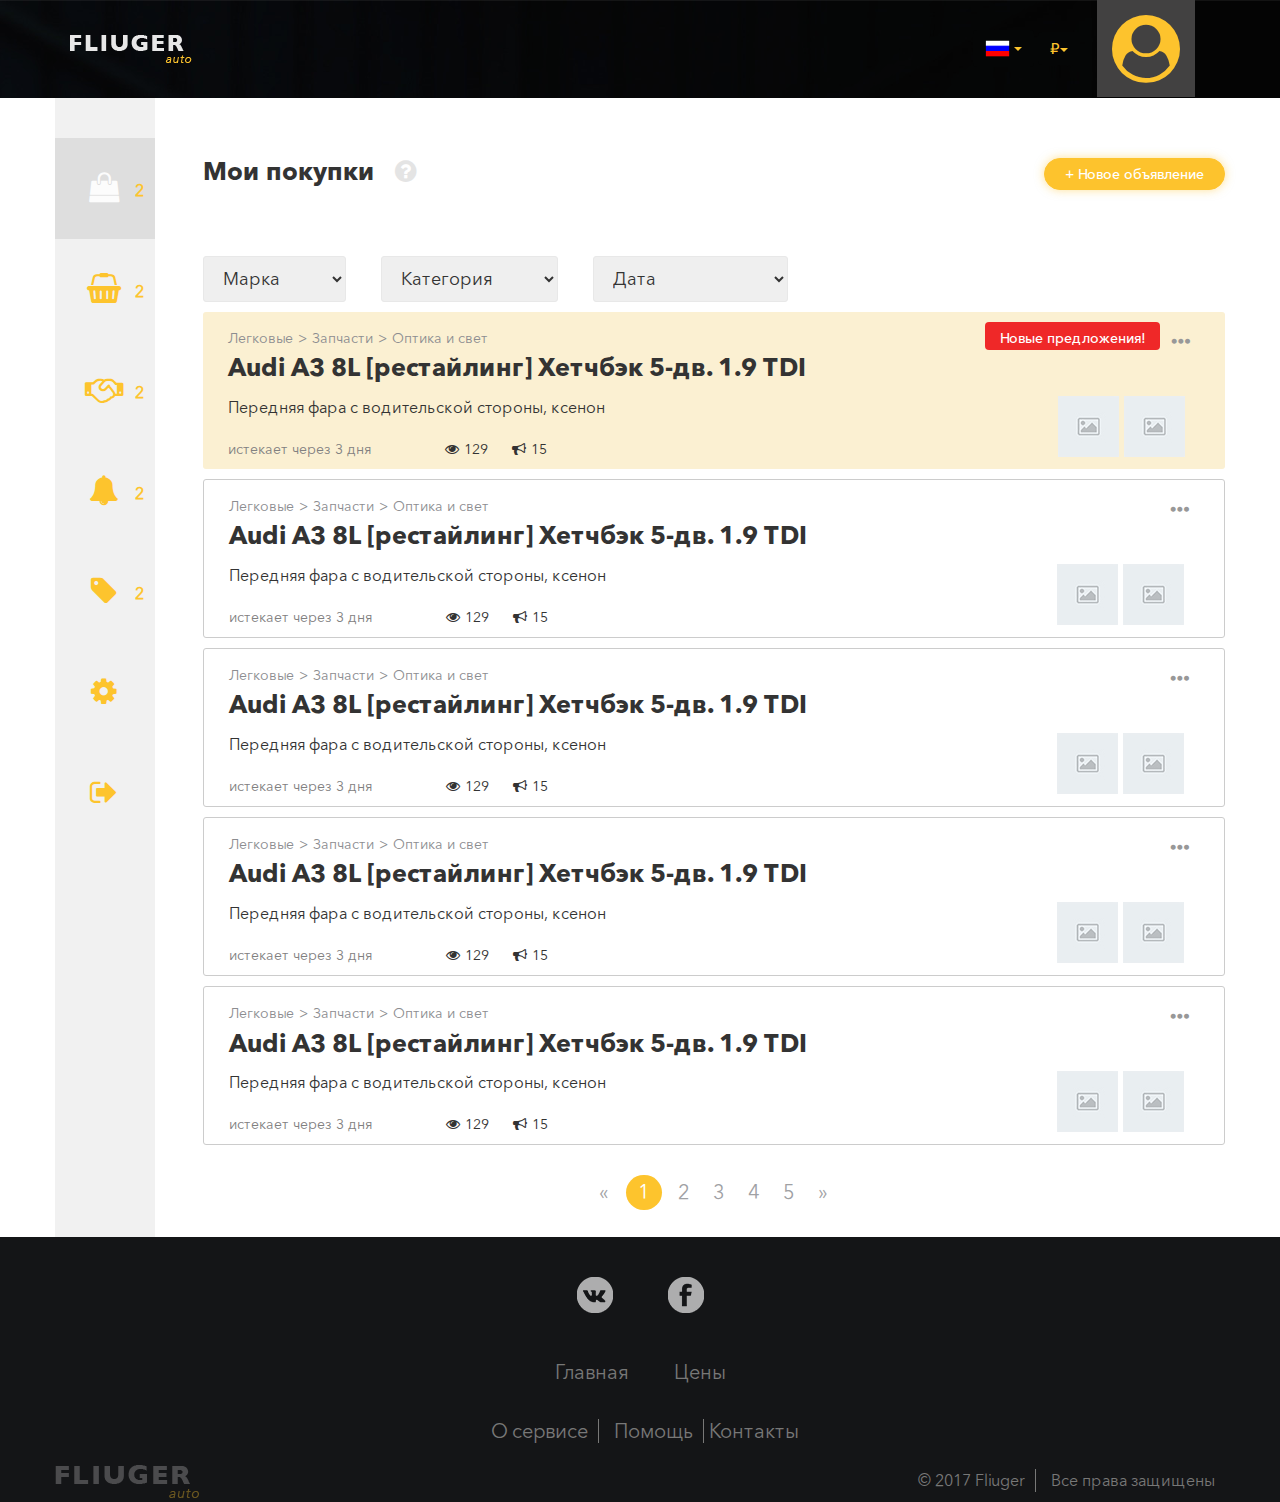
<file: FLIUGER_html/purchase.html>
<!DOCTYPE html>
<html lang="en">
<head>
	 <meta charset="utf-8">
	 <meta http-equiv="X-UA-Compatible" content="IE=edge">
	 <meta name="viewport" content="width=device-width, initial-scale=1">

	 <title>Мои покупки</title>
	<!--fa cdn-->
	 <link rel="stylesheet" href="css/font-awesome.min.css">

	 <link rel="stylesheet" href="css/bootstrap.css">
	 <link rel="stylesheet" href="css/style.css">
	 <script src="js/jquery-3.3.1.js"></script>
	 <script src="js/bootstrap.min.js"></script>
</head>
<body class="body-izbranoe">


	<section class="small">
	    <div class="container">

	        <div class="col-lg-7 col-md-6 col-sm-6 col-xs-6 img-logo-izdbranoe">
	            <img src="img/logo.png" alt="fliuger" class="img-responsive"/>
	        </div>



	        <div class="col-lg-5 col-md-6 col-sm-6 col-xs-6">
	        <div class="select-two"><!--SELECT VALUTE AND LANGUAGE-->
	        	<div class="btn-group btn-group-flag">    
	        		<!-- CURRENCY, BOOTSTRAP DROPDOWN -->
	        	                <!--<a class="btn btn-primary" href="javascript:void(0);">Currency</a>-->                    
	        	                <a class="btn btn-primary dropdown-toggle dropdown-toggle-flag" data-toggle="dropdown" href="#"><img class="tab-pane-img-flag" src="img/Russia.png"> <span class="caret"></span></a>
	        	               
	        	                <ul class="dropdown-menu dropdown-menu-flag select-two-block">
	        	                    <li><a href="javascript:void(0);">
	        	                        <img class="tab-pane-img-flag" src="img/Russia.png" /></a>
	        	                    </li>
	        	                    <li><a href="javascript:void(0);">
	        	                        <img class="tab-pane-img-flag tab-pane-options-two" src="img/United-States.png" /></a>
	        	                    </li>
	        	             
	        	                </ul>
	        	</div>	
	        	<div class="btn-group btn-group-valute">    
	        		<!-- CURRENCY, BOOTSTRAP DROPDOWN -->
	        	                <!--<a class="btn btn-primary" href="javascript:void(0);">Currency</a>-->                    
	        	                <a class="btn btn-primary dropdown-toggle-valute" data-toggle="dropdown" href="#">₽<span class="caret"></span></a>
	        	               
	        	                <ul class="dropdown-menu dropdown-menu-valute select-two-block select-two-block-set ">
	        	                    <li><a href="javascript:void(0);">₽</a></li>  
	        	                    <li><a href="javascript:void(0);">$</a></li>  
	        	                    <li><a href="javascript:void(0);">€</a></li>

	        	             
	        	                </ul>
	        	</div>	
		
			</div><!--SELECT VALUTE AND LANGUAGE-->
	            <div class="small-prof">
	                <a href="#" class="no-link"><i class="fa fa-user-circle"></i></a>
	            </div>
	        </div>

	    </div>

	</section>



	

	<nav class="navbar navbar-inverse navbar-static-top navbar-mobile" role="navigation">

	    <div class="container">

	      <div class="navbar-header navbar-header-seting">
		      <button type="button" class="navbar-toggle collapsed" data-toggle="collapse" data-target="#bs-example-navbar-collapse-1">
		        <span class="sr-only"></span>
		        <span class="icon-bar"></span>
		        <span class="icon-bar"></span>
		        <span class="icon-bar"></span>
		      </button>
	     	 <button class="fa fa-plus btn-hover-mob"></button>
	     	         <div class="select-two"><!--SELECT VALUTE AND LANGUAGE-->
	     	         	<div class="btn-group btn-group-flag">    
	     	         		<!-- CURRENCY, BOOTSTRAP DROPDOWN -->
	     	         	                <!--<a class="btn btn-primary" href="javascript:void(0);">Currency</a>-->                    
	     	         	                <a class="btn btn-primary dropdown-toggle dropdown-toggle-flag" data-toggle="dropdown" href="#"><img class="tab-pane-img-flag" src="img/Russia.png"> <span class="caret"></span></a>
	     	         	               
	     	         	                <ul class="dropdown-menu dropdown-menu-flag select-two-block">
	     	         	                    <li><a href="javascript:void(0);">
	     	         	                        <img class="tab-pane-img-flag" src="img/Russia.png" /></a>
	     	         	                    </li>
	     	         	                    <li><a href="javascript:void(0);">
	     	         	                        <img class="tab-pane-img-flag tab-pane-options-two" src="img/United-States.png" /></a>
	     	         	                    </li>
	     	         	             
	     	         	                </ul>
	     	         	</div>	
	     	         	<div class="btn-group btn-group-valute ">    
	     	         		<!-- CURRENCY, BOOTSTRAP DROPDOWN -->
	     	         	                <!--<a class="btn btn-primary" href="javascript:void(0);">Currency</a>-->                    
	     	         	                <a class="btn btn-primary dropdown-toggle-valute" data-toggle="dropdown" href="#">₽<span class="caret"></span></a>
	     	         	               
	     	         	                <ul class="dropdown-menu dropdown-menu-valute select-two-block select-two-block-set ">
	     	         	                    <li><a href="javascript:void(0);">₽</a></li>  
	     	         	                    <li><a href="javascript:void(0);">$</a></li>  
	     	         	                    <li><a href="javascript:void(0);">€</a></li>

	     	         	             
	     	         	                </ul>
	     	         	</div>	
	     	 	
	     	 		</div><!--SELECT VALUTE AND LANGUAGE-->
	    </div>

	 	</div>

	</nav>



 	
	<div class="container cont-nav">

		<div class="row">
			    <!-- Collect the nav links, forms, and other content for toggling -->
			    <div class="collapse navbar-collapse" id="bs-example-navbar-collapse-1">

			                <ul class="nav navbar-nav purchase-navbar">
			                	<div class="small-prof-mobile">
			                	    <a href="#" class="no-link"><i class="fa fa-user-circle"></i></a>
			                	    <span class="small-prof-mobile-span">
			                	    <div>
			                	    <p>Имя </p> 
			                	    <p>Фамилия</p></div>
									<i class="fa fa-star" aria-hidden="true"></i>
									<i class="fa fa-star" aria-hidden="true"></i>
									<i class="fa fa-star" aria-hidden="true"></i>
									<i class="fa fa-star" aria-hidden="true"></i>
									<i class="fa fa-star" aria-hidden="true"></i>
			                	    </span>
			                	</div>
			                 <a href="purchase.html" class="active-mob">
			                     <i class="toggle-menu-icon toggle-menu-icon-mob fa fa-shopping-bag"></i> 
			                     <span class="menu-title-mobile">Мои покупки</span><span class="menu-title-alerts">2</span>
			                 </a>
			                 <a href="selling.html">
			                     <i class="toggle-menu-icon toggle-menu-icon-mob fa fa-shopping-basket"></i> 
			                     <span class="menu-title-mobile">Мои Продажи</span><span class="menu-title-alerts">2</span>
			                 </a>
			                 <a href="#">
			                     <i class="toggle-menu-icon toggle-menu-icon-mob fa fa-shopping-bag" aria-hidden="true"></i> 
			                     <span class="menu-title-mobile">Мои сделки</span><span class="menu-title-alerts">2</span>
			                 </a>
			                 <a href="notice.html">
			                     <i class="toggle-menu-icon toggle-menu-icon-mob fa fa-bell"></i> 
			                     <span class="menu-title-mobile">Сообщения</span><span class="menu-title-alerts">2</span>
			                 </a>
			                 <a href="izbranoe.html" >
			                     <i class="toggle-menu-icon toggle-menu-icon-mob fa fa-tag"></i> 
			                     <span class="menu-title-mobile">Избраное</span><span class="menu-title-alerts">2</span>
			                 </a>
			                 <a href="#">
			                     <i class="toggle-menu-icon toggle-menu-icon-mob fa fa-cog"></i> 
			                     <span class="menu-title-mobile">Настройки</span>
			                 </a>              
			                 <a href="#">
			                     <i class="toggle-menu-icon toggle-menu-icon-mob fa fa-sign-out"></i> 
			                     <span class="menu-title-mobile">Выход</span>
			                 </a>
			                </ul>

			    </div>
			                <div class="menu-push container" id="container">
			                     <nav class="toggle-menu  menu-vertical menu-left" id="nav">
			                        <a href="purchase.html" class="toggle-menu-top toggle-menu-alert active">
			                            <i class="toggle-menu-icon fa fa-shopping-bag"></i> 
			                            <span class="menu-title">Мои покупки</span>

			                        </a>
			                        <a href="selling.html" class="toggle-menu-alert">
			                            <i class="toggle-menu-icon fa fa-shopping-basket"></i> 
			                            <span class="menu-title">Мои Продажи</span>

			                        </a>
			                        <a href="#" class="toggle-menu-alert">
			                            <i class="toggle-menu-icon fa fa-handshake-o" aria-hidden="true"></i> 
			                            <span class="menu-title">Мои сделки</span>
			                        </a>
			                        <a href="notice.html" class="toggle-menu-alert">
			                            <i class="toggle-menu-icon fa fa-bell"></i> 
			                            <span class="menu-title">Сообщения</span>

			                        </a>
			                        <a href="izbranoe.html" class="toggle-menu-alert">
			                            <i class="toggle-menu-icon fa fa-tag"></i> 
			                            <span class="menu-title">Избраное</span>

			                        </a>
			                        <a href="#">
			                            <i class="toggle-menu-icon fa fa-cog"></i> 
			                            <span class="menu-title">Настройки</span>
			                        </a>
			                        <a href="#" >
			                            <i class="toggle-menu-icon toggle-menu-icon-mob fa fa-sign-out"></i> 
			                            <span class="menu-title">Выход</span>
			                        </a>
			                        

			                     </nav>
			                  
			                    <div class="main">
			                        
			                        
			                        
			                    </div>
			                </div> <!--menu-push-->

			  

			<div class="nameandbuttom col-sm-offset-1">

				            	<h2 class="nameandbuttom-h2">Мои покупки<span class="fa fa-question-circle nameandbuttom-info" title="подсказка котороя будет видна при наведении" data-toggle="modal" data-target="#modal-purchase-help"></span></h2>
				                <a class="btn batton nameandbuttom-button ">+ Новое объявление</a>

			

					  <div class="purchase">
		
					  			<div class="tab-pane-setting purchase-tab">
					  				<select class="tab-pane-select purchase-tab-setting">
					  				  <option class="tab-pane-options">Марка</option>
					  				  <option class="tab-pane-options">Все марки</option>
					  				  <option class="tab-pane-options">Марка</option>
					  				  <option class="tab-pane-options">Марка</option>
					  				  <option class="tab-pane-options">Марка</option> 
					  				  <option class="tab-pane-options">Марка</option>
					  				</select>
					  			</div>	
					  			<div class="tab-pane-setting purchase-tab purchase-tab-two">
					  				<select class="tab-pane-select purchase-tab-setting">
					  				  <option class="tab-pane-options">Категория</option>
					  				  <option class="tab-pane-options">Все категория</option>
					  				  <option class="tab-pane-options">Категория</option>
					  				  <option class="tab-pane-options">Категория</option>
					  				  <option class="tab-pane-options">Категория</option>
					  				  <option class="tab-pane-options">Категория</option>
					  				</select>
					  			</div>	
					  			<div class="tab-pane-setting purchase-tab purchase-tab-two">
					  				<select class="tab-pane-select purchase-tab-setting">
					  				  <option class="tab-pane-options">Дата</option>
					  				  <option class="tab-pane-options">Сначала новые</option>
					  				  <option class="tab-pane-options">Сначала старые</option>
					  				</select>
					  			</div>

								<!--вызов меню-->
								<div class="purchase-btn-mob">
									<button class="btn purchase-btn-mob-header" onclick="BtnOptinon()"><i class="fa fa-sliders" aria-hidden="true"></i></button>
								</div>
									<div class="purchase-form-mob" id="myShowBlock">
										<div class="tab-pane-block purchase-form-mob-block">
											<div class="tab-pane-setting purchase-form-mob-block">
												<select class="tab-pane-select purchase-form-mob-setting">
												  <option class="tab-pane-options">Марка</option>
												  <option class="tab-pane-options">Все марки</option>
												  <option class="tab-pane-options">Марка</option>
												  <option class="tab-pane-options">Марка</option>
												  <option class="tab-pane-options">Марка</option> 
												  <option class="tab-pane-options">Марка</option>
												</select>
											</div>	
											<div class="tab-pane-setting purchase-form-mob-block">
												<select class="tab-pane-select purchase-form-mob-setting">
												  <option class="tab-pane-options">Категория</option>
												  <option class="tab-pane-options">Все категория</option>
												  <option class="tab-pane-options">Категория</option>
												  <option class="tab-pane-options">Категория</option>
												  <option class="tab-pane-options">Категория</option>
												  <option class="tab-pane-options">Категория</option>
												</select>
											</div>	
											<div class="tab-pane-setting purchase-form-mob-block purchase-form-mob-block-two">
												<select class="tab-pane-select purchase-form-mob-setting">
												  <option class="tab-pane-options">Дата</option>
												  <option class="tab-pane-options">Сначала новые</option>
												  <option class="tab-pane-options">Сначала старые</option>
												</select>
											</div>
											<button type="button" class="btn btn-secondary batton purchase-btn purchase-btn-end" data-dismiss="modal">Сбросить</button>
											<button type="button" class="btn batton purchase-btn">Применить</button>
										</div>
									</div>

								<!--вызов меню-->
					  			  	    	
					  			  	
					  	    <div class="tab-pane-block purchase-block purchase-block-new"><!--news-->
					  	      	<div class="purchase-block-navigation">
					  	      		<a href="#" class="purchase-block-navigation-a">Легковые</a>
					  	      		<span class="purchase-block-navigation-a">></span>
					  	      		<a href="#" class="purchase-block-navigation-a">Запчасти</a>
					  	      		<span class="purchase-block-navigation-a">></span>
					  	      		<a href="#" class="purchase-block-navigation-a">Оптика и свет</a>

							

					  			  	<ul class="nav nav-pills purchase-menu">
					  			  	  <li class="dropdown">
					  			  	    <a class="purchase-menu-hamburger glyphicon glyphicon-option-horizontal" data-toggle="dropdown" href="#"></a>
					  			  	    <ul class="dropdown-menu dropdown-menuleft">
					  			  	    <li class="purchase-menu-allOut-li">
					  	                	<a href="#"><i class="fa fa-pencil-square-o"></i>
					  	                	Редактировать</li></a>
					  	                <li class="purchase-menu-allOut-li">
					  						<a href="#"><i class="fa fa-calendar-check-o"></i>
					  	                	Продлить</li></a>
					  	                <li class="purchase-menu-allOut-li">
					  	                	<a href="#" data-toggle="modal" data-target="#modal-purchase-delite"><i class="fa fa-trash-o" data-backdrop="false"></i>
					  	                	Удалить</li></a>
					  			  	    </ul>
					  			  	  </li>
					  			  	</ul>
					  			  	<div class="purchase-block-new-info">
					  			  		<span class="purchase-block-new-info-text">Новые предложения!</span>
					  			  	</div>
					  	      	</div>
					  	      	<li class="tab-pane-li purchase-menu-li">
						  	      		<a href="#" class="tab-pane-a purchase-block-ad"><span class="purchase-block-ad-span">Audi A3 8L [рестайлинг] Хетчбэк 5-дв. 1.9 TDI</span></a>
					  	      	</li> 
				  	      		<div class="purchase-block-ad-info">
				  	      			

				  	      			<div class="purchase-block-ad-info-bottom col-sm-6">
				  	      				<span class="purchase-block-ad-info-top ">Передняя фара с водительской стороны, ксенон</span>
				  	      				<div class="purchase-block-ad-info-bottom-one">
					  	      				<span class="purchase-block-ad-info-bottom-day">истекает через 3 дня</span>
											<div class="purchase-block-ad-info-bottom-stat-mobpusch">
												<i class="purchase-block-ad-info-bottom-stat fa fa-eye" title="Количество просмотров"><span>129</span></i>
												<i class="purchase-block-ad-info-bottom-stat-two purchase-block-ad-info-bottom-stat fa fa-bullhorn" title="Количество предложений"><span>15</span></i>
											</div>
				  	      				</div>
				  	      			</div>	

					  	      		<div class="purchase-block-ad-info-bottom-img col-sm-6">
											<img src="img/purchase/default-placeholder.jpg" alt="no img">
											<img src="img/purchase/default-placeholder.jpg" alt="no img">
									</div>	
									<a href="profil.html" class="selling-perehod"></a>
				  	      		</div>
					  	  	</div><!--news-->
					  	    <div class="tab-pane-block purchase-block"><!--news-->
					  	      	<div class="purchase-block-navigation">
					  	      		<a href="#" class="purchase-block-navigation-a">Легковые</a>
					  	      		<span class="purchase-block-navigation-a">></span>
					  	      		<a href="#" class="purchase-block-navigation-a">Запчасти</a>
					  	      		<span class="purchase-block-navigation-a">></span>
					  	      		<a href="#" class="purchase-block-navigation-a">Оптика и свет</a>
					  			  	<ul class="nav nav-pills purchase-menu">
					  			  	  <li class="dropdown">
					  			  	    <a class="purchase-menu-hamburger glyphicon glyphicon-option-horizontal" data-toggle="dropdown" href="#"></a>
					  			  	    <ul class="dropdown-menu dropdown-menuleft">
					  			  	    <li class="purchase-menu-allOut-li">
					  	                	<a href="#"><i class="fa fa-pencil-square-o"></i>
					  	                	Редактировать</li></a>
					  	                <li class="purchase-menu-allOut-li">
					  						<a href="#"><i class="fa fa-calendar-check-o"></i>
					  	                	Продлить</li></a>
					  	                <li class="purchase-menu-allOut-li">
					  	                	<a href="#" data-toggle="modal" data-target="#modal-purchase-delite"><i class="fa fa-trash-o" data-backdrop="false"></i>
					  	                	Удалить</li></a>
					  			  	    </ul>
					  			  	  </li>
					  			  	</ul>
					  	      	</div>
					  	      	<li class="tab-pane-li purchase-menu-li">
						  	      		<a href="#" class="tab-pane-a purchase-block-ad"><span class="purchase-block-ad-span">Audi A3 8L [рестайлинг] Хетчбэк 5-дв. 1.9 TDI</span></a>
					  	      	</li> 
				  	      		<div class="purchase-block-ad-info">
				  	      			

				  	      			<div class="purchase-block-ad-info-bottom col-sm-6">
				  	      				<span class="purchase-block-ad-info-top ">Передняя фара с водительской стороны, ксенон</span>
				  	      				<div class="purchase-block-ad-info-bottom-one">
					  	      				<span class="purchase-block-ad-info-bottom-day">истекает через 3 дня</span>
											<div class="purchase-block-ad-info-bottom-stat-mobpusch">
												<i class="purchase-block-ad-info-bottom-stat fa fa-eye" title="Количество просмотров"><span>129</span></i>
												<i class="purchase-block-ad-info-bottom-stat-two purchase-block-ad-info-bottom-stat fa fa-bullhorn" title="Количество предложений"><span>15</span></i>
											</div>
				  	      				</div>
				  	      			</div>	

					  	      		<div class="purchase-block-ad-info-bottom-img col-sm-6">
											<img src="img/purchase/default-placeholder.jpg" alt="no img">
											<img src="img/purchase/default-placeholder.jpg" alt="no img">
									</div>	
									<a href="profil.html" class="selling-perehod"></a>
				  	      		</div>
					  	  	</div><!--news-->
					  	    <div class="tab-pane-block purchase-block"><!--news-->
					  	      	<div class="purchase-block-navigation">
					  	      		<a href="#" class="purchase-block-navigation-a">Легковые</a>
					  	      		<span class="purchase-block-navigation-a">></span>
					  	      		<a href="#" class="purchase-block-navigation-a">Запчасти</a>
					  	      		<span class="purchase-block-navigation-a">></span>
					  	      		<a href="#" class="purchase-block-navigation-a">Оптика и свет</a>
					  			  	<ul class="nav nav-pills purchase-menu">
					  			  	  <li class="dropdown">
					  			  	    <a class="purchase-menu-hamburger glyphicon glyphicon-option-horizontal" data-toggle="dropdown" href="#"></a>
					  			  	    <ul class="dropdown-menu dropdown-menuleft">
					  			  	    <li class="purchase-menu-allOut-li">
					  	                	<a href="#"><i class="fa fa-pencil-square-o"></i>
					  	                	Редактировать</li></a>
					  	                <li class="purchase-menu-allOut-li">
					  						<a href="#"><i class="fa fa-calendar-check-o"></i>
					  	                	Продлить</li></a>
					  	                <li class="purchase-menu-allOut-li">
					  	                	<a href="#" data-toggle="modal" data-target="#modal-purchase-delite"><i class="fa fa-trash-o" data-backdrop="false"></i>
					  	                	Удалить</li></a>
					  			  	    </ul>
					  			  	  </li>
					  			  	</ul>
					  	      	</div>
					  	      	<li class="tab-pane-li purchase-menu-li">
						  	      		<a href="#" class="tab-pane-a purchase-block-ad"><span class="purchase-block-ad-span">Audi A3 8L [рестайлинг] Хетчбэк 5-дв. 1.9 TDI</span></a>
					  	      	</li> 
				  	      		<div class="purchase-block-ad-info">
				  	      			

				  	      			<div class="purchase-block-ad-info-bottom col-sm-6">
				  	      				<span class="purchase-block-ad-info-top ">Передняя фара с водительской стороны, ксенон</span>
				  	      				<div class="purchase-block-ad-info-bottom-one">
					  	      				<span class="purchase-block-ad-info-bottom-day">истекает через 3 дня</span>
											<div class="purchase-block-ad-info-bottom-stat-mobpusch">
												<i class="purchase-block-ad-info-bottom-stat fa fa-eye" title="Количество просмотров"><span>129</span></i>
												<i class="purchase-block-ad-info-bottom-stat-two purchase-block-ad-info-bottom-stat fa fa-bullhorn" title="Количество предложений"><span>15</span></i>
											</div>
				  	      				</div>
				  	      			</div>	

					  	      		<div class="purchase-block-ad-info-bottom-img col-sm-6">
											<img src="img/purchase/default-placeholder.jpg" alt="no img">
											<img src="img/purchase/default-placeholder.jpg" alt="no img">
									</div>	
									<a href="profil.html" class="selling-perehod"></a>
				  	      		</div>
					  	  	</div><!--news-->
					  	    <div class="tab-pane-block purchase-block"><!--news-->
					  	      	<div class="purchase-block-navigation">
					  	      		<a href="#" class="purchase-block-navigation-a">Легковые</a>
					  	      		<span class="purchase-block-navigation-a">></span>
					  	      		<a href="#" class="purchase-block-navigation-a">Запчасти</a>
					  	      		<span class="purchase-block-navigation-a">></span>
					  	      		<a href="#" class="purchase-block-navigation-a">Оптика и свет</a>
					  			  	<ul class="nav nav-pills purchase-menu">
					  			  	  <li class="dropdown">
					  			  	    <a class="purchase-menu-hamburger glyphicon glyphicon-option-horizontal" data-toggle="dropdown" href="#"></a>
					  			  	    <ul class="dropdown-menu dropdown-menuleft">
					  			  	    <li class="purchase-menu-allOut-li">
					  	                	<a href="#"><i class="fa fa-pencil-square-o"></i>
					  	                	Редактировать</li></a>
					  	                <li class="purchase-menu-allOut-li">
					  						<a href="#"><i class="fa fa-calendar-check-o"></i>
					  	                	Продлить</li></a>
					  	                <li class="purchase-menu-allOut-li">
					  	                	<a href="#" data-toggle="modal" data-target="#modal-purchase-delite"><i class="fa fa-trash-o" data-backdrop="false"></i>
					  	                	Удалить</li></a>
					  			  	    </ul>
					  			  	  </li>
					  			  	</ul>
					  	      	</div>
					  	      	<li class="tab-pane-li purchase-menu-li">
						  	      		<a href="#" class="tab-pane-a purchase-block-ad"><span class="purchase-block-ad-span">Audi A3 8L [рестайлинг] Хетчбэк 5-дв. 1.9 TDI</span></a>
					  	      	</li> 
				  	      		<div class="purchase-block-ad-info">
				  	      			

				  	      			<div class="purchase-block-ad-info-bottom col-sm-6">
				  	      				<span class="purchase-block-ad-info-top ">Передняя фара с водительской стороны, ксенон</span>
				  	      				<div class="purchase-block-ad-info-bottom-one">
					  	      				<span class="purchase-block-ad-info-bottom-day">истекает через 3 дня</span>
											<div class="purchase-block-ad-info-bottom-stat-mobpusch">
												<i class="purchase-block-ad-info-bottom-stat fa fa-eye" title="Количество просмотров"><span>129</span></i>
												<i class="purchase-block-ad-info-bottom-stat-two purchase-block-ad-info-bottom-stat fa fa-bullhorn" title="Количество предложений"><span>15</span></i>
											</div>
				  	      				</div>
				  	      			</div>	

					  	      		<div class="purchase-block-ad-info-bottom-img col-sm-6">
											<img src="img/purchase/default-placeholder.jpg" alt="no img">
											<img src="img/purchase/default-placeholder.jpg" alt="no img">
									</div>	
									<a href="profil.html" class="selling-perehod"></a>
				  	      		</div>
					  	  	</div><!--news-->					  	  		
					  	    <div class="tab-pane-block purchase-block"><!--news-->
					  	      	<div class="purchase-block-navigation">
					  	      		<a href="#" class="purchase-block-navigation-a">Легковые</a>
					  	      		<span class="purchase-block-navigation-a">></span>
					  	      		<a href="#" class="purchase-block-navigation-a">Запчасти</a>
					  	      		<span class="purchase-block-navigation-a">></span>
					  	      		<a href="#" class="purchase-block-navigation-a">Оптика и свет</a>
					  			  	<ul class="nav nav-pills purchase-menu">
					  			  	  <li class="dropdown">
					  			  	    <a class="purchase-menu-hamburger glyphicon glyphicon-option-horizontal" data-toggle="dropdown" href="#"></a>
					  			  	    <ul class="dropdown-menu dropdown-menuleft">
					  			  	    <li class="purchase-menu-allOut-li">
					  	                	<a href="#"><i class="fa fa-pencil-square-o"></i>
					  	                	Редактировать</li></a>
					  	                <li class="purchase-menu-allOut-li">
					  						<a href="#"><i class="fa fa-calendar-check-o"></i>
					  	                	Продлить</li></a>
					  	                <li class="purchase-menu-allOut-li">
					  	                	<a href="#" data-toggle="modal" data-target="#modal-purchase-delite"><i class="fa fa-trash-o" data-backdrop="false"></i>
					  	                	Удалить</li></a>
					  			  	    </ul>
					  			  	  </li>
					  			  	</ul>
					  	      	</div>
					  	      	<li class="tab-pane-li purchase-menu-li">
						  	      		<a href="#" class="tab-pane-a purchase-block-ad"><span class="purchase-block-ad-span">Audi A3 8L [рестайлинг] Хетчбэк 5-дв. 1.9 TDI</span></a>
					  	      	</li> 
				  	      		<div class="purchase-block-ad-info">
				  	      			

				  	      			<div class="purchase-block-ad-info-bottom col-sm-6">
				  	      				<span class="purchase-block-ad-info-top ">Передняя фара с водительской стороны, ксенон</span>
				  	      				<div class="purchase-block-ad-info-bottom-one">
					  	      				<span class="purchase-block-ad-info-bottom-day">истекает через 3 дня</span>
											<div class="purchase-block-ad-info-bottom-stat-mobpusch">
												<i class="purchase-block-ad-info-bottom-stat fa fa-eye" title="Количество просмотров"><span>129</span></i>
												<i class="purchase-block-ad-info-bottom-stat-two purchase-block-ad-info-bottom-stat fa fa-bullhorn" title="Количество предложений"><span>15</span></i>
											</div>
				  	      				</div>
				  	      			</div>	

					  	      		<div class="purchase-block-ad-info-bottom-img col-sm-6">
											<img src="img/purchase/default-placeholder.jpg" alt="no img">
											<img src="img/purchase/default-placeholder.jpg" alt="no img">
									</div>	
									<a href="profil.html" class="selling-perehod"></a>
				  	      		</div>
					  	  	</div><!--news-->					  	  

					
					
				<nav aria-label="Page navigation" class="page-nav">
				  <ul class="pagination">
				    <li class="page-item">
				      <a class="page-link" href="#" aria-label="Previous">
				        <span aria-hidden="true">&laquo;</span>
				        <span class="sr-only">Previous</span>
				      </a>
				    </li>
				    <li class="page-item"><a class="page-link page-link-active" href="#">1</a></li>
				    <li class="page-item"><a class="page-link" href="#">2</a></li>
				    <li class="page-item"><a class="page-link" href="#">3</a></li>
				    <li class="page-item"><a class="page-link" href="#">4</a></li>
				    <li class="page-item"><a class="page-link" href="#">5</a></li>
				    <li class="page-item">
				      <a class="page-link" href="#" aria-label="Next">
				        <span aria-hidden="true">&raquo;</span>
				        <span class="sr-only">Next</span>
				      </a>
				    </li>
				  </ul>
				</nav>

		</div>
	</div>
		</div>
	</div>
	    <section class="footer footer-kost">
	    	<div class="container">
	    		<div class="row">
	    			<div class="footer-block footer-block-izbranoe">

	    				<a class="footer-block-icon" href="#">
	    				<img src="img/footer/vk_icon.png" alt="">
	    				</a>
	    				<a class="footer-block-icon" href="#">
	    				<img src="img/footer/fb_icon.png" alt="">
	    				</a>
	    			</div>
	    			<div class="footer-block-two">
	    				<a href="index.html" class="header-b ">Главная</a>
	    				<a href="#" class="header-b header-a-1">Цены</a>
	    			</div>
	    			<div class="footer-block-three">
	    				<a href="#" class="header-footer footer-block-three-text">О сервисе</a>
	    			
	    				<a href="#" class="header-footer footer-block-three-text">Помощь</a>
	    				
	    				<a href="#" class="header-footer">Контакты</a>
	    			</div>
	    			<div class="footer-mob">

	    				<a class="footer-block-icon" href="#">
	    				<img src="img/footer/vk_icon.png" alt="">
	    				</a>
	    				<a class="footer-block-icon" href="#">
	    				<img src="img/footer/fb_icon.png" alt="">
	    				</a>
	    			</div>

	    			<div class="footer-niz">
	    				<img src="img/footer/fliuger.png" alt="fliuger">
	    				<p class="footer-niz-text footer-niz-text-1">© 2017 Fliuger</p> <p class="footer-niz-text"> Все права защищены </p>
	    			</div>
	    		</div>
	    	</div>
	    </section>
	
		<div class="modal fade" id="modal-purchase-help" tabindex="-1" role="dialog" aria-labelledby="myLargeModalLabel" 			aria-hidden="true">
		 	<div class="close" data-dismiss="modal" aria-hidden="true"></div>
			   <div class="modal-dialog modal-lg">
			     <div class="modal-content">
			       <div class="tabs-modal ">

					<h2>Подсказка</h2>
					<p>Lorem ipsum dolor sit amet, consectetur adipisicing elit. Architecto, obcaecati dicta. Totam quasi officia numquam accusamus impedit, accusantium nostrum facere quod magnam facilis, et. Suscipit ullam deleniti ea impedit voluptatem temporibus animi culpa minima atque omnis mollitia dolore incidunt quisquam corporis, eaque repudiandae, perspiciatis, in odit soluta, distinctio! Sint quo illo impedit, hic voluptatum ratione quia in quidem minus vitae nulla pariatur rerum, ipsa placeat consequatur obcaecati facere, deserunt molestias eveniet. Veniam, modi, corporis. Iste, cumque. Sapiente doloribus, dicta accusantium fuga, repellendus quis deserunt, excepturi iure quo perferendis qui ipsa ipsum quaerat enim debitis quae earum odio blanditiis totam inventore!</p>


			     </div>
			   </div>
			 </div>
		  </div>

		   <div class="modal fade purchase-modal" id="modal-purchase-delite">
		     <div class="modal-dialog" role="document">
		       <div class="modal-content purchase-modal-content">
		         <div class="modal-header purchase-modal-header">
		           </button>
		           <h4 class="modal-title purchase-modal-title">Удалить это объявление?</h4>
		         </div>
		         <div class="modal-body purchase-modal-body">
		           <p>После удаления восстановить данное объявление будет невозможно.</p>
		         </div>
		         <div class="modal-footer purchase-modal-footer">
		           <button type="button" class="btn btn-secondary batton purchase-btn purchase-btn-end" data-dismiss="modal">Отменить</button>
		           <button type="button" class="btn batton purchase-btn">Удалить</button>
		         </div>
		       </div><!-- /.модальное окно-Содержание -->  
		     </div><!-- /.модальное окно-диалог -->  
		   </div><!-- /.модальное окно --> 


	    <script>
	    	$("#nav").click(function() {
	    	    $("#container").toggleClass('menu-push-toright');
	    	    $("#nav").toggleClass('menu-open');
	    	});



	    	/*mobile menu*/
	    	var box = document.getElementById("box"), count = 0, menu = document.getElementById("menu");
	    	/* BOOTSTRAP DROPDOWN MENU - Update selected item text and image */
	    	$(".dropdown-menu-flag li a").click(function () {
	    	    var selText = $(this).text();
	    	    var imgSource = $(this).find('img').attr('src');
	    	    var img = '<img src="' + imgSource + '"/>';        
	    	    $(this).parents('.btn-group-flag').find('.dropdown-toggle-flag').html(img + ' ' + selText + ' <span class="caret"></span>');
	    	});
	    	/* BOOTSTRAP DROPDOWN MENU - Update selected item text and image */
	    	$(".dropdown-menu-valute li a").click(function () {
	    	    var selText = $(this).text();       
	    	    $(this).parents('.btn-group-valute').find('.dropdown-toggle-valute').html(selText + ' <span class="caret"></span>');
	    	});

	    	/*menu-hower*/ 
	var visible = true;
	function BtnOptinon() {
	    if(visible) {

	        document.getElementById('myShowBlock' ).style.display = 'block';
	
	        visible = false;
	
	    } else {
	
	        document.getElementById('myShowBlock' ).style.display = 'none';
	
	        visible = true;
	
	    }
	
	}	/*menu-hower*/ 

	    </script>

	
</body>
</html>
</file>
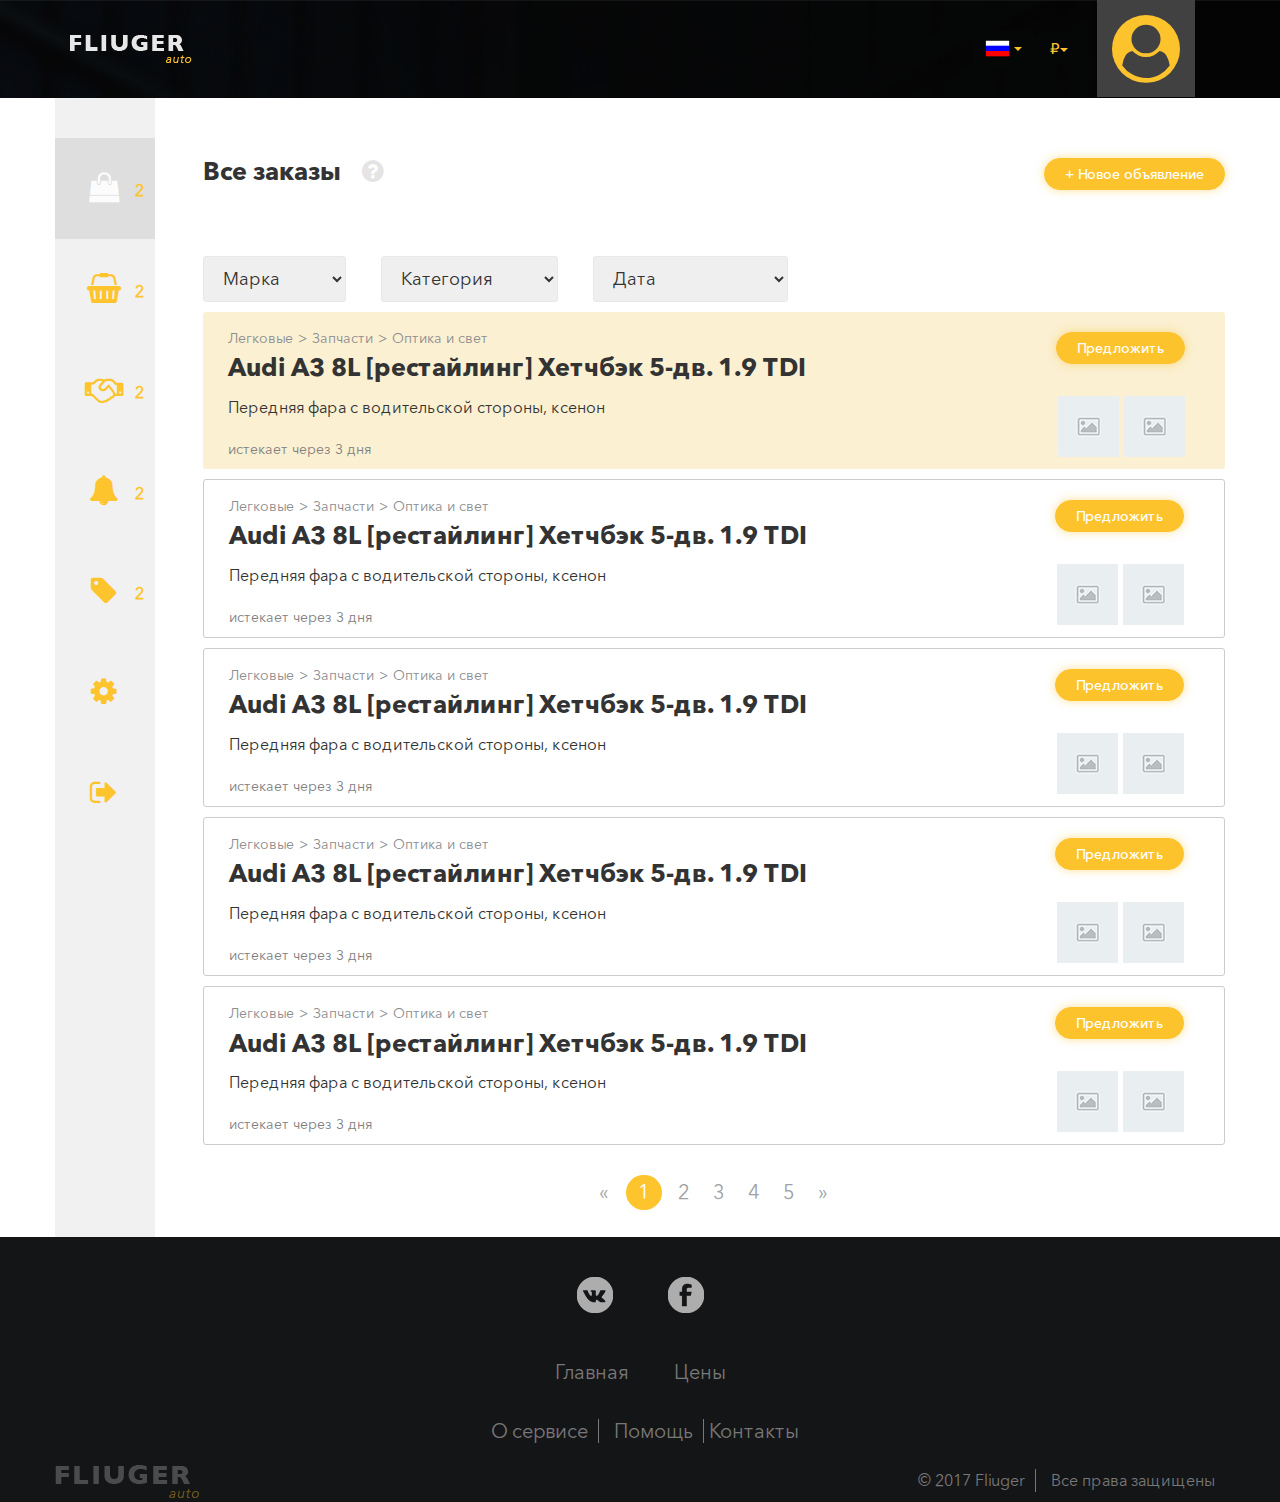
<file: FLIUGER_html/purchase_all.html>
<!DOCTYPE html>
<html lang="en">
<head>
	 <meta charset="utf-8">
	 <meta http-equiv="X-UA-Compatible" content="IE=edge">
	 <meta name="viewport" content="width=device-width, initial-scale=1">

	 <title>Все заказы</title>
	<!--fa cdn-->
	 <link rel="stylesheet" href="css/font-awesome.min.css">

	 <link rel="stylesheet" href="css/bootstrap.css">
	 <link rel="stylesheet" href="css/style.css">
	 <script src="js/jquery-3.3.1.js"></script>
	 <script src="js/bootstrap.min.js"></script>
</head>
<body class="body-izbranoe">


	<section class="small">
	    <div class="container">

	        <div class="col-lg-7 col-md-6 col-sm-6 col-xs-6 img-logo-izdbranoe">
	            <img src="img/logo.png" alt="fliuger" class="img-responsive"/>
	        </div>



	        <div class="col-lg-5 col-md-6 col-sm-6 col-xs-6">
	        <div class="select-two"><!--SELECT VALUTE AND LANGUAGE-->
	        	<div class="btn-group btn-group-flag">    
	        		<!-- CURRENCY, BOOTSTRAP DROPDOWN -->
	        	                <!--<a class="btn btn-primary" href="javascript:void(0);">Currency</a>-->                    
	        	                <a class="btn btn-primary dropdown-toggle dropdown-toggle-flag" data-toggle="dropdown" href="#"><img class="tab-pane-img-flag" src="img/Russia.png"> <span class="caret"></span></a>
	        	               
	        	                <ul class="dropdown-menu dropdown-menu-flag select-two-block">
	        	                    <li><a href="javascript:void(0);">
	        	                        <img class="tab-pane-img-flag" src="img/Russia.png" /></a>
	        	                    </li>
	        	                    <li><a href="javascript:void(0);">
	        	                        <img class="tab-pane-img-flag tab-pane-options-two" src="img/United-States.png" /></a>
	        	                    </li>
	        	             
	        	                </ul>
	        	</div>	
	        	<div class="btn-group btn-group-valute">    
	        		<!-- CURRENCY, BOOTSTRAP DROPDOWN -->
	        	                <!--<a class="btn btn-primary" href="javascript:void(0);">Currency</a>-->                    
	        	                <a class="btn btn-primary dropdown-toggle-valute" data-toggle="dropdown" href="#">₽<span class="caret"></span></a>
	        	               
	        	                <ul class="dropdown-menu dropdown-menu-valute select-two-block select-two-block-set ">
	        	                    <li><a href="javascript:void(0);">₽</a></li>  
	        	                    <li><a href="javascript:void(0);">$</a></li>  
	        	                    <li><a href="javascript:void(0);">€</a></li>

	        	             
	        	                </ul>
	        	</div>	
		
			</div><!--SELECT VALUTE AND LANGUAGE-->
	            <div class="small-prof">
	                <a href="#" class="no-link"><i class="fa fa-user-circle"></i></a>
	            </div>
	        </div>

	    </div>

	</section>



	

	<nav class="navbar navbar-inverse navbar-static-top navbar-mobile" role="navigation">

	    <div class="container">

	      <div class="navbar-header navbar-header-seting">
		      <button type="button" class="navbar-toggle collapsed" data-toggle="collapse" data-target="#bs-example-navbar-collapse-1">
		        <span class="sr-only"></span>
		        <span class="icon-bar"></span>
		        <span class="icon-bar"></span>
		        <span class="icon-bar"></span>
		      </button>
	     	 <button class="fa fa-plus btn-hover-mob"></button>
	     	         <div class="select-two"><!--SELECT VALUTE AND LANGUAGE-->
	     	         	<div class="btn-group btn-group-flag">    
	     	         		<!-- CURRENCY, BOOTSTRAP DROPDOWN -->
	     	         	                <!--<a class="btn btn-primary" href="javascript:void(0);">Currency</a>-->                    
	     	         	                <a class="btn btn-primary dropdown-toggle dropdown-toggle-flag" data-toggle="dropdown" href="#"><img class="tab-pane-img-flag" src="img/Russia.png"> <span class="caret"></span></a>
	     	         	               
	     	         	                <ul class="dropdown-menu dropdown-menu-flag select-two-block">
	     	         	                    <li><a href="javascript:void(0);">
	     	         	                        <img class="tab-pane-img-flag" src="img/Russia.png" /></a>
	     	         	                    </li>
	     	         	                    <li><a href="javascript:void(0);">
	     	         	                        <img class="tab-pane-img-flag tab-pane-options-two" src="img/United-States.png" /></a>
	     	         	                    </li>
	     	         	             
	     	         	                </ul>
	     	         	</div>	
	     	         	<div class="btn-group btn-group-valute ">    
	     	         		<!-- CURRENCY, BOOTSTRAP DROPDOWN -->
	     	         	                <!--<a class="btn btn-primary" href="javascript:void(0);">Currency</a>-->                    
	     	         	                <a class="btn btn-primary dropdown-toggle-valute" data-toggle="dropdown" href="#">₽<span class="caret"></span></a>
	     	         	               
	     	         	                <ul class="dropdown-menu dropdown-menu-valute select-two-block select-two-block-set ">
	     	         	                    <li><a href="javascript:void(0);">₽</a></li>  
	     	         	                    <li><a href="javascript:void(0);">$</a></li>  
	     	         	                    <li><a href="javascript:void(0);">€</a></li>

	     	         	             
	     	         	                </ul>
	     	         	</div>	
	     	 	
	     	 		</div><!--SELECT VALUTE AND LANGUAGE-->
	    </div>

	 	</div>

	</nav>



 	
	<div class="container cont-nav">

		<div class="row">
			    <!-- Collect the nav links, forms, and other content for toggling -->
			    <div class="collapse navbar-collapse" id="bs-example-navbar-collapse-1">

			                <ul class="nav navbar-nav purchase-navbar">
			                	<div class="small-prof-mobile">
			                	    <a href="#" class="no-link"><i class="fa fa-user-circle"></i></a>
			                	    <span class="small-prof-mobile-span">
			                	    <div>
			                	    <p>Имя </p> 
			                	    <p>Фамилия</p></div>
									<i class="fa fa-star" aria-hidden="true"></i>
									<i class="fa fa-star" aria-hidden="true"></i>
									<i class="fa fa-star" aria-hidden="true"></i>
									<i class="fa fa-star" aria-hidden="true"></i>
									<i class="fa fa-star" aria-hidden="true"></i>
			                	    </span>
			                	</div>
			                 <a href="purchase.html" class="active-mob">
			                     <i class="toggle-menu-icon toggle-menu-icon-mob fa fa-shopping-bag"></i> 
			                     <span class="menu-title-mobile">Мои покупки</span><span class="menu-title-alerts">2</span>
			                 </a>
			                 <a href="selling.html">
			                     <i class="toggle-menu-icon toggle-menu-icon-mob fa fa-shopping-basket"></i> 
			                     <span class="menu-title-mobile">Мои Продажи</span><span class="menu-title-alerts">2</span>
			                 </a>
			                 <a href="#">
			                     <i class="toggle-menu-icon toggle-menu-icon-mob fa fa-shopping-bag" aria-hidden="true"></i> 
			                     <span class="menu-title-mobile">Мои сделки</span><span class="menu-title-alerts">2</span>
			                 </a>
			                 <a href="notice.html">
			                     <i class="toggle-menu-icon toggle-menu-icon-mob fa fa-bell"></i> 
			                     <span class="menu-title-mobile">Сообщения</span><span class="menu-title-alerts">2</span>
			                 </a>
			                 <a href="izbranoe.html" >
			                     <i class="toggle-menu-icon toggle-menu-icon-mob fa fa-tag"></i> 
			                     <span class="menu-title-mobile">Избраное</span><span class="menu-title-alerts">2</span>
			                 </a>
			                 <a href="#">
			                     <i class="toggle-menu-icon toggle-menu-icon-mob fa fa-cog"></i> 
			                     <span class="menu-title-mobile">Настройки</span>
			                 </a>              
			                 <a href="#">
			                     <i class="toggle-menu-icon toggle-menu-icon-mob fa fa-sign-out"></i> 
			                     <span class="menu-title-mobile">Выход</span>
			                 </a>
			                </ul>

			    </div>
			                <div class="menu-push container" id="container">
			                     <nav class="toggle-menu  menu-vertical menu-left" id="nav">
			                        <a href="purchase.html" class="toggle-menu-top toggle-menu-alert active">
			                            <i class="toggle-menu-icon fa fa-shopping-bag"></i> 
			                            <span class="menu-title">Мои покупки</span>

			                        </a>
			                        <a href="selling.html" class="toggle-menu-alert">
			                            <i class="toggle-menu-icon fa fa-shopping-basket"></i> 
			                            <span class="menu-title">Мои Продажи</span>

			                        </a>
			                        <a href="#" class="toggle-menu-alert">
			                            <i class="toggle-menu-icon fa fa-handshake-o" aria-hidden="true"></i> 
			                            <span class="menu-title">Мои сделки</span>
			                        </a>
			                        <a href="notice.html" class="toggle-menu-alert">
			                            <i class="toggle-menu-icon fa fa-bell"></i> 
			                            <span class="menu-title">Сообщения</span>

			                        </a>
			                        <a href="izbranoe.html" class="toggle-menu-alert">
			                            <i class="toggle-menu-icon fa fa-tag"></i> 
			                            <span class="menu-title">Избраное</span>

			                        </a>
			                        <a href="#">
			                            <i class="toggle-menu-icon fa fa-cog"></i> 
			                            <span class="menu-title">Настройки</span>
			                        </a>
			                        <a href="#" >
			                            <i class="toggle-menu-icon toggle-menu-icon-mob fa fa-sign-out"></i> 
			                            <span class="menu-title">Выход</span>
			                        </a>
			                        

			                     </nav>
			                  
			                    <div class="main">
			                        
			                        
			                        
			                    </div>
			                </div> <!--menu-push-->

			  

			<div class="nameandbuttom col-sm-offset-1">

				            	<h2 class="nameandbuttom-h2">Все заказы<span class="fa fa-question-circle nameandbuttom-info" title="подсказка котороя будет видна при наведении" data-toggle="modal" data-target="#modal-purchase-help"></span></h2>
				                <button class="btn batton nameandbuttom-button ">+ Новое объявление</button>

			

					  <div class="purchase">
		
					  			<div class="tab-pane-setting purchase-tab">
					  				<select class="tab-pane-select purchase-tab-setting">
					  				  <option class="tab-pane-options">Марка</option>
					  				  <option class="tab-pane-options">Все марки</option>
					  				  <option class="tab-pane-options">Марка</option>
					  				  <option class="tab-pane-options">Марка</option>
					  				  <option class="tab-pane-options">Марка</option> 
					  				  <option class="tab-pane-options">Марка</option>
					  				</select>
					  			</div>	
					  			<div class="tab-pane-setting purchase-tab purchase-tab-two">
					  				<select class="tab-pane-select purchase-tab-setting">
					  				  <option class="tab-pane-options">Категория</option>
					  				  <option class="tab-pane-options">Все категория</option>
					  				  <option class="tab-pane-options">Категория</option>
					  				  <option class="tab-pane-options">Категория</option>
					  				  <option class="tab-pane-options">Категория</option>
					  				  <option class="tab-pane-options">Категория</option>
					  				</select>
					  			</div>	
					  			<div class="tab-pane-setting purchase-tab purchase-tab-two">
					  				<select class="tab-pane-select purchase-tab-setting">
					  				  <option class="tab-pane-options">Дата</option>
					  				  <option class="tab-pane-options">Сначала новые</option>
					  				  <option class="tab-pane-options">Сначала старые</option>
					  				</select>
					  			</div>

								<!--вызов меню-->
								<div class="purchase-btn-mob">
									<button class="btn purchase-btn-mob-header" onclick="BtnOptinon()"><i class="fa fa-sliders" aria-hidden="true"></i></button>
								</div>
									<div class="purchase-form-mob" id="myShowBlock">
										<div class="tab-pane-block purchase-form-mob-block">
											<div class="tab-pane-setting purchase-form-mob-block">
												<select class="tab-pane-select purchase-form-mob-setting">
												  <option class="tab-pane-options">Марка</option>
												  <option class="tab-pane-options">Все марки</option>
												  <option class="tab-pane-options">Марка</option>
												  <option class="tab-pane-options">Марка</option>
												  <option class="tab-pane-options">Марка</option> 
												  <option class="tab-pane-options">Марка</option>
												</select>
											</div>	
											<div class="tab-pane-setting purchase-form-mob-block">
												<select class="tab-pane-select purchase-form-mob-setting">
												  <option class="tab-pane-options">Категория</option>
												  <option class="tab-pane-options">Все категория</option>
												  <option class="tab-pane-options">Категория</option>
												  <option class="tab-pane-options">Категория</option>
												  <option class="tab-pane-options">Категория</option>
												  <option class="tab-pane-options">Категория</option>
												</select>
											</div>	
											<div class="tab-pane-setting purchase-form-mob-block purchase-form-mob-block-two">
												<select class="tab-pane-select purchase-form-mob-setting">
												  <option class="tab-pane-options">Дата</option>
												  <option class="tab-pane-options">Сначала новые</option>
												  <option class="tab-pane-options">Сначала старые</option>
												</select>
											</div>
											<button type="button" class="btn btn-secondary batton purchase-btn purchase-btn-end" data-dismiss="modal">Сбросить</button>
											<button type="button" class="btn batton purchase-btn">Применить</button>
										</div>
									</div>

								<!--вызов меню-->
					  			  	    	
					  			  	
					  	    <div class="tab-pane-block purchase-block purchase-block-new"><!--news-->
					  	      	<div class="purchase-block-navigation">
					  	      		<a href="#" class="purchase-block-navigation-a">Легковые</a>
					  	      		<span class="purchase-block-navigation-a">></span>
					  	      		<a href="#" class="purchase-block-navigation-a">Запчасти</a>
					  	      		<span class="purchase-block-navigation-a">></span>
					  	      		<a href="#" class="purchase-block-navigation-a">Оптика и свет</a>

					  	      		<button class="btn batton nameandbuttom-button purchase_all-btn">Предложить</button>
					  	      		<button class="fa fa-usd purchase_all-btn-mob"></button>

					  	      	</div>
					  	      	<li class="tab-pane-li purchase-menu-li">
						  	      		<a href="#" class="tab-pane-a purchase-block-ad"><span class="purchase-block-ad-span">Audi A3 8L [рестайлинг] Хетчбэк 5-дв. 1.9 TDI</span></a>
					  	      	</li> 
				  	      		<div class="purchase-block-ad-info">
				  	      			

				  	      			<div class="purchase-block-ad-info-bottom col-sm-6">
				  	      				<span class="purchase-block-ad-info-top ">Передняя фара с водительской стороны, ксенон</span>
				  	      				<div class="purchase-block-ad-info-bottom-one">
					  	      				<span class="purchase-block-ad-info-bottom-day">истекает через 3 дня</span>
				  	      				</div>
				  	      			</div>	

					  	      		<div class="purchase-block-ad-info-bottom-img col-sm-6">
											<img src="img/purchase/default-placeholder.jpg" alt="no img">
											<img src="img/purchase/default-placeholder.jpg" alt="no img">
									</div>	
									<a href="profil.html" class="selling-perehod"></a>
				  	      		</div>
					  	  	</div><!--news-->
					  	    <div class="tab-pane-block purchase-block"><!--news-->
					  	      	<div class="purchase-block-navigation">
					  	      		<a href="#" class="purchase-block-navigation-a">Легковые</a>
					  	      		<span class="purchase-block-navigation-a">></span>
					  	      		<a href="#" class="purchase-block-navigation-a">Запчасти</a>
					  	      		<span class="purchase-block-navigation-a">></span>
					  	      		<a href="#" class="purchase-block-navigation-a">Оптика и свет</a>

					  	      		<button class="btn batton nameandbuttom-button purchase_all-btn">Предложить</button>
					  	      		<button class="fa fa-usd purchase_all-btn-mob"></button>

					  	      	</div>
					  	      	<li class="tab-pane-li purchase-menu-li">
						  	      		<a href="#" class="tab-pane-a purchase-block-ad"><span class="purchase-block-ad-span">Audi A3 8L [рестайлинг] Хетчбэк 5-дв. 1.9 TDI</span></a>
					  	      	</li> 
				  	      		<div class="purchase-block-ad-info">
				  	      			

				  	      			<div class="purchase-block-ad-info-bottom col-sm-6">
				  	      				<span class="purchase-block-ad-info-top ">Передняя фара с водительской стороны, ксенон</span>
				  	      				<div class="purchase-block-ad-info-bottom-one">
					  	      				<span class="purchase-block-ad-info-bottom-day">истекает через 3 дня</span>
				  	      				</div>
				  	      			</div>	

					  	      		<div class="purchase-block-ad-info-bottom-img col-sm-6">
											<img src="img/purchase/default-placeholder.jpg" alt="no img">
											<img src="img/purchase/default-placeholder.jpg" alt="no img">
									</div>	
									<a href="profil.html" class="selling-perehod"></a>
				  	      		</div>
					  	  	</div><!--news-->
					  	    <div class="tab-pane-block purchase-block"><!--news-->
					  	      	<div class="purchase-block-navigation">
					  	      		<a href="#" class="purchase-block-navigation-a">Легковые</a>
					  	      		<span class="purchase-block-navigation-a">></span>
					  	      		<a href="#" class="purchase-block-navigation-a">Запчасти</a>
					  	      		<span class="purchase-block-navigation-a">></span>
					  	      		<a href="#" class="purchase-block-navigation-a">Оптика и свет</a>

					  	      		<button class="btn batton nameandbuttom-button purchase_all-btn">Предложить</button>
					  	      		<button class="fa fa-usd purchase_all-btn-mob"></button>

					  	      	</div>
					  	      	<li class="tab-pane-li purchase-menu-li">
						  	      		<a href="#" class="tab-pane-a purchase-block-ad"><span class="purchase-block-ad-span">Audi A3 8L [рестайлинг] Хетчбэк 5-дв. 1.9 TDI</span></a>
					  	      	</li> 
				  	      		<div class="purchase-block-ad-info">
				  	      			

				  	      			<div class="purchase-block-ad-info-bottom col-sm-6">
				  	      				<span class="purchase-block-ad-info-top ">Передняя фара с водительской стороны, ксенон</span>
				  	      				<div class="purchase-block-ad-info-bottom-one">
					  	      				<span class="purchase-block-ad-info-bottom-day">истекает через 3 дня</span>
				  	      				</div>
				  	      			</div>	

					  	      		<div class="purchase-block-ad-info-bottom-img col-sm-6">
											<img src="img/purchase/default-placeholder.jpg" alt="no img">
											<img src="img/purchase/default-placeholder.jpg" alt="no img">
									</div>	
									<a href="profil.html" class="selling-perehod"></a>
				  	      		</div>
					  	  	</div><!--news-->
					  	    <div class="tab-pane-block purchase-block"><!--news-->
					  	      	<div class="purchase-block-navigation">
					  	      		<a href="#" class="purchase-block-navigation-a">Легковые</a>
					  	      		<span class="purchase-block-navigation-a">></span>
					  	      		<a href="#" class="purchase-block-navigation-a">Запчасти</a>
					  	      		<span class="purchase-block-navigation-a">></span>
					  	      		<a href="#" class="purchase-block-navigation-a">Оптика и свет</a>

					  	      		<button class="btn batton nameandbuttom-button purchase_all-btn">Предложить</button>
					  	      		<button class="fa fa-usd purchase_all-btn-mob"></button>

					  	      	</div>
					  	      	<li class="tab-pane-li purchase-menu-li">
						  	      		<a href="#" class="tab-pane-a purchase-block-ad"><span class="purchase-block-ad-span">Audi A3 8L [рестайлинг] Хетчбэк 5-дв. 1.9 TDI</span></a>
					  	      	</li> 
				  	      		<div class="purchase-block-ad-info">
				  	      			

				  	      			<div class="purchase-block-ad-info-bottom col-sm-6">
				  	      				<span class="purchase-block-ad-info-top ">Передняя фара с водительской стороны, ксенон</span>
				  	      				<div class="purchase-block-ad-info-bottom-one">
					  	      				<span class="purchase-block-ad-info-bottom-day">истекает через 3 дня</span>
				  	      				</div>
				  	      			</div>	

					  	      		<div class="purchase-block-ad-info-bottom-img col-sm-6">
											<img src="img/purchase/default-placeholder.jpg" alt="no img">
											<img src="img/purchase/default-placeholder.jpg" alt="no img">
									</div>	
									<a href="profil.html" class="selling-perehod"></a>
				  	      		</div>
					  	  	</div><!--news-->
					  	    <div class="tab-pane-block purchase-block"><!--news-->
					  	      	<div class="purchase-block-navigation">
					  	      		<a href="#" class="purchase-block-navigation-a">Легковые</a>
					  	      		<span class="purchase-block-navigation-a">></span>
					  	      		<a href="#" class="purchase-block-navigation-a">Запчасти</a>
					  	      		<span class="purchase-block-navigation-a">></span>
					  	      		<a href="#" class="purchase-block-navigation-a">Оптика и свет</a>

					  	      		<button class="btn batton nameandbuttom-button purchase_all-btn">Предложить</button>
					  	      		<button class="fa fa-usd purchase_all-btn-mob"></button>

					  	      	</div>
					  	      	<li class="tab-pane-li purchase-menu-li">
						  	      		<a href="#" class="tab-pane-a purchase-block-ad"><span class="purchase-block-ad-span">Audi A3 8L [рестайлинг] Хетчбэк 5-дв. 1.9 TDI</span></a>
					  	      	</li> 
				  	      		<div class="purchase-block-ad-info">
				  	      			

				  	      			<div class="purchase-block-ad-info-bottom col-sm-6">
				  	      				<span class="purchase-block-ad-info-top ">Передняя фара с водительской стороны, ксенон</span>
				  	      				<div class="purchase-block-ad-info-bottom-one">
					  	      				<span class="purchase-block-ad-info-bottom-day">истекает через 3 дня</span>
				  	      				</div>
				  	      			</div>	

					  	      		<div class="purchase-block-ad-info-bottom-img col-sm-6">
											<img src="img/purchase/default-placeholder.jpg" alt="no img">
											<img src="img/purchase/default-placeholder.jpg" alt="no img">
									</div>	
									<a href="profil.html" class="selling-perehod"></a>
				  	      		</div>
					  	  	</div><!--news-->					  	  	



				  	  

					
					
				<nav aria-label="Page navigation" class="page-nav">
				  <ul class="pagination">
				    <li class="page-item">
				      <a class="page-link" href="#" aria-label="Previous">
				        <span aria-hidden="true">&laquo;</span>
				        <span class="sr-only">Previous</span>
				      </a>
				    </li>
				    <li class="page-item"><a class="page-link page-link-active" href="#">1</a></li>
				    <li class="page-item"><a class="page-link" href="#">2</a></li>
				    <li class="page-item"><a class="page-link" href="#">3</a></li>
				    <li class="page-item"><a class="page-link" href="#">4</a></li>
				    <li class="page-item"><a class="page-link" href="#">5</a></li>
				    <li class="page-item">
				      <a class="page-link" href="#" aria-label="Next">
				        <span aria-hidden="true">&raquo;</span>
				        <span class="sr-only">Next</span>
				      </a>
				    </li>
				  </ul>
				</nav>

		</div>
	</div>
		</div>
	</div>
	    <section class="footer footer-kost">
	    	<div class="container">
	    		<div class="row">
	    			<div class="footer-block footer-block-izbranoe">

	    				<a class="footer-block-icon" href="#">
	    				<img src="img/footer/vk_icon.png" alt="">
	    				</a>
	    				<a class="footer-block-icon" href="#">
	    				<img src="img/footer/fb_icon.png" alt="">
	    				</a>
	    			</div>
	    			<div class="footer-block-two">
	    				<a href="index.html" class="header-b ">Главная</a>
	    				<a href="#" class="header-b header-a-1">Цены</a>
	    			</div>
	    			<div class="footer-block-three">
	    				<a href="#" class="header-footer footer-block-three-text">О сервисе</a>
	    			
	    				<a href="#" class="header-footer footer-block-three-text">Помощь</a>
	    				
	    				<a href="#" class="header-footer">Контакты</a>
	    			</div>
	    			<div class="footer-mob">

	    				<a class="footer-block-icon" href="#">
	    				<img src="img/footer/vk_icon.png" alt="">
	    				</a>
	    				<a class="footer-block-icon" href="#">
	    				<img src="img/footer/fb_icon.png" alt="">
	    				</a>
	    			</div>

	    			<div class="footer-niz">
	    				<img src="img/footer/fliuger.png" alt="fliuger">
	    				<p class="footer-niz-text footer-niz-text-1">© 2017 Fliuger</p> <p class="footer-niz-text"> Все права защищены </p>
	    			</div>
	    		</div>
	    	</div>
	    </section>
	
		<div class="modal fade" id="modal-purchase-help" tabindex="-1" role="dialog" aria-labelledby="myLargeModalLabel" 			aria-hidden="true">
		 	<div class="close" data-dismiss="modal" aria-hidden="true"></div>
			   <div class="modal-dialog modal-lg">
			     <div class="modal-content">
			       <div class="tabs-modal ">

					<h2>Подсказка</h2>
					<p>Lorem ipsum dolor sit amet, consectetur adipisicing elit. Architecto, obcaecati dicta. Totam quasi officia numquam accusamus impedit, accusantium nostrum facere quod magnam facilis, et. Suscipit ullam deleniti ea impedit voluptatem temporibus animi culpa minima atque omnis mollitia dolore incidunt quisquam corporis, eaque repudiandae, perspiciatis, in odit soluta, distinctio! Sint quo illo impedit, hic voluptatum ratione quia in quidem minus vitae nulla pariatur rerum, ipsa placeat consequatur obcaecati facere, deserunt molestias eveniet. Veniam, modi, corporis. Iste, cumque. Sapiente doloribus, dicta accusantium fuga, repellendus quis deserunt, excepturi iure quo perferendis qui ipsa ipsum quaerat enim debitis quae earum odio blanditiis totam inventore!</p>


			     </div>
			   </div>
			 </div>
		  </div>

		   <div class="modal fade purchase-modal" id="modal-purchase-delite">
		     <div class="modal-dialog" role="document">
		       <div class="modal-content purchase-modal-content">
		         <div class="modal-header purchase-modal-header">
		           </button>
		           <h4 class="modal-title purchase-modal-title">Удалить это объявление?</h4>
		         </div>
		         <div class="modal-body purchase-modal-body">
		           <p>После удаления восстановить данное объявление будет невозможно.</p>
		         </div>
		         <div class="modal-footer purchase-modal-footer">
		           <button type="button" class="btn btn-secondary batton purchase-btn purchase-btn-end" data-dismiss="modal">Отменить</button>
		           <button type="button" class="btn batton purchase-btn">Удалить</button>
		         </div>
		       </div><!-- /.модальное окно-Содержание -->  
		     </div><!-- /.модальное окно-диалог -->  
		   </div><!-- /.модальное окно --> 


	    <script>
	    	$("#nav").click(function() {
	    	    $("#container").toggleClass('menu-push-toright');
	    	    $("#nav").toggleClass('menu-open');
	    	    
	    	    document.getElementsByClassName('menu-title')[0].style.display = 'inline-block';
	    	});



	    	/*mobile menu*/
	    	var box = document.getElementById("box"), count = 0, menu = document.getElementById("menu");
	    	/* BOOTSTRAP DROPDOWN MENU - Update selected item text and image */
	    	$(".dropdown-menu-flag li a").click(function () {
	    	    var selText = $(this).text();
	    	    var imgSource = $(this).find('img').attr('src');
	    	    var img = '<img src="' + imgSource + '"/>';        
	    	    $(this).parents('.btn-group-flag').find('.dropdown-toggle-flag').html(img + ' ' + selText + ' <span class="caret"></span>');
	    	});
	    	/* BOOTSTRAP DROPDOWN MENU - Update selected item text and image */
	    	$(".dropdown-menu-valute li a").click(function () {
	    	    var selText = $(this).text();       
	    	    $(this).parents('.btn-group-valute').find('.dropdown-toggle-valute').html(selText + ' <span class="caret"></span>');
	    	});

	    	/*menu-hower*/ 
	var visible = true;
	function BtnOptinon() {
	    if(visible) {

	        document.getElementById('myShowBlock' ).style.display = 'block';
	
	        visible = false;
	
	    } else {
	
	        document.getElementById('myShowBlock' ).style.display = 'none';
	
	        visible = true;
	
	    }
	
	}	/*menu-hower*/ 

	    </script>

	
</body>
</html>
</file>
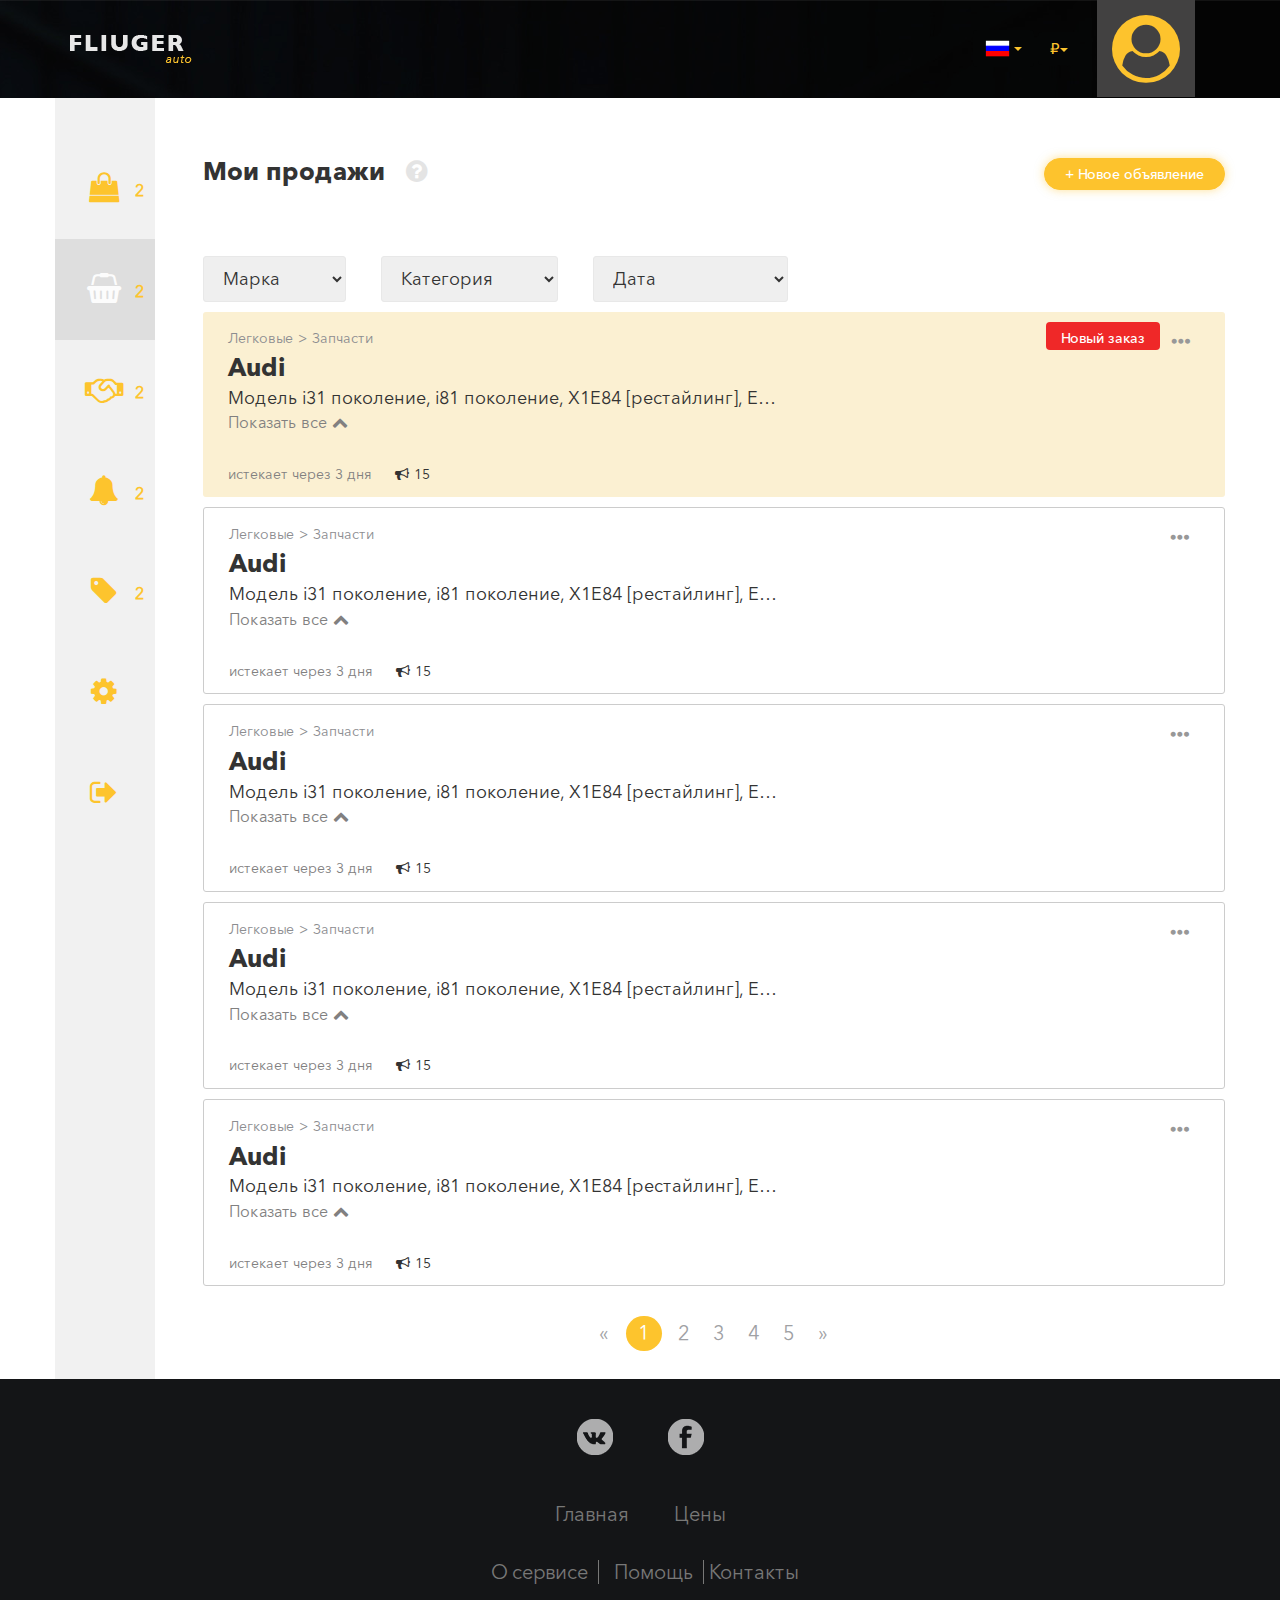
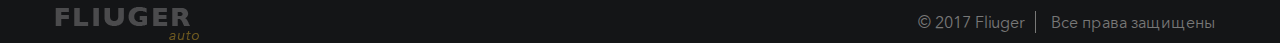
<file: FLIUGER_html/selling.html>
<!DOCTYPE html>
<html lang="en">
<head>
	 <meta charset="utf-8">
	 <meta http-equiv="X-UA-Compatible" content="IE=edge">
	 <meta name="viewport" content="width=device-width, initial-scale=1">

	 <title>Мои продажи</title>
	<!--fa cdn-->
	 <link rel="stylesheet" href="css/font-awesome.min.css">

	 <link rel="stylesheet" href="css/bootstrap.css">
	 <link rel="stylesheet" href="css/style.css">
	 <script src="js/jquery-3.3.1.js"></script>
	 <script src="js/bootstrap.min.js"></script>
</head>
<body class="body-izbranoe">


	<section class="small">
	    <div class="container">

	        <div class="col-lg-7 col-md-6 col-sm-6 col-xs-6 img-logo-izdbranoe">
	            <img src="img/logo.png" alt="fliuger" class="img-responsive"/>
	        </div>



	        <div class="col-lg-5 col-md-6 col-sm-6 col-xs-6">
	        <div class="select-two"><!--SELECT VALUTE AND LANGUAGE-->
	        	<div class="btn-group btn-group-flag">    
	        		<!-- CURRENCY, BOOTSTRAP DROPDOWN -->
	        	                <!--<a class="btn btn-primary" href="javascript:void(0);">Currency</a>-->                    
	        	                <a class="btn btn-primary dropdown-toggle dropdown-toggle-flag" data-toggle="dropdown" href="#"><img class="tab-pane-img-flag" src="img/Russia.png"> <span class="caret"></span></a>
	        	               
	        	                <ul class="dropdown-menu dropdown-menu-flag select-two-block">
	        	                    <li><a href="javascript:void(0);">
	        	                        <img class="tab-pane-img-flag" src="img/Russia.png" /></a>
	        	                    </li>
	        	                    <li><a href="javascript:void(0);">
	        	                        <img class="tab-pane-img-flag tab-pane-options-two" src="img/United-States.png" /></a>
	        	                    </li>
	        	             
	        	                </ul>
	        	</div>	
	        	<div class="btn-group btn-group-valute">    
	        		<!-- CURRENCY, BOOTSTRAP DROPDOWN -->
	        	                <!--<a class="btn btn-primary" href="javascript:void(0);">Currency</a>-->                    
	        	                <a class="btn btn-primary dropdown-toggle-valute" data-toggle="dropdown" href="#">₽<span class="caret"></span></a>
	        	               
	        	                <ul class="dropdown-menu dropdown-menu-valute select-two-block select-two-block-set ">
	        	                    <li><a href="javascript:void(0);">₽</a></li>  
	        	                    <li><a href="javascript:void(0);">$</a></li>  
	        	                    <li><a href="javascript:void(0);">€</a></li>

	        	             
	        	                </ul>
	        	</div>	
		
			</div><!--SELECT VALUTE AND LANGUAGE-->
	            <div class="small-prof">
	                <a href="#" class="no-link"><i class="fa fa-user-circle"></i></a>
	            </div>
	        </div>

	    </div>

	</section>



	

	<nav class="navbar navbar-inverse navbar-static-top navbar-mobile" role="navigation">

	    <div class="container">

	      <div class="navbar-header navbar-header-seting">
		      <button type="button" class="navbar-toggle collapsed" data-toggle="collapse" data-target="#bs-example-navbar-collapse-1">
		        <span class="sr-only"></span>
		        <span class="icon-bar"></span>
		        <span class="icon-bar"></span>
		        <span class="icon-bar"></span>
		      </button>
	     	 <button class="fa fa-plus btn-hover-mob"></button>
	     	         <div class="select-two"><!--SELECT VALUTE AND LANGUAGE-->
	     	         	<div class="btn-group btn-group-flag">    
	     	         		<!-- CURRENCY, BOOTSTRAP DROPDOWN -->
	     	         	                <!--<a class="btn btn-primary" href="javascript:void(0);">Currency</a>-->                    
	     	         	                <a class="btn btn-primary dropdown-toggle dropdown-toggle-flag" data-toggle="dropdown" href="#"><img class="tab-pane-img-flag" src="img/Russia.png"> <span class="caret"></span></a>
	     	         	               
	     	         	                <ul class="dropdown-menu dropdown-menu-flag select-two-block">
	     	         	                    <li><a href="javascript:void(0);">
	     	         	                        <img class="tab-pane-img-flag" src="img/Russia.png" /></a>
	     	         	                    </li>
	     	         	                    <li><a href="javascript:void(0);">
	     	         	                        <img class="tab-pane-img-flag tab-pane-options-two" src="img/United-States.png" /></a>
	     	         	                    </li>
	     	         	             
	     	         	                </ul>
	     	         	</div>	
	     	         	<div class="btn-group btn-group-valute ">    
	     	         		<!-- CURRENCY, BOOTSTRAP DROPDOWN -->
	     	         	                <!--<a class="btn btn-primary" href="javascript:void(0);">Currency</a>-->                    
	     	         	                <a class="btn btn-primary dropdown-toggle-valute" data-toggle="dropdown" href="#">₽<span class="caret"></span></a>
	     	         	               
	     	         	                <ul class="dropdown-menu dropdown-menu-valute select-two-block select-two-block-set ">
	     	         	                    <li><a href="javascript:void(0);">₽</a></li>  
	     	         	                    <li><a href="javascript:void(0);">$</a></li>  
	     	         	                    <li><a href="javascript:void(0);">€</a></li>

	     	         	             
	     	         	                </ul>
	     	         	</div>	
	     	 	
	     	 		</div><!--SELECT VALUTE AND LANGUAGE-->
	    </div>

	 	</div>

	</nav>



 	
	<div class="container cont-nav">

		<div class="row">
			    <!-- Collect the nav links, forms, and other content for toggling -->
			    <div class="collapse navbar-collapse" id="bs-example-navbar-collapse-1">

			                <ul class="nav navbar-nav purchase-navbar">
			                	<div class="small-prof-mobile">
			                	    <a href="#" class="no-link"><i class="fa fa-user-circle"></i></a>
			                	    <span class="small-prof-mobile-span">
			                	    <div>
			                	    <p>Имя </p> 
			                	    <p>Фамилия</p></div>
									<i class="fa fa-star" aria-hidden="true"></i>
									<i class="fa fa-star" aria-hidden="true"></i>
									<i class="fa fa-star" aria-hidden="true"></i>
									<i class="fa fa-star" aria-hidden="true"></i>
									<i class="fa fa-star" aria-hidden="true"></i>
			                	    </span>
			                	</div>
			                 <a href="purchase.html" >
			                     <i class="toggle-menu-icon toggle-menu-icon-mob fa fa-shopping-bag"></i> 
			                     <span class="menu-title-mobile">Мои покупки</span><span class="menu-title-alerts">2</span>
			                 </a>
			                 <a href="selling.html" class="active-mob">
			                     <i class="toggle-menu-icon toggle-menu-icon-mob fa fa-shopping-basket"></i> 
			                     <span class="menu-title-mobile">Мои Продажи</span><span class="menu-title-alerts">2</span>
			                 </a>
			                 <a href="">
			                     <i class="toggle-menu-icon toggle-menu-icon-mob fa fa-shopping-bag" aria-hidden="true"></i> 
			                     <span class="menu-title-mobile">Мои сделки</span><span class="menu-title-alerts">2</span>
			                 </a>
			                 <a href="notice.html">
			                     <i class="toggle-menu-icon toggle-menu-icon-mob fa fa-bell"></i> 
			                     <span class="menu-title-mobile">Сообщения</span><span class="menu-title-alerts">2</span>
			                 </a>
			                 <a href="izbranoe.html" >
			                     <i class="toggle-menu-icon toggle-menu-icon-mob fa fa-tag"></i> 
			                     <span class="menu-title-mobile">Избраное</span><span class="menu-title-alerts">2</span>
			                 </a>
			                 <a href="#">
			                     <i class="toggle-menu-icon toggle-menu-icon-mob fa fa-cog"></i> 
			                     <span class="menu-title-mobile">Настройки</span>
			                 </a>              
			                 <a href="#">
			                     <i class="toggle-menu-icon toggle-menu-icon-mob fa fa-sign-out"></i> 
			                     <span class="menu-title-mobile">Выход</span>
			                 </a>
			                </ul>

			    </div>
			                <div class="menu-push container" id="container">
			                     <nav class="toggle-menu menu-vertical menu-left" id="nav">
			                     	<a href="purchase.html" class="toggle-menu-top toggle-menu-alert ">
			                     	    <i class="toggle-menu-icon fa fa-shopping-bag"></i> 
			                     	    <span class="menu-title">Мои покупки</span>

			                     	</a>
			                     	<a href="selling.html" class="toggle-menu-alert active">
			                     	    <i class="toggle-menu-icon fa fa-shopping-basket"></i> 
			                     	    <span class="menu-title">Мои Продажи</span>

			                     	</a>
			                     	<a href="#" class="toggle-menu-alert">
			                     	    <i class="toggle-menu-icon fa fa-handshake-o" aria-hidden="true"></i> 
			                     	    <span class="menu-title">Мои сделки</span>
			                     	</a>
			                     	<a href="notice.html" class="toggle-menu-alert">
			                     	    <i class="toggle-menu-icon fa fa-bell"></i> 
			                     	    <span class="menu-title">Сообщения</span>

			                     	</a>
			                     	<a href="izbranoe.html" class="toggle-menu-alert">
			                     	    <i class="toggle-menu-icon fa fa-tag"></i> 
			                     	    <span class="menu-title">Избраное</span>

			                     	</a>
			                     	<a href="#">
			                     	    <i class="toggle-menu-icon fa fa-cog"></i> 
			                     	    <span class="menu-title">Настройки</span>
			                     	</a>
			                     	<a href="#" >
			                     	    <i class="toggle-menu-icon toggle-menu-icon-mob fa fa-sign-out"></i> 
			                     	    <span class="menu-title">Выход</span>
			                     	</a>
			                        

			                     </nav>
			                  
			                    <div class="main">
			                        
			                        
			                        
			                    </div>
			                </div> <!--menu-push-->

			  

			<div class="nameandbuttom col-sm-offset-1">

				            	<h2 class="nameandbuttom-h2">Мои продажи<span class="fa fa-question-circle nameandbuttom-info" title="подсказка котороя будет видна при наведении" data-toggle="modal" data-target="#modal-purchase-help"></span></h2>
				                <button class="btn batton nameandbuttom-button ">+ Новое объявление</button>

			

					  <div class="purchase">
		
					  			<div class="tab-pane-setting purchase-tab">
					  				<select class="tab-pane-select purchase-tab-setting">
					  				  <option class="tab-pane-options">Марка</option>
					  				  <option class="tab-pane-options">Все марки</option>
					  				  <option class="tab-pane-options">Марка</option>
					  				  <option class="tab-pane-options">Марка</option>
					  				  <option class="tab-pane-options">Марка</option> 
					  				  <option class="tab-pane-options">Марка</option>
					  				</select>
					  			</div>	
					  			<div class="tab-pane-setting purchase-tab purchase-tab-two">
					  				<select class="tab-pane-select purchase-tab-setting">
					  				  <option class="tab-pane-options">Категория</option>
					  				  <option class="tab-pane-options">Все категория</option>
					  				  <option class="tab-pane-options">Категория</option>
					  				  <option class="tab-pane-options">Категория</option>
					  				  <option class="tab-pane-options">Категория</option>
					  				  <option class="tab-pane-options">Категория</option>
					  				</select>
					  			</div>	
					  			<div class="tab-pane-setting purchase-tab purchase-tab-two">
					  				<select class="tab-pane-select purchase-tab-setting">
					  				  <option class="tab-pane-options">Дата</option>
					  				  <option class="tab-pane-options">Сначала новые</option>
					  				  <option class="tab-pane-options">Сначала старые</option>
					  				</select>
					  			</div>

								<!--вызов меню-->
								<div class="purchase-btn-mob">
									<button class="btn purchase-btn-mob-header" onclick="BtnOptinon()"><i class="fa fa-sliders" aria-hidden="true"></i></button>
								</div>
									<div class="purchase-form-mob" id="myShowBlock">
										<div class="tab-pane-block purchase-form-mob-block">
											<div class="tab-pane-setting purchase-form-mob-block">
												<select class="tab-pane-select purchase-form-mob-setting">
												  <option class="tab-pane-options">Марка</option>
												  <option class="tab-pane-options">Все марки</option>
												  <option class="tab-pane-options">Марка</option>
												  <option class="tab-pane-options">Марка</option>
												  <option class="tab-pane-options">Марка</option> 
												  <option class="tab-pane-options">Марка</option>
												</select>
											</div>	
											<div class="tab-pane-setting purchase-form-mob-block">
												<select class="tab-pane-select purchase-form-mob-setting">
												  <option class="tab-pane-options">Категория</option>
												  <option class="tab-pane-options">Все категория</option>
												  <option class="tab-pane-options">Категория</option>
												  <option class="tab-pane-options">Категория</option>
												  <option class="tab-pane-options">Категория</option>
												  <option class="tab-pane-options">Категория</option>
												</select>
											</div>	
											<div class="tab-pane-setting purchase-form-mob-block purchase-form-mob-block-two">
												<select class="tab-pane-select purchase-form-mob-setting">
												  <option class="tab-pane-options">Дата</option>
												  <option class="tab-pane-options">Сначала новые</option>
												  <option class="tab-pane-options">Сначала старые</option>
												</select>
											</div>
											<button type="button" class="btn btn-secondary batton purchase-btn purchase-btn-end" data-dismiss="modal">Сбросить</button>
											<button type="button" class="btn batton purchase-btn">Применить</button>
										</div>
									</div>

								<!--вызов меню-->
					  			  	    	
					  			  	
					  	    <div class="tab-pane-block purchase-block purchase-block-new"><!--news-->
					  	      	<div class="purchase-block-navigation">
					  	      		<a href="#" class="purchase-block-navigation-a">Легковые</a>
					  	      		<span class="purchase-block-navigation-a">></span>
					  	      		<a href="#" class="purchase-block-navigation-a">Запчасти</a>

								

					  			  	<ul class="nav nav-pills purchase-menu">
					  			  	  <li class="dropdown">
					  			  	    <a class="purchase-menu-hamburger glyphicon glyphicon-option-horizontal" data-toggle="dropdown" href="#"></a>
					  			  	    <ul class="dropdown-menu dropdown-menuleft">
					  			  	    <li class="purchase-menu-allOut-li">
					  	                	<a href="#"><i class="fa fa-pencil-square-o"></i>
					  	                	Редактировать</li></a>
					  	                <li class="purchase-menu-allOut-li">
					  						<a href="#"><i class="fa fa-calendar-check-o"></i>
					  	                	Продлить</li></a>
					  	                <li class="purchase-menu-allOut-li">
					  	                	<a href="#" data-toggle="modal" data-target="#modal-purchase-delite"><i class="fa fa-trash-o" data-backdrop="false"></i>
					  	                	Удалить</li></a>
					  			  	    </ul>
					  			  	  </li>
					  			  	</ul>
					  			  	<div class="purchase-block-new-info">
					  			  		<span class="purchase-block-new-info-text">Новый заказ</span>
					  			  	</div>
					  	      	</div>
					  	      	<li class="tab-pane-li purchase-menu-li selling-menu-li">
						  	      		<a href="#" class="tab-pane-a purchase-block-ad selling-block-ad-up"><span class="">Audi</span></a>
						  	      		<a href="#" class="tab-pane-a purchase-block-ad selling-block-ad-down">
						  	      			<span class="purchase-block-ad-span selling-block-ad-down-span">Модель i31 поколение, i81 поколение, X1E84 [рестайлинг], E84, F48</span>
						  	      		</a>
								<!--dropdown-->
								<!-- 1 панель -->
								 <div class="panel panel-default selling-block-ad-down-more">
								   <div id="collapseOne" class="panel-collapse collapse">
								     <!-- Содержимое 1 панели -->
								     <div class="panel-body selling-block-ad-down-more-block-text">
								       <p>Модель i31 поколение, i81 поколение, X1E84 [рестайлинг], E84, F48 Lorem ipsum dolor sit amet, consectetur adipisicing elit. Porro iste ipsa quo quod veritatis repellendus, consequuntur similique soluta eveniet doloribus cupiditate culpa ad iure enim optio distinctio blanditiis totam voluptates odit omnis eligendi, architecto qui voluptatibus. Provident excepturi sint cupiditate cum, aliquid quia corporis fugit. Amet debitis odio tempore nam unde deserunt dignissimos, ex sit pariatur labore quaerat tempora asperiores vitae expedita ipsa quae magnam sed ullam itaque quisquam, esse delectus aspernatur consequuntur laboriosam! Natus at hic iste laudantium nulla accusamus a ullam quam qui similique autem exercitationem ratione quae incidunt inventore consequuntur, unde perferendis repudiandae adipisci libero praesentium fugiat.</p>
								     </div>
								   </div>
								   <!-- Заголовок 1 панели -->
								   <div class="panel-heading selling-block-ad-down-more-block">
								       <a class="purchase-block-ad-info-bottom-day selling-a" data-toggle="collapse" data-parent="#accordion" href="#collapseOne">Показать все<i class="fa fa-chevron-up"></i></a>
								   </div>
								 </div>
		 						<!--dropdown-->
					  	      	</li> 
				  	      		<div class="purchase-block-ad-info selling-block-ad-info">
				  	      			

				  	      			<div class="purchase-block-ad-info-bottom col-sm-6">
									
				  	    


				  	      				<div class="selling-block-ad-info-botoom-day">
					  	      				<span class="purchase-block-ad-info-bottom-day">истекает через 3 дня</span>
											<div class="purchase-block-ad-info-bottom-stat-mobpusch">
												<i class="purchase-block-ad-info-bottom-stat-two purchase-block-ad-info-bottom-stat fa fa-bullhorn" title="Количество предложений"><span>15</span></i>
											</div>
				  	      				</div>
				  	      			</div>	

				  	      		</div>

				  	      		<a href="profil.html" class="selling-perehod"></a>
					  	  	</div><!--news--> 

					  	  	<div class="tab-pane-block purchase-block"><!--news-->
					  	      	<div class="purchase-block-navigation">
					  	      		<a href="#" class="purchase-block-navigation-a">Легковые</a>
					  	      		<span class="purchase-block-navigation-a">></span>
					  	      		<a href="#" class="purchase-block-navigation-a">Запчасти</a>

						

					  			  	<ul class="nav nav-pills purchase-menu">
					  			  	  <li class="dropdown">
					  			  	    <a class="purchase-menu-hamburger glyphicon glyphicon-option-horizontal" data-toggle="dropdown" href="#"></a>
					  			  	    <ul class="dropdown-menu dropdown-menuleft">
					  			  	    <li class="purchase-menu-allOut-li">
					  	                	<a href="#"><i class="fa fa-pencil-square-o"></i>
					  	                	Редактировать</li></a>
					  	                <li class="purchase-menu-allOut-li">
					  						<a href="#"><i class="fa fa-calendar-check-o"></i>
					  	                	Продлить</li></a>
					  	                <li class="purchase-menu-allOut-li">
					  	                	<a href="#" data-toggle="modal" data-target="#modal-purchase-delite"><i class="fa fa-trash-o" data-backdrop="false"></i>
					  	                	Удалить</li></a>
					  			  	    </ul>
					  			  	  </li>
					  			  	</ul>
					  	      	</div>
					  	      	<li class="tab-pane-li purchase-menu-li selling-menu-li">
						  	      		<a href="#" class="tab-pane-a purchase-block-ad selling-block-ad-up"><span class="">Audi</span></a>
						  	      		<a href="#" class="tab-pane-a purchase-block-ad selling-block-ad-down">
						  	      			<span class="purchase-block-ad-span selling-block-ad-down-span">Модель i31 поколение, i81 поколение, X1E84 [рестайлинг], E84, F48</span>
						  	      		</a>
								<!--dropdown-->
								<!-- панель -->
								 <div class="panel panel-default selling-block-ad-down-more">
								   <div id="collapseTwo" class="panel-collapse collapse">
								     <!-- Содержимое панели -->
								     <div class="panel-body selling-block-ad-down-more-block-text">
								       <p>Модель i31 поколение, i81 поколение, X1E84 [рестайлинг], E84, F48 Lorem ipsum dolor sit amet, consectetur adipisicing elit. Porro iste ipsa quo quod veritatis repellendus, consequuntur similique soluta eveniet doloribus cupiditate culpa ad iure enim optio distinctio blanditiis totam voluptates odit omnis eligendi, architecto qui voluptatibus. Provident excepturi sint cupiditate cum, aliquid quia corporis fugit. Amet debitis odio tempore nam unde deserunt dignissimos, ex sit pariatur labore quaerat tempora asperiores vitae expedita ipsa quae magnam sed ullam itaque quisquam, esse delectus aspernatur consequuntur laboriosam! Natus at hic iste laudantium nulla accusamus a ullam quam qui similique autem exercitationem ratione quae incidunt inventore consequuntur, unde perferendis repudiandae adipisci libero praesentium fugiat.</p>
								     </div>
								   </div>
								   <!-- Заголовок панели -->
								   <div class="panel-heading selling-block-ad-down-more-block">
								       <a class="purchase-block-ad-info-bottom-day selling-a" data-toggle="collapse" data-parent="#accordion" href="#collapseTwo">Показать все<i class="fa fa-chevron-up"></i></a>
								   </div>
								 </div>
		 						<!--dropdown-->
					  	      	</li> 
				  	      		<div class="purchase-block-ad-info selling-block-ad-info">
				  	      			

				  	      			<div class="purchase-block-ad-info-bottom col-sm-6">
									
				  	      				<div class="selling-block-ad-info-botoom-day">
					  	      				<span class="purchase-block-ad-info-bottom-day">истекает через 3 дня</span>
											<div class="purchase-block-ad-info-bottom-stat-mobpusch">
												<i class="purchase-block-ad-info-bottom-stat-two purchase-block-ad-info-bottom-stat fa fa-bullhorn" title="Количество предложений"><span>15</span></i>
											</div>
				  	      				</div>
				  	      			</div>	
				  	      			<a href="profil.html" class="selling-perehod"></a>
				  	      		</div>
					  	  	</div><!--news-->
					  	  	<div class="tab-pane-block purchase-block"><!--news-->
					  	      	<div class="purchase-block-navigation">
					  	      		<a href="#" class="purchase-block-navigation-a">Легковые</a>
					  	      		<span class="purchase-block-navigation-a">></span>
					  	      		<a href="#" class="purchase-block-navigation-a">Запчасти</a>

									

					  			  	<ul class="nav nav-pills purchase-menu">
					  			  	  <li class="dropdown">
					  			  	    <a class="purchase-menu-hamburger glyphicon glyphicon-option-horizontal" data-toggle="dropdown" href="#"></a>
					  			  	    <ul class="dropdown-menu dropdown-menuleft">
					  			  	    <li class="purchase-menu-allOut-li">
					  	                	<a href="#"><i class="fa fa-pencil-square-o"></i>
					  	                	Редактировать</li></a>
					  	                <li class="purchase-menu-allOut-li">
					  						<a href="#"><i class="fa fa-calendar-check-o"></i>
					  	                	Продлить</li></a>
					  	                <li class="purchase-menu-allOut-li">
					  	                	<a href="#" data-toggle="modal" data-target="#modal-purchase-delite"><i class="fa fa-trash-o" data-backdrop="false"></i>
					  	                	Удалить</li></a>
					  			  	    </ul>
					  			  	  </li>
					  			  	</ul>
					  	      	</div>
					  	      	<li class="tab-pane-li purchase-menu-li selling-menu-li">
						  	      		<a href="#" class="tab-pane-a purchase-block-ad selling-block-ad-up"><span class="">Audi</span></a>
						  	      		<a href="#" class="tab-pane-a purchase-block-ad selling-block-ad-down">
						  	      			<span class="purchase-block-ad-span selling-block-ad-down-span">Модель i31 поколение, i81 поколение, X1E84 [рестайлинг], E84, F48</span>
						  	      		</a>
								<!--dropdown-->
								<!-- панель -->
								 <div class="panel panel-default selling-block-ad-down-more">

								   <div id="collapseThree" class="panel-collapse collapse">
								     <!-- Содержимое панели -->
								     <div class="panel-body selling-block-ad-down-more-block-text">
								       <p>Модель i31 поколение, i81 поколение, X1E84 [рестайлинг], E84, F48 Lorem ipsum dolor sit amet, consectetur adipisicing elit. Porro iste ipsa quo quod veritatis repellendus, consequuntur similique soluta eveniet doloribus cupiditate culpa ad iure enim optio distinctio blanditiis totam voluptates odit omnis eligendi, architecto qui voluptatibus. Provident excepturi sint cupiditate cum, aliquid quia corporis fugit. Amet debitis odio tempore nam unde deserunt dignissimos, ex sit pariatur labore quaerat tempora asperiores vitae expedita ipsa quae magnam sed ullam itaque quisquam, esse delectus aspernatur consequuntur laboriosam! Natus at hic iste laudantium nulla accusamus a ullam quam qui similique autem exercitationem ratione quae incidunt inventore consequuntur, unde perferendis repudiandae adipisci libero praesentium fugiat.</p>
								     </div>
								   </div>
								   <!-- Заголовок панели -->
								   <div class="panel-heading selling-block-ad-down-more-block">
								       <a class="purchase-block-ad-info-bottom-day selling-a" data-toggle="collapse" data-parent="#accordion" href="#collapseThree">Показать все<i class="fa fa-chevron-up"></i></a>
								   </div>
								 </div>
		 						<!--dropdown-->
					  	      	</li> 
				  	      		<div class="purchase-block-ad-info selling-block-ad-info">
				  	      			

				  	      			<div class="purchase-block-ad-info-bottom col-sm-6">
									
				  	    


				  	      				<div class="selling-block-ad-info-botoom-day">
					  	      				<span class="purchase-block-ad-info-bottom-day">истекает через 3 дня</span>
											<div class="purchase-block-ad-info-bottom-stat-mobpusch">
												<i class="purchase-block-ad-info-bottom-stat-two purchase-block-ad-info-bottom-stat fa fa-bullhorn" title="Количество предложений"><span>15</span></i>
											</div>
				  	      				</div>
				  	      			</div>	
				  	      			<a href="profil.html" class="selling-perehod"></a>
				  	      		</div>
					  	  	</div><!--news-->
					  	  	<div class="tab-pane-block purchase-block"><!--news-->
					  	      	<div class="purchase-block-navigation">
					  	      		<a href="#" class="purchase-block-navigation-a">Легковые</a>
					  	      		<span class="purchase-block-navigation-a">></span>
					  	      		<a href="#" class="purchase-block-navigation-a">Запчасти</a>

								

					  			  	<ul class="nav nav-pills purchase-menu">
					  			  	  <li class="dropdown">
					  			  	    <a class="purchase-menu-hamburger glyphicon glyphicon-option-horizontal" data-toggle="dropdown" href="#"></a>
					  			  	    <ul class="dropdown-menu dropdown-menuleft">
					  			  	    <li class="purchase-menu-allOut-li">
					  	                	<a href="#"><i class="fa fa-pencil-square-o"></i>
					  	                	Редактировать</li></a>
					  	                <li class="purchase-menu-allOut-li">
					  						<a href="#"><i class="fa fa-calendar-check-o"></i>
					  	                	Продлить</li></a>
					  	                <li class="purchase-menu-allOut-li">
					  	                	<a href="#" data-toggle="modal" data-target="#modal-purchase-delite"><i class="fa fa-trash-o" data-backdrop="false"></i>
					  	                	Удалить</li></a>
					  			  	    </ul>
					  			  	  </li>
					  			  	</ul>
					  	      	</div>
					  	      	<li class="tab-pane-li purchase-menu-li selling-menu-li">
						  	      		<a href="#" class="tab-pane-a purchase-block-ad selling-block-ad-up"><span class="">Audi</span></a>
						  	      		<a href="#" class="tab-pane-a purchase-block-ad selling-block-ad-down">
						  	      			<span class="purchase-block-ad-span selling-block-ad-down-span">Модель i31 поколение, i81 поколение, X1E84 [рестайлинг], E84, F48</span>
						  	      		</a>
								<!--dropdown-->
								<!-- панель -->
								 <div class="panel panel-default selling-block-ad-down-more">

								   <div id="collapseFour" class="panel-collapse collapse">
								     <!-- Содержимое панели -->
								     <div class="panel-body selling-block-ad-down-more-block-text">
								       <p>Модель i31 поколение, i81 поколение, X1E84 [рестайлинг], E84, F48 Lorem ipsum dolor sit amet, consectetur adipisicing elit. Porro iste ipsa quo quod veritatis repellendus, consequuntur similique soluta eveniet doloribus cupiditate culpa ad iure enim optio distinctio blanditiis totam voluptates odit omnis eligendi, architecto qui voluptatibus. Provident excepturi sint cupiditate cum, aliquid quia corporis fugit. Amet debitis odio tempore nam unde deserunt dignissimos, ex sit pariatur labore quaerat tempora asperiores vitae expedita ipsa quae magnam sed ullam itaque quisquam, esse delectus aspernatur consequuntur laboriosam! Natus at hic iste laudantium nulla accusamus a ullam quam qui similique autem exercitationem ratione quae incidunt inventore consequuntur, unde perferendis repudiandae adipisci libero praesentium fugiat.</p>
								     </div>
								   </div>
								   <!-- Заголовок панели -->
								   <div class="panel-heading selling-block-ad-down-more-block">
								       <a class="purchase-block-ad-info-bottom-day selling-a" data-toggle="collapse" data-parent="#accordion" href="#collapseFour">Показать все<i class="fa fa-chevron-up"></i></a>
								   </div>
								 </div>
		 						<!--dropdown-->
					  	      	</li> 
				  	      		<div class="purchase-block-ad-info selling-block-ad-info">
				  	      			

				  	      			<div class="purchase-block-ad-info-bottom col-sm-6">
									
				  	    


				  	      				<div class="selling-block-ad-info-botoom-day">
					  	      				<span class="purchase-block-ad-info-bottom-day">истекает через 3 дня</span>
											<div class="purchase-block-ad-info-bottom-stat-mobpusch">
												<i class="purchase-block-ad-info-bottom-stat-two purchase-block-ad-info-bottom-stat fa fa-bullhorn" title="Количество предложений"><span>15</span></i>
											</div>
				  	      				</div>
				  	      			</div>	
				  	      			<a href="profil.html" class="selling-perehod"></a>
				  	      		</div>
					  	  	</div><!--news-->
					  	  	<div class="tab-pane-block purchase-block"><!--news-->
					  	      	<div class="purchase-block-navigation">
					  	      		<a href="#" class="purchase-block-navigation-a">Легковые</a>
					  	      		<span class="purchase-block-navigation-a">></span>
					  	      		<a href="#" class="purchase-block-navigation-a">Запчасти</a>

								

					  			  	<ul class="nav nav-pills purchase-menu">
					  			  	  <li class="dropdown">
					  			  	    <a class="purchase-menu-hamburger glyphicon glyphicon-option-horizontal" data-toggle="dropdown" href="#"></a>
					  			  	    <ul class="dropdown-menu dropdown-menuleft">
					  			  	    <li class="purchase-menu-allOut-li">
					  	                	<a href="#"><i class="fa fa-pencil-square-o"></i>
					  	                	Редактировать</li></a>
					  	                <li class="purchase-menu-allOut-li">
					  						<a href="#"><i class="fa fa-calendar-check-o"></i>
					  	                	Продлить</li></a>
					  	                <li class="purchase-menu-allOut-li">
					  	                	<a href="#" data-toggle="modal" data-target="#modal-purchase-delite"><i class="fa fa-trash-o" data-backdrop="false"></i>
					  	                	Удалить</li></a>
					  			  	    </ul>
					  			  	  </li>
					  			  	</ul>
					  	      	</div>
					  	      	<li class="tab-pane-li purchase-menu-li selling-menu-li">
						  	      		<a href="#" class="tab-pane-a purchase-block-ad selling-block-ad-up"><span class="">Audi</span></a>
						  	      		<a href="#" class="tab-pane-a purchase-block-ad selling-block-ad-down">
						  	      			<span class="purchase-block-ad-span selling-block-ad-down-span">Модель i31 поколение, i81 поколение, X1E84 [рестайлинг], E84, F48</span>
						  	      		</a>
								<!--dropdown-->
								<!-- панель -->
								 <div class="panel panel-default selling-block-ad-down-more">

								   <div id="collapseFive" class="panel-collapse collapse">
								     <!-- Содержимое панели -->
								     <div class="panel-body selling-block-ad-down-more-block-text">
								       <p>Модель i31 поколение, i81 поколение, X1E84 [рестайлинг], E84, F48 Lorem ipsum dolor sit amet, consectetur adipisicing elit. Porro iste ipsa quo quod veritatis repellendus, consequuntur similique soluta eveniet doloribus cupiditate culpa ad iure enim optio distinctio blanditiis totam voluptates odit omnis eligendi, architecto qui voluptatibus. Provident excepturi sint cupiditate cum, aliquid quia corporis fugit. Amet debitis odio tempore nam unde deserunt dignissimos, ex sit pariatur labore quaerat tempora asperiores vitae expedita ipsa quae magnam sed ullam itaque quisquam, esse delectus aspernatur consequuntur laboriosam! Natus at hic iste laudantium nulla accusamus a ullam quam qui similique autem exercitationem ratione quae incidunt inventore consequuntur, unde perferendis repudiandae adipisci libero praesentium fugiat.</p>
								     </div>
								   </div>
								   <!-- Заголовок панели -->
								   <div class="panel-heading selling-block-ad-down-more-block">
								       <a class="purchase-block-ad-info-bottom-day selling-a" data-toggle="collapse" data-parent="#accordion" href="#collapseFive">Показать все<i class="fa fa-chevron-up"></i></a>
								   </div>
								 </div>
		 						<!--dropdown-->
					  	      	</li> 
				  	      		<div class="purchase-block-ad-info selling-block-ad-info">
				  	      			

				  	      			<div class="purchase-block-ad-info-bottom col-sm-6">
									
				  	    


				  	      				<div class="selling-block-ad-info-botoom-day">
					  	      				<span class="purchase-block-ad-info-bottom-day">истекает через 3 дня</span>
											<div class="purchase-block-ad-info-bottom-stat-mobpusch">
												<i class="purchase-block-ad-info-bottom-stat-two purchase-block-ad-info-bottom-stat fa fa-bullhorn" title="Количество предложений"><span>15</span></i>
											</div>
				  	      				</div>
				  	      			</div>	
				  	      			<a href="profil.html" class="selling-perehod"></a>
				  	      		</div>
					  	  	</div><!--news-->


	
					  	  

					
					
				<nav aria-label="Page navigation" class="page-nav">
				  <ul class="pagination">
				    <li class="page-item">
				      <a class="page-link" href="#" aria-label="Previous">
				        <span aria-hidden="true">&laquo;</span>
				        <span class="sr-only">Previous</span>
				      </a>
				    </li>
				    <li class="page-item"><a class="page-link page-link-active" href="#">1</a></li>
				    <li class="page-item"><a class="page-link" href="#">2</a></li>
				    <li class="page-item"><a class="page-link" href="#">3</a></li>
				    <li class="page-item"><a class="page-link" href="#">4</a></li>
				    <li class="page-item"><a class="page-link" href="#">5</a></li>
				    <li class="page-item">
				      <a class="page-link" href="#" aria-label="Next">
				        <span aria-hidden="true">&raquo;</span>
				        <span class="sr-only">Next</span>
				      </a>
				    </li>
				  </ul>
				</nav>

		</div>
	</div>
		</div>
	</div>
	    <section class="footer footer-kost">
	    	<div class="container">
	    		<div class="row">
	    			<div class="footer-block footer-block-izbranoe">

	    				<a class="footer-block-icon" href="#">
	    				<img src="img/footer/vk_icon.png" alt="">
	    				</a>
	    				<a class="footer-block-icon" href="#">
	    				<img src="img/footer/fb_icon.png" alt="">
	    				</a>
	    			</div>
	    			<div class="footer-block-two">
	    				<a href="index.html" class="header-b ">Главная</a>
	    				<a href="#" class="header-b header-a-1">Цены</a>
	    			</div>
	    			<div class="footer-block-three">
	    				<a href="#" class="header-footer footer-block-three-text">О сервисе</a>
	    			
	    				<a href="#" class="header-footer footer-block-three-text">Помощь</a>
	    				
	    				<a href="#" class="header-footer">Контакты</a>
	    			</div>
	    			<div class="footer-mob">

	    				<a class="footer-block-icon" href="#">
	    				<img src="img/footer/vk_icon.png" alt="">
	    				</a>
	    				<a class="footer-block-icon" href="#">
	    				<img src="img/footer/fb_icon.png" alt="">
	    				</a>
	    			</div>

	    			<div class="footer-niz">
	    				<img src="img/footer/fliuger.png" alt="fliuger">
	    				<p class="footer-niz-text footer-niz-text-1">© 2017 Fliuger</p> <p class="footer-niz-text"> Все права защищены </p>
	    			</div>
	    		</div>
	    	</div>
	    </section>
	
		<div class="modal fade" id="modal-purchase-help" tabindex="-1" role="dialog" aria-labelledby="myLargeModalLabel" 			aria-hidden="true">
		 	<div class="close" data-dismiss="modal" aria-hidden="true"></div>
			   <div class="modal-dialog modal-lg">
			     <div class="modal-content">
			       <div class="tabs-modal ">

					<h2>Подсказка</h2>
					<p>Lorem ipsum dolor sit amet, consectetur adipisicing elit. Architecto, obcaecati dicta. Totam quasi officia numquam accusamus impedit, accusantium nostrum facere quod magnam facilis, et. Suscipit ullam deleniti ea impedit voluptatem temporibus animi culpa minima atque omnis mollitia dolore incidunt quisquam corporis, eaque repudiandae, perspiciatis, in odit soluta, distinctio! Sint quo illo impedit, hic voluptatum ratione quia in quidem minus vitae nulla pariatur rerum, ipsa placeat consequatur obcaecati facere, deserunt molestias eveniet. Veniam, modi, corporis. Iste, cumque. Sapiente doloribus, dicta accusantium fuga, repellendus quis deserunt, excepturi iure quo perferendis qui ipsa ipsum quaerat enim debitis quae earum odio blanditiis totam inventore!</p>


			     </div>
			   </div>
			 </div>
		  </div>

		   <div class="modal fade purchase-modal" id="modal-purchase-delite">
		     <div class="modal-dialog" role="document">
		       <div class="modal-content purchase-modal-content">
		         <div class="modal-header purchase-modal-header">
		           </button>
		           <h4 class="modal-title purchase-modal-title">Удалить это объявление?</h4>
		         </div>
		         <div class="modal-body purchase-modal-body">
		           <p>После удаления восстановить данное объявление будет невозможно.</p>
		         </div>
		         <div class="modal-footer purchase-modal-footer">
		           <button type="button" class="btn btn-secondary batton purchase-btn purchase-btn-end" data-dismiss="modal">Отменить</button>
		           <button type="button" class="btn batton purchase-btn">Удалить</button>
		         </div>
		       </div><!-- /.модальное окно-Содержание -->  
		     </div><!-- /.модальное окно-диалог -->  
		   </div><!-- /.модальное окно --> 


	    <script>
	    	$("#nav").hover(function() {
	    	    $("#container").toggleClass('menu-push-toright');
	    	    $("#nav").toggleClass('menu-open');
	    	});
	    	$("#nav a").click(function() {
	    	    $("#nav a").removeClass('active');
	    	    $(this).addClass('active');
	    	}); 
	    	/*mobile menu*/
	    	var box = document.getElementById("box"), count = 0, menu = document.getElementById("menu");
	    	/* BOOTSTRAP DROPDOWN MENU - Update selected item text and image */
	    	$(".dropdown-menu-flag li a").click(function () {
	    	    var selText = $(this).text();
	    	    var imgSource = $(this).find('img').attr('src');
	    	    var img = '<img src="' + imgSource + '"/>';        
	    	    $(this).parents('.btn-group-flag').find('.dropdown-toggle-flag').html(img + ' ' + selText + ' <span class="caret"></span>');
	    	});
	    	/* BOOTSTRAP DROPDOWN MENU - Update selected item text and image */
	    	$(".dropdown-menu-valute li a").click(function () {
	    	    var selText = $(this).text();       
	    	    $(this).parents('.btn-group-valute').find('.dropdown-toggle-valute').html(selText + ' <span class="caret"></span>');
	    	});

	    	/*menu-hower*/ 
	var visible = true;
	function BtnOptinon() {
	    if(visible) {

	        document.getElementById('myShowBlock' ).style.display = 'block';
	
	        visible = false;
	
	    } else {
	
	        document.getElementById('myShowBlock' ).style.display = 'none';
	
	        visible = true;
	
	    }
	
	}	/*menu-hower*/ 
	    	/*menu-info* 
	var visible = true;
	function SellingOptinon() {
	    if(visible) {

	        document.getElementById('selling-vis' ).style.visibility = 'hidden';
	
	        visible = false;
	
	    } else {
	
	        document.getElementById('selling-vis' ).style.visibility = 'visible';
	
	        visible = true;
	
	    }
	
	}	*menu-info*/ 

	    </script>

	
</body>
</html>
</file>
<file: FLIUGER_html/css/style.css>
@font-face {
  font-family: 'AvenirNextCyr-Bold';
  src: url('../fonts/AvenirNextCyr-Bold.eot');
  src: url('../fonts/AvenirNextCyr-Bold.eot?iefix') format('eot'), url('../fonts/AvenirNextCyr-Bold.woff') format('woff');
  font-weight: normal;
  font-style: normal;
}
@font-face {
  font-family: 'AvenirNextCyr-Demi';
  src: url('../fonts/AvenirNextCyr-Demi.eot');
  src: url('../fonts/AvenirNextCyr-Demi.eot?iefix') format('eot'), url('../fonts/AvenirNextCyr-Demi.woff') format('woff');
  font-weight: normal;
  font-style: normal;
}
@font-face {
  font-family: 'AvenirNextCyr-Light';
  src: url('../fonts/AvenirNextCyr-Light.ttf') format('truetype'), url('../fonts/AvenirNextCyr-Light.woff') format('woff');
  font-weight: normal;
  font-style: normal;
}
@font-face {
  font-family: 'AvenirNextCyr-Medium';
  src: url('../fonts/AvenirNextCyr-Medium.eot');
  src: url('../fonts/AvenirNextCyr-Medium.eot?iefix') format('eot'), url('../fonts/AvenirNextCyr-Medium.woff') format('woff');
  font-weight: normal;
  font-style: normal;
}
@font-face {
  font-family: 'AvenirNextCyr-Regular';
  src: url('../fonts/AvenirNextCyr-Regular.eot');
  src: url('../fonts/AvenirNextCyr-Regular.eot?iefix') format('eot'), url('../fonts/AvenirNextCyr-Regular.woff') format('woff');
  font-weight: normal;
  font-style: normal;
}
@font-face {
  font-family: 'icomoon';
  src: url('../fonts/icomoon.eot?bttloc');
  src: url('../fonts/icomoon.eot?bttloc#iefix') format('embedded-opentype'), url('../fonts/icomoon.ttf?bttloc') format('truetype'), url('../fonts/icomoon.woff?bttloc') format('woff'), url('../fonts/icomoon.svg?bttloc#icomoon') format('svg');
  font-weight: normal;
  font-style: normal;
}
.img-logo [class^="icon-"],
[class*=" icon-"] {
  /* use !important to prevent issues with browser extensions that change fonts */
  font-family: 'icomoon' !important;
  speak: none;
  font-style: normal;
  font-weight: normal;
  font-variant: normal;
  text-transform: none;
  line-height: 1;
  /* Better Font Rendering =========== */
  -webkit-font-smoothing: antialiased;
  -moz-osx-font-smoothing: grayscale;
}
.icon-facebook:before {
  content: "\e900";
}
.icon-google-plus:before {
  content: "\e901";
}
.icon-ok:before {
  content: "\e902";
}
.icon-twitter:before {
  content: "\e903";
}
.icon-vk:before {
  content: "\e904";
}
.icon-user:before {
  content: "\e905";
}
/*------------------FONTS------------------------------------*/
/*------------------------------------------------------*/
* {
  margin: 0;
  padding: 0;
  outline: 0 !important;
}
body {
  font-family: 'AvenirNextCyr-Regular', sans-serif !important;
  font-size: 20px;
  background-color: #f3f3f3;
}
button:hover,
input:hover,
a:hover,
textarea:hover {
  text-decoration: none;
}
button:focus,
input:focus,
a:focus,
textarea:focus {
  outline: none;
  text-decoration: none;
  color: #a4a4a4;
}
button:visited,
input:visited,
a:visited,
textarea:visited {
  outline: none;
  text-decoration: none;
}
a:active {
  text-decoration: none;
  outline: none;
  color: #edb72d;
}
h2 {
  font-size: 40px;
  font-family: 'AvenirNextCyr-Bold', sans-serif;
}
.batton {
  padding: 1rem 3rem;
  border-radius: 50px;
  font-size: 20px;
  padding: 10px 50px;
  font-family: 'AvenirNextCyr-Medium', sans-serif;
  background-color: #fdc32d;
  color: #333333;
  border: 1px solid #fdc32d;
  transition: all 0.2s;
  box-shadow: 0 0 10px rgba(253, 195, 45, 0.5);
}
.batton:hover {
  cursor: pointer;
  background: #edb72d;
  border: 1px solid #edb72d;
}
.btn-center {
  text-align: center;
}
.img-logo {
  z-index: 999;
}
.profil {
  display: none;
  /*профиль----------------------------------------------*/
  position: relative;
  top: 12px;
  margin-left: 30px;
}
.profil:before {
  content: '2';
  color: #c83230;
  position: absolute;
  font-family: 'AvenirNextCyr-Bold', sans-serif;
  bottom: 40px;
  left: 58px;
}
.profil-user {
  display:none;
  color: #c9c9c9;
  font-size: 4rem;
  padding: 5px;
  border: 5px solid #edb72d;
  border-radius: 50px;
  top: 5rem;
}
.profil-mesage {
  display: none;
  content: '2';
  color: #c83230;
  position: relative;
  font-family: 'AvenirNextCyr-Bold', sans-serif;
  bottom: 4rem;
  right: 8px;
}
/*профиль----------------------------------------------*/
.header {
  overflow: hidden;
  background: url(../img/BG_yellow_car.png) no-repeat;
  background-color: #040404;
  padding: 5rem;
  background-position: center;
}
.header-a,
.header-b,
.header-footer,
.header-c {
  color: #787877;
}
.header-a-1,
.header-b-1,
.header-footer-1,
.header-c-1 {
  margin-left: 4rem;
}
.header-a:hover,
.header-b:hover,
.header-footer:hover,
.header-c:hover {
  color: #fdc32d;
}
.header-text {
  color: #fff;
}
.header-text-h2 {
  font-family: 'AvenirNextCyr-Demi', sans-serif;
  margin-top: 175px;
}
.header-text-p {
  margin-top: 50px;
}
.header-btn {
  margin-top: 90px;
}
.header-btn-podrobnee {
  background-color: rgba(6, 6, 7, 0.1);
  border-color: #fff;
  color: #fff;
}
.header-btn-go {
  margin-left: 20px;
  width: 20rem;
}
.header-arow-down {
  text-align: center;
  margin-top: 225px;
}
.header-arow-down-img {
  width: 34px;
}
.whatisfliuger {
  background: url(../img/spanner.png) no-repeat;
  color: #fff;
  background-position: center;
}
.whatisfliuger-h2 {
  text-align: center;
  margin-top: 9rem;
}
.whatisfliuger-p {
  margin-top: 6rem;
  margin-bottom: 10rem;
  font-size: 23px;
}
.how-it-works-h2 {
  text-align: center;
  margin-top: 3rem;
}
.how-it-works-btn {
  margin-top: 3rem;
  margin-bottom: 3rem;
}
/* Базовый контейнер табов */
.tabs {
  padding: 0px;
  text-align: center;
}
/* Стили секций с содержанием */
.tabs > section {
  margin-top: 30px;
  display: none;
  padding: 15px;
}
.tabs > section > p {
  margin: 0 0 5px;
  line-height: 1.5;
  color: #333333;
  height: 20rem;
  /* прикрутим анимацию */
  -webkit-animation-duration: 1s;
  animation-duration: 1s;
  -webkit-animation-fill-mode: both;
  animation-fill-mode: both;
  -webkit-animation-name: fadeIn;
  animation-name: fadeIn;
}
/* Описываем анимацию свойства opacity */
@-webkit-keyframes fadeIn {
  from {
    opacity: 0;
  }
  to {
    opacity: 1;
  }
}
@keyframes fadeIn {
  from {
    opacity: 0;
  }
  to {
    opacity: 1;
  }
}
/* Прячем чекбоксы */
.tabs > input {
  display: none;
  position: absolute;
}
/* Стили переключателей вкладок (табов) */
.tabs > label {
  display: inline-block;
  margin: 30px 0 -1px;
  padding: 15px 25px;
  font-family: 'AvenirNextCyr-Medium', sans-serif;
  text-align: center;
  color: #969696;
  font-size: 25px;
}
/* Изменения стиля переключателей вкладок при наведении */
.tabs > label:hover {
  color: #888;
  cursor: pointer;
}
/* Стили для активной вкладки */
.tabs > input:checked + label {
  color: #fdc32d;
  border-bottom: 2px solid #fdc32d;
  font-size: 30px;
}
/* Активация секций с помощью псевдокласса :checked */
#tab1:checked ~ #content-tab1,
#tab2:checked ~ #content-tab2 {
  display: block;
}
.features-not-mob {
  position: relative;
  display: inline-block;
  vertical-align: top;
}
.features-not-mob-arrow:before,
.features-not-mob-arrow-2:before {
  content: " ";
  float: left;
  position: absolute;
  background: url(../img/right-arrow.png) no-repeat;
  display: inline-block;
  height: 36px;
  width: 22px;
  right: -5%;
  top: 40%;
  transform: translateY(-75%);
}
.features-slaider {
  display: none !important;
}
.features-block {
  text-align: center;
  margin-top: 3rem;
  /**width: 300px !important;**/
}
.features-block p {
  display: inline-block;
  width: 80%;
  height: 4rem;
}
.features img {
  display: block;
  margin: 0 auto;
}
.slick-active {
  outline: none;
}
.arrow-bo {
  width: 20px !important;
  margin-top: 9rem;
}
.arrow {
  display: none;
}
.info {
  background: url(../img/info/fara.png) no-repeat;
  background-position: center;
}
.info-block {
  display: inline-block;
  vertical-align: top;
  text-align: center;
  margin-top: 10rem;
  margin-bottom: 6.7rem;
}
.info-block-h2 {
  font-size: 70px;
}
.info-block-h2-1 {
  background: url(../img/info/kist1.png) no-repeat;
  background-position: center top;
}
.info-block-h2-2 {
  background: url(../img/info/kist2.png) no-repeat;
  background-position: center top;
}
.info-block-h2-3 {
  background: url(../img/info/kist3.png) no-repeat;
  background-position: center top;
}
.info-block-p {
  font-size: 32px;
}
.reasons {
  background: url(../img/reasons/bg_reasons.png) no-repeat;
  height: 90rem;
  background-position: center;
}
.reasons-h2 {
  color: #fff;
  text-align: center;
  margin-top: 6.5rem;
  font-size: 45px;
  margin-bottom: 6.5rem;
}
.reasons-img-no-img {
  visibility: hidden;
}
.reasons-img img {
  position: absolute;
}
.reasons-btn {
  position: relative;
  top: 62rem;
}
.reasons-block:before {
  content: " ";
  float: left;
  position: absolute;
  background: url(../img/reasons/o_reasons.png) -3px -3px #fdc42d;
  display: block;
  height: 19px;
  width: 19px;
  margin-top: 35px;
  margin-left: -94px;
  border-radius: 50%;
}
.reasons-block-2 {
  margin-top: 7rem;
  margin-bottom: 7rem;
}
.reasons-block-2:before {
  margin-left: -113px;
}
.reasons-block-3 {
  padding-left: 35px;
}
.reasons-block-3:before {
  margin-left: -108px;
}
.reasons-block-h3 {
  color: #fdc42d;
  font-size: 25px;
}
.reasons-block-p {
  color: #b9b9b9;
  font-size: 18px;
}
.footer {
  z-index: 222222;
  position: relative;
  background-color: #141517;
  color: #787877;
}
.footer-mob {
  display: none;
}
.footer-block,
.footer-mob {
  margin-top: 10rem;
  text-align: center;
}
.footer-block a,
.footer-mob a {
  margin-left: 25px;
  margin-right: 25px;
}
.footer-block-two,
.footer-mob-two {
  text-align: center;
  margin-top: 4.5rem;
}
.footer-block-three,
.footer-mob-three {
  text-align: center;
  margin-top: 3rem;
}
.footer-block-three-text,
.footer-mob-three-text {
  padding: 0 10px;
  border-right: 1px solid #787877;
}
.footer-niz {
  margin-top: 2rem;
  text-align: right;
}
.footer-niz img {
  float: left;
}
.footer-niz-text {
  display: inline-block;
  padding: 0 10px;
  font-size: 16px;
}
.footer-niz-text-1 {
  border-right: 1px solid #787877;
}
.social-seting {
  display: inline-block;
  width: 50px;
  height: 50px;
  border: 1px solid #c1c0c0;
  border-radius: 50px;
  margin: 2px;
}
.social-seting:hover {
  border-color: #fdc32d;
  color: #fdc32d;
}
.social-seting:hover span {
  border-color: #fdc32d;
  color: #fdc32d;
}
.social-icon {
  color: #c1c0c0;
  position: relative;
  top: 11px;
}
.in-header,
.register-header {
  font-size: 2rem;
  margin-bottom: 3rem;
}
.register-botton {
  width: 290px;
}
.in-botton {
  width: auto;
}
.in,
.register {
  color: #c1c0c0;
  display: inline-block;
  text-align: center;
}
.in h2,
.register h2 {
  font-size: 3rem;
}
.in-social,
.register-social {
  margin-bottom: 40px;
}
.in-botton,
.register-botton {
  background-color: #fdc32d;
  margin-top: 3rem;
  margin-bottom: 2rem;
  color: #333333;
  font-family: 'AvenirNextCyr-Bold', sans-serif;
}
.in-info,
.register-info {
  font-size: 14px;
  color: #a4a4a4;
}
.in-info-2,
.register-info-2 {
  width: 360px;
  margin: 0 auto;
}
.in-info-a,
.register-info-a {
  color: #a4a4a4;
  text-decoration: underline;
}
.in-info-a:hover,
.register-info-a:hover {
  color: #fdc32d;
}
.in-input,
.register-input {
  text-align: center;
  display: block;
  background-color: #2b2b2b;
  color: #a4a4a4;
  margin-bottom: 1rem;
  padding: 10px 20px;
  width: 100%;
  border-radius: 6px;
  border: none;
}
.in-content,
.register-content {
  width: 50rem;
  padding: 2rem 10rem;
}
.in-p,
.register-p {
  margin-top: 3rem;
}
.in-p a,
.register-p a {
  color: #606468;
}
.in-capcha,
.register-capcha {
  border-radius: 10px;
}
/* Модал контейнер табов */
.tabs-modal {
  padding: 0px;
  text-align: center;
}
/* Стили секций с содержанием */
.tabs-modal > div {
  margin-top: 80px;
  display: none;
  padding: 15px;
}
.tabs-modal > div > p {
  margin: 0 0 5px;
  line-height: 1.5;
  height: 20rem;
  /* прикрутим анимацию */
  -webkit-animation-duration: 1s;
  animation-duration: 1s;
  -webkit-animation-fill-mode: both;
  animation-fill-mode: both;
  -webkit-animation-name: fadeIn;
  animation-name: fadeIn;
}
/* Описываем анимацию свойства opacity */
@-webkit-keyframes fadeIn {
  from {
    opacity: 0;
  }
  to {
    opacity: 1;
  }
}
@keyframes fadeIn {
  from {
    opacity: 0;
  }
  to {
    opacity: 1;
  }
}
/* Прячем чекбоксы */
.tabs-modal > input {
  display: none;
  position: absolute;
}
/* Стили переключателей вкладок (табов) */
.tabs-modal > label {
  display: inline-block;
  margin: 90px 0 -1px;
  padding: 15px 25px;
  text-align: center;
  color: #969696;
  font-size: 18px;
}
/* Изменения стиля переключателей вкладок при наведении */
.tabs-modal > label:hover {
  color: #888;
  cursor: pointer;
}
/* Стили для активной вкладки */
.tabs-modal > input:checked + label {
  color: #fdc32d;
  font-size: 28px;
}
/* Активация секций с помощью псевдокласса :checked */
#tab-modal-1:checked ~ #content-tabs-modal-1,
#tab-modal-2:checked ~ #content-tabs-modal-2 {
  display: block;
}
.tabs-modal {
  background-color: rgba(0, 0, 0, 0);
}
.tabs-modal-section {
  margin-top: 0px !important;
}
.modal {
  background-color: rgba(0, 0, 0, 0.9);
}
.modal-content {
  box-shadow: none;
  border: none;
  background-color: rgba(0, 0, 0, 0);
}
.modal-open .modal {
  z-index: 333333;
}
.capcha {
  text-align: center;
}
#back-to-top {
  float: right;
  position: fixed;
  z-index: 999;
  display: none;
  bottom: 70px;
  right: 50px;
  cursor: pointer;
}
#back-to-top i {
  width: 50px;
  height: 50px;
  display: block;
  color: #fff;
  background: rgba(241, 191, 68, 0.61);
  text-align: center;
  font-size: 16px;
  line-height: 50px;
  border-radius: 5px;
  -webkit-transition: .3s all;
  -moz-transition: .3s all;
  -ms-transition: .3s all;
  -o-transition: .3s all;
  transition: .3s all;
}
.close {
  /*******************крестик модального окна********************************/
  z-index: 2;
  position: relative;
  width: 32px;
  top: 10%;
  right: 5%;
  height: 32px;
  opacity: 0.3;
}
.close:hover {
  opacity: 1;
  color: #fdc32d;
}
.close:before,
.close:after {
  position: absolute;
  left: 15px;
  content: ' ';
  height: 33px;
  width: 2px;
  background-color: #fff;
}
.close:before {
  transform: rotate(45deg);
}
.close:after {
  transform: rotate(-45deg);
}
/*********************крестик модального окна******************************/
@media (max-width: 1199px) {
  /*----------------------------------------------------------------*/
  .prev {
    display: none !important;
  }
  .header {
    background-position: top center;
  }
  .header-a-1,
  .header-b-1,
  .header-footer-1,
  .header-c-1 {
    margin-left: 3rem;
  }
  .profil {
    margin-left: 10px;
  }
  .whatisfliuger-h2 {
    margin-top: 2rem;
  }
  .tabs > label {
    margin-top: 1rem;
  }
  .tabs > section {
    margin-top: 0;
  }
  .reasons-block:before {
    margin-left: -133px;
  }
  .reasons-block-2:before {
    margin-left: -85px;
  }
  .reasons-block-3:before {
    margin-left: -54px;
  }
  .reasons-btn {
    top: 5rem;
  }
}
@media (max-width: 991px) {
  .features-block {
    margin-top: 0rem;
  }
  .features-not-mob {
    display: none;
  }
  .features-not-mob-arrow:before {
    right: 65%;
  }
  .features-not-mob-arrow-2:before {
    right: 32%;
  }
  .features-slaider {
    display: block !important;
  }
  .features-slaider p {
    font-size: 20px;
  }
  h2 {
    font-size: 30px;
  }
  p {
    font-size: 18px;
  }
  .header {
    background-position: top center;
  }
  .header-arow-down {
    margin-top: 200px;
  }
  .header-off {
    display: none;
  }
  .header-a {
    float: right;
    font-size: 25px;
    color: #fdc32d;
    font-family: 'AvenirNextCyr-Demi', sans-serif;
  }
  .profil {
    margin-left: 60%;
  }
  .whatisfliuger-h2 {
    text-align: center;
    margin-top: 3rem;
  }
  .whatisfliuger-p {
    margin-bottom: 3rem;
  }
  .how-it-works {
    margin-bottom: 20px;
  }
  .tabs {
    height: 86rem;
  }
  .tabs > section {
    margin-top: 20px;
  }
  .tabs > section > p {
    height: 25rem;
  }
  /*slider*/
  .features-slaider p {
    font-size: 20px;
  }
  .info-block-p {
    font-size: 27px;
  }
  .reasons-block:before {
    margin-left: -168px;
  }
  .reasons-block-2 {
    margin-top: 3rem;
    margin-bottom: 3rem;
  }
  .reasons-block-2:before {
    margin-left: -107px;
  }
  .reasons-block-3:before {
    margin-left: -70px;
  }
  .reasons-img img {
    margin-left: -16rem;
  }
}
@media (max-width: 791px) {
  .header-a {
    margin-right: 20px;
  }
}
@media (max-width: 767px) {
  .img-logo {
    z-index: auto;
  }
  .header {
    background: url(../img/bgimg_2_mob.png) no-repeat;
  }
  .header-btn {
    width: 155px;
    padding: 10px;
  }
  .header-text-h2 {
    margin-top: 10rem;
  }
  .header-arow-down {
    margin-top: 10rem;
  }
  .header-info {
    text-align: center;
  }
  .profil {
    top: 0;
  }
  .whatisfliuger-p {
    margin-top: 2rem;
    font-size: 20px;
  }
  .tabs {
    height: 80rem;
  }
  .tabs > section > p {
    height: 27rem;
  }
  .features-not-mob {
    display: none;
  }
  .features-not-mob-arrow:before {
    right: 72%;
  }
  .features-not-mob-arrow-2:before {
    right: 38%;
  }
  .info {
    background: url(../img/info/fara767px.png) no-repeat;
  }
  .info-block {
    margin-top: 0;
    margin-bottom: 0;
  }
  .info-block-1 {
    margin-top: 2rem !important;
  }
  .info-block-3 {
    margin-bottom: 2rem !important;
  }
  .how-it-works-btn {
    margin-top: 0rem;
    margin-bottom: 4rem;
  }
  .reasons-block:before {
    display: none;
  }
  .reasons-block-2 {
    margin-top: 3rem;
    margin-bottom: 3rem;
  }
  .reasons-block-2:before {
    display: none;
  }
  .reasons-block-3:before {
    margin-left: -196px;
  }
  .reasons-img-yes-img {
    display: none;
  }
  .reasons-img-no-img {
    visibility: visible;
  }
  .reasons-img img {
    margin-left: -26rem;
    width: 42rem;
  }
  .footer {
    background-color: #343232;
  }
  .footer-block {
    display: none;
  }
  .footer-block-two {
    text-align: center;
    margin-top: 2.5rem;
  }
  .footer-block-three {
    margin-top: 1rem;
  }
  .footer-block-three-text {
    font-size: 18px;
  }
  .footer-mob {
    display: block;
    margin-top: 3rem;
  }
  .footer-niz {
    text-align: center;
  }
  .footer-niz img {
    display: none;
  }
}
.close {
  display: block;
}
@media screen and (max-width: 680px) {
  .features-not-mob {
    display: none;
  }
  .how-it-works-h2 {
    margin-top: 3rem;
  }
  .tabs {
    height: 78rem;
  }
  .tabs > label {
    font-size: 18px;
    margin-top: 0px;
  }
  .tabs > label:before {
    margin: 0;
    font-size: 18px;
  }
  .tabs > section {
    margin-top: 20px;
    text-align: left;
  }
}
@media (max-width: 570px) {
  /*-----------------------------------------------------------------*/
  .features-not-mob {
    display: none;
  }
  .tabs {
    height: 85rem;
  }
  .tabs > section > p {
    height: 35rem;
  }
  .popup-close,
  .in-close,
  .register-close {
    position: absolute;
    width: 57px;
    top: -6.5rem;
    right: 23rem;
    color: #fff;
    font-size: 3.5rem;
    border: 2px solid #fff;
    border-radius: 50%;
  }
}
.tabs-modal {
  padding: 5rem;
}
.in-content,
.register-content {
  width: auto ;
  padding: 0;
}
.social-seting {
  text-align: center;
}
@media (max-width: 480px) {
  .features-not-mob-arrow:before {
    right: 68%;
  }
  .features-not-mob-arrow-2:before {
    right: 34%;
  }
  .profil {
    top: -10px;
  }
  .tabs > label {
    padding: 15px;
  }
  .close {
    /*******************крестик модального окна********************************/
    top: 5%;
  }
}
@media (min-width: 320px) and (max-width: 470px) {
  body {
    min-width: 320px;
  }
  body h2 {
    font-size: 18px;
  }
  body p,
  body label {
    font-size: 15px ;
  }
  .batton {
    font-size: 15px;
  }
  .header-a {
    margin: 0;
    font-size: 15px;
  }
  .header-btn {
    margin-top: 20px;
  }
  .header-btn-go {
    margin-left: 0;
  }
  .header-arow-down {
    margin-top: 5rem;
  }
  .whatisfliuger-p {
    font-size: 15px;
  }
  .tabs > input:checked + label {
    font-size: 15px;
  }
  .features-img img {
    width: 160px;
  }
  .info-block-h2 {
    font-size: 50px;
  }
  .info-block-h2-3,
  .info-block-h2-1,
  .info-block-h2-2 {
    background-position: center;
    background-size: 180px;
  }
  .tabs {
    height: 80rem;
  }
  .reasons {
    height: 70rem;
  }
  .reasons-h2 {
    font-size: 20px !important ;
  }
  .reasons-img img {
    margin-left: -20rem;
    width: 29rem;
  }
  .reasons-block-h3 {
    font-size: 18px;
  }
  .reasons-block-2 {
    margin-top: 0;
    margin-bottom: 0;
  }
  .reasons-block-p {
    font-size: 15px;
  }
  .tabs-modal {
    padding: 0;
  }
  .tabs-modal > div {
    padding: 20px 0 0;
  }
  .tabs-modal > label {
    font-size: 15px;
  }
  .tabs-modal > input:checked + label {
    font-size: 20px;
  }
  .in-info-2,
  .register-info-2 {
    width: auto;
  }
}
/**Page_izbranoe**----------------------------------------------------------------------------------------------------**/
.body-izbranoe {
  background-color: #fff;
}
/*Header*/
.small {
  background: url(../img/bgimg_1_scrin.png) no-repeat;
  color: #343232;
}
.img-logo-izdbranoe {
  padding: 35px 0;
}
.small-prof {
  float: right!important;
  background-color: #424141;
}
.no-link {
  padding: 15px;
  font-size: 68px;
  color: #fdc32d!important;
  margin: 0 auto;
}
/*Header*/
.l-panel {
  position: absolute;
  padding: 60px 0 0;
  height: 100%;
  background-color: #f1f1f1;
}
.l-panel li {
  text-align: center;
  margin-bottom: 35px;
}
.l-panel li a {
  color: #e0bc4c;
}
.nameandbuttom {
  position: relative;
  padding: 60px 0 0 50px;
}
.nameandbuttom-h2,
.nameandbuttom-button {
  display: inline-block;
  margin: 0;
  margin-bottom: 4rem;
}
.nameandbuttom-h2 {
  font-size: 25px;
}
.nameandbuttom-button {
  font-size: 14px;
  color: #fff;
  position: absolute;
  right: 0;
  padding: 5px 20px;
}
.nameandbuttom-info {
  color: #e4e4e4;
  margin-left: 2rem;
}
.nameandbuttom-info:hover {
  color: #dedede;
  cursor: pointer;
}
li {
  list-style: none;
}
.tab-panelli {
  margin: 0 0 0 5rem ;
  background-color: #dedede;
}
.tab-panelli-2 {
  margin: 0 0 0 2rem;
}
.tab-panelli a {
  padding: 10px 30px  !important;
  font-family: 'AvenirNextCyr-Demi', sans-serif;
  font-size: 16px;
  width: 20rem;
  text-align: center;
  margin-right: 0 !important;
  color: #8e8f91;
}
.nav-tabs > li.active > a,
.nav-tabs > li.active > a:focus {
  color: #fdc42d;
}
.nav-tabs > li {
  border-radius: 5px 5px 0 0;
}
.tab-pane-all {
  padding-left: 7rem;
}
.tab-pane-setting {
  text-align: left;
}
.tab-pane-select {
  font-size: 18px;
  margin: 30px 0 0;
  text-align: left !important;
  border-radius: 3px;
  border-color: #e8e8e8;
  padding: 10px 15px;
}
.tab-pane-option:hover {
  background-color: #dadada;
}
.tab-pane-option-two i {
  background: url(../img/Russia.png) no-repeat;
}
.tab-pane-block {
  position: relative;
  font-size: 20px;
  border: 1px solid #cccccc;
  border-radius: 3px;
  padding: 10px 25px;
  text-align: left;
  margin: 10px 0;
}
.tab-pane-li {
  display: inline-block;
  /*заголовок*/
  text-align: left;
}
.tab-pane-a {
  display: block;
  width: 100%;
  /*заголовок*/
  font-size: 20px;
  color: #333333;
}
.tab-pane a:active,
.tab-pane a:hover {
  text-decoration: none;
  color: #fdc42d;
}
.tab-pane-zakaz {
  font-family: 'AvenirNextCyr-Medium', sans-serif;
}
.tab-pane-for {
  font-family: 'AvenirNextCyr-Bold', sans-serif;
}
.tab-pane-img {
  position: relative;
  height: 40px;
  right: -30%;
  transform: translateY(-26%);
  display: inline-block;
}
.tab-pane-img-flag {
  width: 25px;
}
.footer-block-izbranoe {
  margin-top: 4rem;
}
.page-nav {
  text-align: center;
}
.pagination > li > .page-link {
  color: #a0a1a4;
  border: none;
  padding: 3px 12px;
}
.pagination > li > .page-link-active {
  border-radius: 50rem;
  background-color: #fdc42d;
  color: #fff;
  margin-right: 5px;
  margin-left: 5px;
}
.pagination > li > .page-link:hover {
  background-color: #fff;
  color: #fdc42d;
}
.cont-nav {
  position: relative;
  min-height: 80rem;
}
/* General styles for all menus */
img {
  max-width: 100%;
}
.main {
  padding-left: 70px;
}
.col-xs-3 img {
  margin-bottom: 20px;
}
.toggle-menu {
  position: absolute;
  width: 100px;
  height: 100%;
  left: 0;
  right: 0;
  top: 0;
  bottom: 0;
  z-index: 1000;
  background: #f1f1f1;
  padding-top: 40px;
}
.toggle-menu-icon {
  width: 40px;
  text-align: center;
}
.toggle-menu-alert:after {
  color: #fdc42d;
  content: '2';
  position: absolute;
  left: 80%;
  margin-top: 12px;
  font-size: 16px;
  font-weight: 900;
}
.toggle-menu a {
  text-align: left;
  display: block;
  color: #fdc42d;
  font-size: 30px;
  font-weight: 300;
  padding: 29px;
  background: #f1f1f1;
  white-space: nowrap;
}
.toggle-menu a:hover {
  background: #ededed;
  text-decoration: none;
}
.toggle-menu a.active {
  color: #fcfcfc;
  background: #dedede;
}
.menu-title {
  font-size: 18px;
  margin-left: 2rem;
  font-family: 'AvenirNextCyr-Medium', sans-serif;
  opacity: 0;
  overflow: hidden;
  white-space: nowrap;
  display: none;
  vertical-align: middle;
}
.menu-title-aler {
  position: relative;
  float: right;
  top: 13px;
  font-size: 18px;
  color: #333333;
}
.menu-title-alerts {
  position: relative;
  float: right;
  top: 13px;
  font-size: 18px;
  color: #333333;
}
.glyphicon {
  display: inline-block;
  vertical-align: middle;
}
/* Vertical menu that slides from the left or right */
.menu-open {
  width: 280px;
}
.menu-open .menu-title {
  opacity: 1;
}
/* Push classes applied to the body */
.menu-push {
  display: block;
  overflow-x: hidden;
  left: 0;
  padding: 0;
}
/* Transitions */
.toggle-menu,
.menu-push {
  -webkit-transition: all 0.3s;
  -moz-transition: all 0.3s;
  transition: all 0.3s;
}
/* Example media queries */
/* Mobile-header */
.navbar-toggle {
  float: left;
  margin-left: 3rem;
  margin-top: 10px;
  z-index: 2;
}
.navbar,
.navbar-inverse {
  border-radius: 0;
  border: none;
  margin-bottom: 0;
  min-height: 80px;
}
.navbar-nav a {
  text-align: left;
  display: block;
  color: #fdc42d;
  font-size: 30px;
  font-weight: 300;
  padding: 29px;
  background: #f1f1f1;
  white-space: nowrap;
}
.nav li {
  display: inline;
  color: white;
}
.navbar-inverse .navbar-nav > li > a {
  color: #ffffff;
  font-family: Lato;
  font-size: 1.7em;
  font-weight: 300;
  padding: 30px 25px 33px 25px;
}
.navbar-nav li a:hover {
  background-color: #444444;
  transition: 0.7s all linear;
  height: 100%;
}
.navbar-toggle .icon-bar + .icon-bar {
  margin-top: 12px;
}
.navbar-toggle .icon-bar {
  width: 60px;
  height: 6px;
  border-radius: 5px;
}
.icon-bar {
  background-color: #fdc42d !important;
}
.navbar-mobile {
  /*мобильная версия хэдэра выключение*/
  display: none;
}
.navbar-nav {
  display: none;
  position: absolute;
  width: 60%;
  z-index: 3;
  height: 100%;
  background: #f1f1f1;
  margin: 1px -15px;
}
.navbar-nav a.active-mob {
  color: #222222;
  background: #dedede;
}
.navbar-nav a.active-mob span {
  color: #222222;
  font-family: 'AvenirNextCyr-Bold', sans-serif;
}
.navbar-inverse {
  background-color: rgba(0, 0, 0, 0) !important;
}
.navbar-header-seting {
  background-color: #222222;
}
.collapsing {
  -webkit-transition: none;
  transition: none;
  display: none;
}
/*-----------------------------------*/
.small-prof-mobile {
  display: block;
}
.small-prof-mobile a {
  font-size: 90px;
}
.small-prof-mobile-span {
  position: absolute;
  top: 3rem;
  text-align: left;
}
.small-prof-mobile-span p {
  font-family: 'AvenirNextCyr-Bold', sans-serif;
  font-size: 25px;
  color: #333333;
}
.small-prof-mobile-span i {
  color: #fdc42d;
  font-size: 15px;
}
.menu-title-mobile {
  color: #333;
}
/*language*/
.btn-smal-mob {
  padding: 0;
}
/* Mobile-header */
.btn-primary {
  background-color: #050606 ;
  border: 0;
  color: #fdc42d;
  font-size: 15px;
}
.btn-primary:hover {
  background-color: #050606;
  color: #fdc42d;
}
.btn-group {
  top: 3rem;
}
.dropdown-menu > li > a {
  color: #fdc32d;
}
.btn-group > .btn:first-child {
  margin-left: 0;
}
.btn-group > .btn:first-child img {
  width: 25px;
}
.dropdown-menu {
  min-width: 65px;
}
/*language*/
.select-two {
  position: absolute;
  left: 50%;
}
.select-two-block {
  background-color: #050606 ;
  border: 0;
  color: #fdc42d;
  font-size: 15px;
}
.select-two-block-set {
  min-width: 45px;
}
.select-two-set {
  display: inline-block;
}
.select-two-set-mob {
  left: 11rem;
  position: relative;
  top: 0px;
}
.btn-hover-mob {
  display: block;
  float: right;
  width: 50px;
  height: 50px;
  margin-right: 30px;
  margin-top: 15px;
  line-height: 50px;
  border-radius: 50%;
  border: none;
  color: #101010;
  text-align: center;
  background: #fdc42d;
}
@media (max-width: 1199px) {
  .tab-pane-a {
    font-size: 18px;
  }
  .tab-pane-img {
    right: -20%;
  }
}
@media (max-width: 991px) {
  .tab-pane-a {
    font-size: 18px;
  }
  .tab-pane-img {
    right: -3%;
  }
  .select-two {
    left: 35%;
  }
}
@media (max-width: 767px) {
  .footer-kost {
    z-index: 5555;
    position: relative;
  }
  .small {
    display: none;
  }
  .select-two {
    left: 0;
  }
  .navbar-mobile {
    /*мобильная версия хэдэра включение*/
    display: block;
  }
  .navbar-nav a {
    padding: 10px;
  }
  .menu-push {
    /*боковое меню вsключение*/
    display: none;
  }
  .tab-pane-img {
    right: -11%;
  }
  .tab-pane-select {
    margin: 1rem 0 0;
    font-size: 14px;
  }
  .tab-pane-block {
    width: 95%;
  }
  .tab-pane-all {
    padding: 0;
  }
  .btn-group {
    top: 2.5rem;
    left: 12rem;
  }
  .nameandbuttom {
    position: relative;
    padding: 2rem 0 0 1rem;
  }
  .nameandbuttom h2 {
    margin-bottom: 2rem;
  }
  .nameandbuttom-button {
    display: none;
  }
  .pagination {
    margin: 0.5rem 0;
  }
  .menu-title-alerts,
  .menu-title-mobile {
    font-size: 16px;
  }
  .menu-title-mobile {
    margin-left: 2rem;
    font-weight: 900;
  }
  .toggle-menu-icon {
    font-size: 20px;
  }
  .small-prof-mobile-span p {
    font-size: 20px;
    margin-top: 20px;
    display: inline-block;
  }
  .navbar-nav {
    display: block;
  }
}
@media screen and (max-width: 680px) {
  .cont-nav {
    min-height: 60rem;
  }
  .tab-pane-img {
    display: none;
  }
  .tab-pane-block {
    padding: 20px 25px;
    text-align: center;
  }
  .btn-primary {
    background-color: #222222;
  }
  .small-prof-mobile-span p {
    font-size: 16px;
  }
}
@media (max-width: 570px) {
  .tab-pane-a {
    font-size: 13px;
  }
}
@media screen and (max-width: 480px) {
  .tab-panelli {
    margin: 0;
  }
  .small-prof-mobile a {
    font-size: 60px;
  }
  .small-prof-mobile-span p {
    font-size: 16px;
    margin-top: 0;
  }
}
@media screen and (max-width: 450px) {
  .small-prof-mobile-span i {
    font-size: 13px;
  }
  .tab-pane-block {
    padding: 10px 0;
  }
  .tab-pane-li {
    text-align: center;
  }
  .tab-pane-a {
    font-size: 14px;
  }
  .tab-panelli a {
    font-size: 14px;
    width: 15rem;
  }
  .navbar-nav {
    width: 80%;
  }
}
@media screen and (max-width: 403px) {
  .tab-pane-a {
    font-size: 11px;
  }
}
/*-----------------------------------Purchase---------------------------------*/
.purchase-block:hover {
  box-shadow: 0 0 10px rgba(0, 0, 0, 0.5);
}
.purchase-block-new {
  background-color: #fbf0d2;
  border: #fbf0d2;
}
.purchase-block-new-info {
  float: right;
  display: inline-block;
  background-color: #ef2828;
  padding: 0 1.5rem;
  border-radius: 4px;
}
.purchase-block-new-info-text {
  position: relative;
  color: #fff;
  font-size: 14px;
  font-family: 'AvenirNextCyr-Medium', sans-serif;
}
.purchase-block-ad {
  position: relative;
  z-index: 2;
  font-size: 25px;
  font-family: 'AvenirNextCyr-Bold', sans-serif;
}
.purchase-block-ad:hover {
  color: #5a5a5b;
}
.purchase-block-ad:action {
  color: #333333;
}
.purchase-block-ad-info {
  width: 100%;
  display: -webkit-inline-box;
  margin-top: 1rem;
}
.purchase-block-ad-info-top {
  font-size: 16px;
}
.purchase-block-ad-info-bottom {
  font-size: 14px;
  padding: 0;
}
.purchase-block-ad-info-bottom-one {
  float: left;
  padding-top: 2rem;
}
.purchase-block-ad-info-bottom-day {
  position: relative;
  z-index: 2;
  color: #818080;
}
.purchase-block-ad-info-bottom-stat {
  color: #333333;
  margin-left: 7rem;
  position: relative;
  z-index: 2;
}
.purchase-block-ad-info-bottom-stat-mobpusch {
  display: inline-block;
}
.purchase-block-ad-info-bottom-stat-two {
  margin-left: 2rem;
}
.purchase-block-ad-info-bottom-stat span {
  font-family: 'AvenirNextCyr-Regular', sans-serif;
  margin-left: 0.5rem;
}
.purchase-block-ad-info-bottom-img {
  text-align: right;
  display: inline-block;
}
.purchase-block-ad-info-bottom-img img {
  z-index: 2;
  position: relative;
}
.purchase-block-navigation {
  display: block;
}
.purchase-block-navigation-a {
  position: relative;
  z-index: 2;
  font-size: 14px;
  color: #8c8d90;
}
.purchase-block-navigation-a:hover {
  color: #5a5a5b;
}
.purchase-block-navigation-a:action {
  color: #333333;
}
.purchase-tab {
  display: inline-block;
}
.purchase-tab-two {
  margin-left: 3rem;
}
.purchase-tab-mob {
  display: none;
}
.purchase-modal {
  background-color: transparent;
}
.purchase-modal-content {
  color: #333;
  background-color: #fff;
  text-align: left;
  box-shadow: -2px 5px 20px 0px rgba(0, 0, 0, 0.5);
}
.purchase-modal-header {
  border: none;
  background-color: #f1f1f1;
}
.purchase-modal-title {
  font-size: 20px;
  font-family: 'AvenirNextCyr-Medium', sans-serif;
}
.purchase-modal-body {
  font-size: 18px;
}
.purchase-modal-footer {
  text-align: center;
  border: none;
}
.purchase-btn {
  background-color: #fdc32d;
  color: #fff;
  font-size: 20px;
  width: 17rem;
  padding: 1rem 2rem;
}
.purchase-btn-end {
  background-color: #fff;
  color: #fdc32d;
}
.purchase-btn-mob {
  text-align: left;
}
.purchase-btn-mob-header {
  border: 1px solid #aeadad;
  font-size: 28px;
  padding: 10px 20px;
  display: none;
}
.purchase-form-mob {
  display: none;
  position: absolute;
  background: #fff;
  z-index: 99;
  width: 98%;
}
.purchase-form-mob-block {
  position: relative;
}
.purchase-form-mob-block-two {
  margin-bottom: 2rem;
}
.purchase-form-mob-setting {
  width: 100%;
}
/*menu*/
.purchase-menu {
  display: inline-block;
  float: right;
}
.purchase-menu-hamburger {
  padding: 1rem !important;
  color: #989898;
  border-radius: 50% !important;
  float: right;
  top: 0;
  font-size: 2rem;
  z-index: 2;
}
.purchase-menu-hamburger:hover {
  color: #989898 ;
}
.modal-backdrop {
  opacity: 0 !important;
}
.purchase-menu-allOut-li {
  text-align: left;
  width: 100%;
  padding: 0 ;
  font-size: 14px;
  color: #808080;
}
.purchase-menu-allOut-li a {
  color: #333 !important;
}
.purchase-menu-allOut-li:hover {
  color: #fff;
  background: #f1f1f1;
}
.open > .dropdown-menuleft {
  left: -110px;
}
/*menu*/
@media (max-width: 1199px) {
  .purchase-block-ad {
    font-size: 20px;
  }
}
@media (max-width: 991px) {
  .purchase-block-ad-info {
    margin-top: 1rem;
  }
  .purchase-block-ad-info-top {
    display: block;
  }
  .purchase-block-ad-info-bottom-one {
    padding-top: 1rem;
  }
  .purchase-block-ad-info-bottom-stat {
    margin-left: 1rem;
  }
  .purchase-block-ad-info-bottom-img img {
    margin-top: 1rem;
  }
}
@media (max-width: 767px) {
  .purchase-block-ad {
    font-size: 18px;
  }
  .purchase-block-ad-info {
    max-height: 6rem;
  }
  .purchase-block-ad-info-bottom-one {
    width: 100%;
  }
  .purchase-block-ad-info-bottom-stat-mobpusch {
    float: right;
  }
  .purchase-block-ad-info-bottom-img img {
    display: none;
  }
  .purchase-block-new-info {
    display: none;
  }
}
@media screen and (max-width: 680px) {
  .purchase-block {
    text-align: left;
  }
}
@media screen and (max-width: 570px) {
  .purchase-block-ad {
    font-size: 16px;
  }
  .purchase-tab-setting {
    width: 10rem;
  }
}
@media screen and (max-width: 480px) {
  .nameandbuttom {
    text-align: center;
  }
  .purchase-block {
    padding: 10px 5px;
  }
  .purchase-tab {
    display: none;
  }
  .purchase-btn-mob-header {
    display: block;
  }
  .purchase-tab-mob {
    display: block;
  }
  .purchase-btn {
    font-size: 16px;
    width: 13rem;
  }
  .purchase-form-mob-block {
    padding: 1rem;
  }
}
@media screen and (max-width: 420px) {
  .purchase-block {
    padding: 10px 5px;
  }
  .purchase-block-navigation-a {
    font-size: 13px;
  }
  .purchase-block-ad-span {
    display: block;
    width: 290px;
    white-space: nowrap;
    overflow: hidden;
    padding: 5px;
    text-overflow: ellipsis;
  }
  .purchase-block-ad-info {
    max-height: 7rem;
    margin-top: 0;
  }
  .purchase-block-ad-info-top {
    font-size: 15px;
  }
}
/*-----------------------------------Purchase_all---------------------------------*/
.purchase_all-btn {
  z-index: 2;
  float: right;
  margin-right: 40px;
  top: 20px;
  color: #fff;
}
.purchase_all-btn-mob {
  z-index: 2;
  position: relative;
  float: right;
  display: none;
  width: 30px;
  height: 30px;
  border-radius: 50%;
  border: none;
  color: #fff;
  background: #fdc42d;
}
@media (max-width: 991px) {
  .purchase_all-btn {
    display: none;
  }
  .purchase_all-btn-mob {
    display: inline-block;
  }
}
/*-----------------------------------Selling---------------------------------*/
.selling-perehod {
  position: absolute;
  top: 0;
  left: 0;
  display: block;
  width: 100%;
  height: 100%;
  text-decoration: none;
}
.selling-perehod:hover {
  box-shadow: ;
}
.selling-menu-li {
  display: block;
}
.selling-block-ad-up {
  display: block;
}
.selling-block-ad-down {
  font-size: 18px;
  font-family: 'AvenirNextCyr-Regular', sans-serif;
}
.selling-block-ad-down-more {
  background-color: transparent !important;
  border: none;
  box-shadow: none;
  margin-top: 0;
}
.selling-block-ad-down-more-block {
  font-size: 16px;
  background-color: transparent !important;
  border: none;
  box-shadow: none;
  padding: 0;
}
.selling-block-ad-down-more-block i {
  margin-left: 5px;
}
.selling-block-ad-down-more-block-text {
  padding: 0;
  font-size: 18px;
  text-align: left;
  color: #333;
}
.selling-block-ad-down-more-block-text p {
  margin: 0;
}
.selling-block-ad-down-span {
  text-align: left;
  display: block;
  width: 55rem;
  white-space: nowrap;
  overflow: hidden;
  text-overflow: ellipsis;
}
.selling-a:hover {
  color: #000;
}
@media (max-width: 680px) {
  .selling-block-ad-down-span {
    width: 40rem;
  }
  .selling-block-ad-down {
    font-size: 16px;
  }
}
@media (max-width: 450px) {
  .selling-block-ad-up {
    text-align: left;
    font-size: 18px;
  }
  .selling-block-ad-down-span {
    padding: 0;
    width: 29rem;
  }
  .selling-block-ad-down-more-block {
    text-align: left;
  }
  .selling-block-ad-down-more {
    margin-bottom: 1rem;
  }
}
/******************************---------------Notice----------------***********************/
.notice-text {
  font-size: 20px;
}
/****************----------------------profil------------------------**************/
/****************----------------------new_ad_sell------------------------**************/
.new-ad-tab-of {
  min-width: 25rem;
  background: #f4f3f3;
  margin-top: 3rem;
  margin-bottom: 5rem;
}
.new-ad-tab-of-city {
  background: #fff;
}
.new-ad-tab-of-input {
  display: inline-block;
  position: relative;
  margin-left: 10%;
}
.new-ad-tab-of-input p {
  width: 25rem;
  position: absolute;
  top: 8rem;
  font-size: 14px;
  color: #a0a1a4;
}
.new-ad-tab-of-input-tell {
  color: #a0a1a4;
  border: 1px solid #cecece;
  background: #F6F6f6;
}
.new-ad-tab-of-two {
  margin-left: 10%;
}
.new-ad-tab-setting {
  min-width: 25rem;
  background: #fff;
  margin-top: 0;
}
.new-ad-active {
  color: #fdc42d;
  font-size: 25px;
  border-bottom: 1px solid #fdc42d;
}
.new-ad-header {
  margin-bottom: 7rem;
  text-align: center;
}
.new-ad-header-h2 {
  font-size: 3rem;
}
.new-ad-header-a {
  font-family: 'AvenirNextCyr-Demi', sans-serif;
}
.new-ad-header-a-setting {
  padding: 0 5px 7px;
}
.new-ad-categories {
  margin-top: 6rem;
}
.new-ad-categories-subcategories-h3 {
  font-family: 'AvenirNextCyr-Demi', sans-serif;
}
.new-ad-categories-subcategories-radio {
  display: block;
  margin-bottom: 3rem;
}
.new-ad-categories-subcategories-radio-input {
  opacity: 0;
  position: absolute;
}
.new-ad-categories-subcategories-radio-input,
.new-ad-categories-subcategories-radio-label {
  display: inline-block;
  vertical-align: middle;
  margin: 5px;
  cursor: pointer;
}
.new-ad-categories-subcategories-radio-input + .new-ad-categories-subcategories-radio-label:before {
  position: absolute;
  content: '';
  background: #fff;
  border: 2px solid #ccc;
  display: inline-block;
  vertical-align: middle;
  width: 20px;
  height: 20px;
  padding: 2px;
  left: 0;
  top: 1rem;
  margin-right: 10px;
  text-align: center;
}
.new-ad-categories-subcategories-radio-input + .new-ad-categories-subcategories-radio-label:before {
  border-radius: 50%;
  border: 1px solid #fdc42d;
}
.new-ad-categories-subcategories-radio-input:checked + :before {
  background: #fdc42d;
  border: 1px solid #fdc42d;
  box-shadow: inset 0px 0px 0px 4px #fff;
}
.new-ad-footer {
  margin-bottom: 2rem;
}
.new-ad-btn {
  width: 18rem;
  margin-top: 13rem;
}
@media (max-width: 1199px) {
  .new-ad-tab-of {
    margin-bottom: 2rem;
  }
  .new-ad-tab-of-two {
    margin-left: 3%;
  }
  .new-ad-tab-of-input {
    margin-left: 3%;
  }
  .new-ad-categories {
    margin-top: 3rem;
    margin-bottom: 2rem;
  }
  .new-ad-btn {
    margin-top: 5rem;
  }
}
@media (max-width: 991px) {
  .new-ad-tab-of {
    margin-bottom: 2rem;
  }
  .new-ad-tab-of-two {
    margin-left: 0;
  }
  .new-ad-tab-of-input {
    margin-left: 0;
  }
  .new-ad-tab-mob {
    margin-left: 2rem;
    margin-top: 2rem;
  }
}
@media (max-width: 680px) {
  .new-form-sell {
    display: none;
  }
}
/****************----------------New Ad Buy----------------------------***************************/
.new-ad-input {
  position: relative;
  width: 100%;
  height: 39px;
  background: #fdc42d;
  border-radius: 3px;
  padding: 8px 4px;
  color: #fff;
  text-align: center;
  margin-bottom: 1rem;
}
.new-ad-input:hover {
  background: #ffb900;
}
.new-ad-input input[type="file"] {
  display: none;
  /* Обязательно скрываем настоящий Input File */
}
.new-ad-input label {
  /* Растягиваем label на всю возможную площадь блока .new-ad-input */
  display: block;
  position: absolute;
  top: 0;
  left: 0;
  width: 100%;
  height: 100%;
  cursor: pointer;
}
.new-ad-input span {
  line-height: 36px;
  /* Делаем вертикальное выравнивание текста, который написан на кнопке */
}
.new-ad-by-tab {
  margin-top: 2rem;
}
.new-ad-by-tab-none {
  display: inline-block;
  visibility: hidden;
}
.new-ad-by-label {
  font-size: 18px;
}
.new-ad-by-label-text {
  font-size: 16px;
  color: #a0a1a4;
  margin-bottom: 2rem;
}
.new-ad-by-input-mesage {
  width: 100%;
  height: 8rem;
  font-size: 18px;
  margin: 30px 0 0;
  text-align: left;
  border: 1px solid #e8e8e8;
  border-radius: 3px;
  padding: 10px 15px;
  outline: none;
  color: #a0a1a4;
}
.new-ad-by-input + .new-ad-by-label:before {
  top: 5px;
}
.new-ad-by-photo {
  font-size: 18px;
  width: 100%;
  height: 8rem;
  text-align: center;
  padding: 3rem;
  border-radius: 3px;
  border: 1px solid #e8e8e8;
}
.new-ad-by-photo button {
  font-family: 'AvenirNextCyr-Demi', sans-serif;
  background: #fff;
  border: none;
  border-bottom: 1px solid #333;
}
.new-ad-by-photo button:hover {
  color: #000;
}
.new-ad-by-delivery {
  display: inline-block;
}
.new-ad-by-delivery-offers {
  font-size: 18px;
  font-weight: 400;
}
.new-ad-by-footer {
  margin: 4rem 0 2rem;
}
.new-ad-by-footer-a {
  color: #333;
  display: block;
  margin-bottom: 2rem;
}
.new-ad-by-footer-a span {
  font-size: 14px;
  border-bottom: 1px solid #333;
}
.new-ad-by-footer-a:hover {
  color: #000;
}
.new-ad-by-footer-btn {
  width: 20rem;
}
.new-ad-form-mob {
  display: none;
}
@media (max-width: 991px) {
  .new-ad-by-tab-none {
    display: none;
  }
  .new-ad-steep-p-2,
  .new-ad-steep-p-3 {
    display: none;
  }
  .new-ad-categories-subcategories-h3 {
    margin-top: 5rem;
  }
}
@media (max-width: 680px) {
  .nameandbuttom-h2 {
    margin-bottom: 2rem;
    font-size: 18px;
    margin-bottom: 0 !important;
  }
  .new-ad-form-mob {
    display: block;
  }
  .new-ad-header-mob {
    font-size: 30px;
    margin-bottom: 2rem;
  }
  .new-ad-header-mob-a-setting {
    font-size: 20px;
  }
  .new-ad-active {
    font-size: 23px;
  }
  .new-ad-form {
    display: none;
  }
  .new-ad-tab-setting {
    width: 100%;
  }
  .new-ad-tab-mob {
    width: 100%;
    margin-left: 0;
    margin-bottom: 0;
  }
  .new-ad-tab-of {
    width: 100%;
    margin-bottom: 0;
    margin-top: 0;
  }
  .new-ad-tab-of-input p {
    width: 100%;
    position: relative;
    top: 0;
  }
  .new-ad-form-mob {
    padding: 10px 15px 10px 0;
  }
  .new-ad-by-photo {
    padding: 3rem 1rem;
  }
  .new-ad-steep-p {
    text-align: center;
    color: #fdc42d;
    font-family: 'AvenirNextCyr-Medium', sans-serif;
  }
  .new-ad-categories-subcategories-h3 {
    margin-top: 1rem;
  }
  .new-ad-taling-btn {
    margin-top: 1rem;
    text-align: center;
    margin-bottom: 1rem;
  }
  .new-ad-taling-btn a:hover {
    color: #fff;
    background: #fdc42d;
  }
  .new-ad-by-footer {
    margin: 0;
  }
  .new-ad-by-photo-mob {
    padding: 1rem;
    height: auto;
  }
  .new-ad-by-photo-mob img {
    width: 7rem;
    height: 7rem;
    margin: 0 5px;
  }
}
@media (max-width: 480px) {
  .new-ad-by-footer-a span {
    font-size: 13px;
  }
  .new-ad-form-mob {
    text-align: left;
  }
  .new-ad-tab-mob {
    display: block;
  }
  .new-ad-by-label {
    font-size: 16px;
  }
  .new-ad-by-label-text {
    font-size: 14px;
  }
  .new-ad-by-input-mesage {
    margin-top: 1rem;
    font-size: 14px;
  }
  .new-ad-categories-subcategories-h3 {
    margin-top: 2rem;
    font-size: 18px;
  }
  .new-ad-categories-subcategories-radio-input + .new-ad-categories-subcategories-radio-label:before {
    width: 15px;
    height: 15px;
    top: 9px;
  }
  .new-ad-by-footer-btn {
    width: 12rem;
    font-size: 14px;
    padding: 5px ;
  }
  .new-ad-by-photo-mob img {
    width: 4rem;
    height: 4rem;
  }
}
</file>
